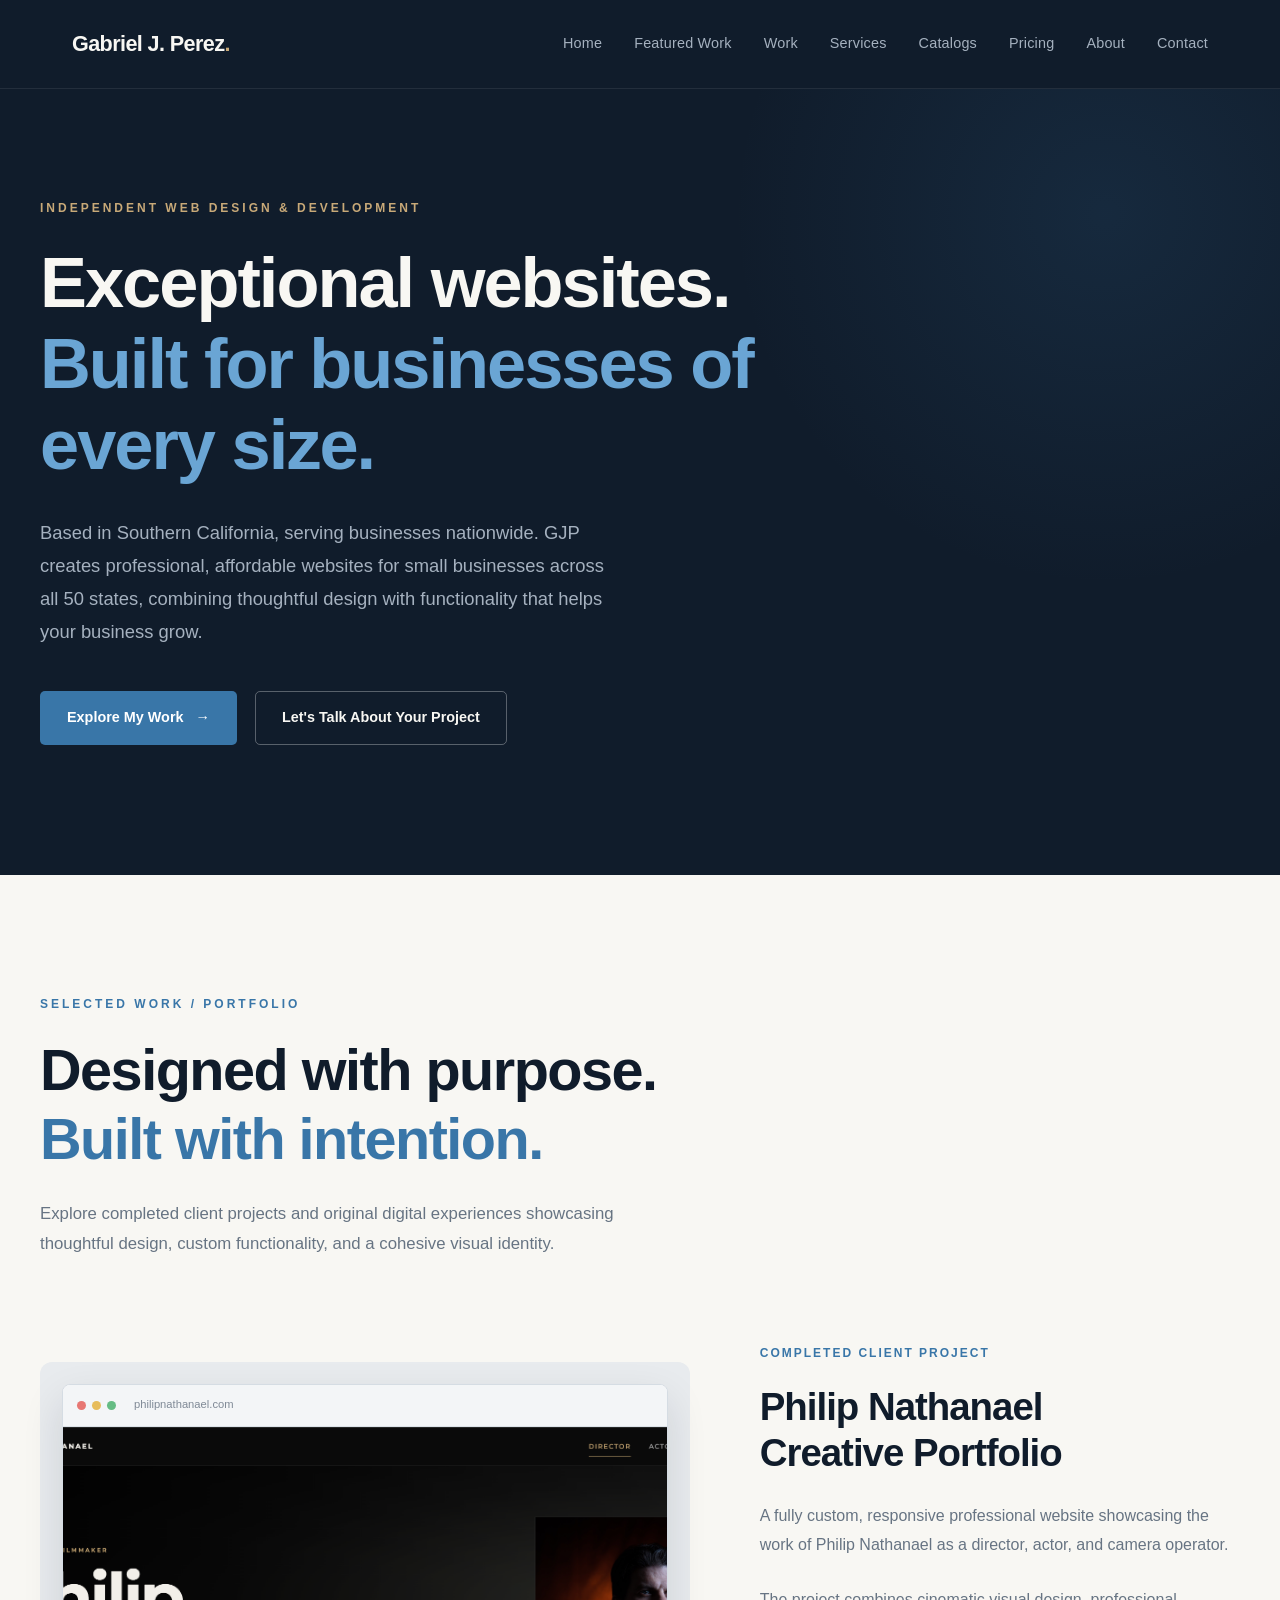
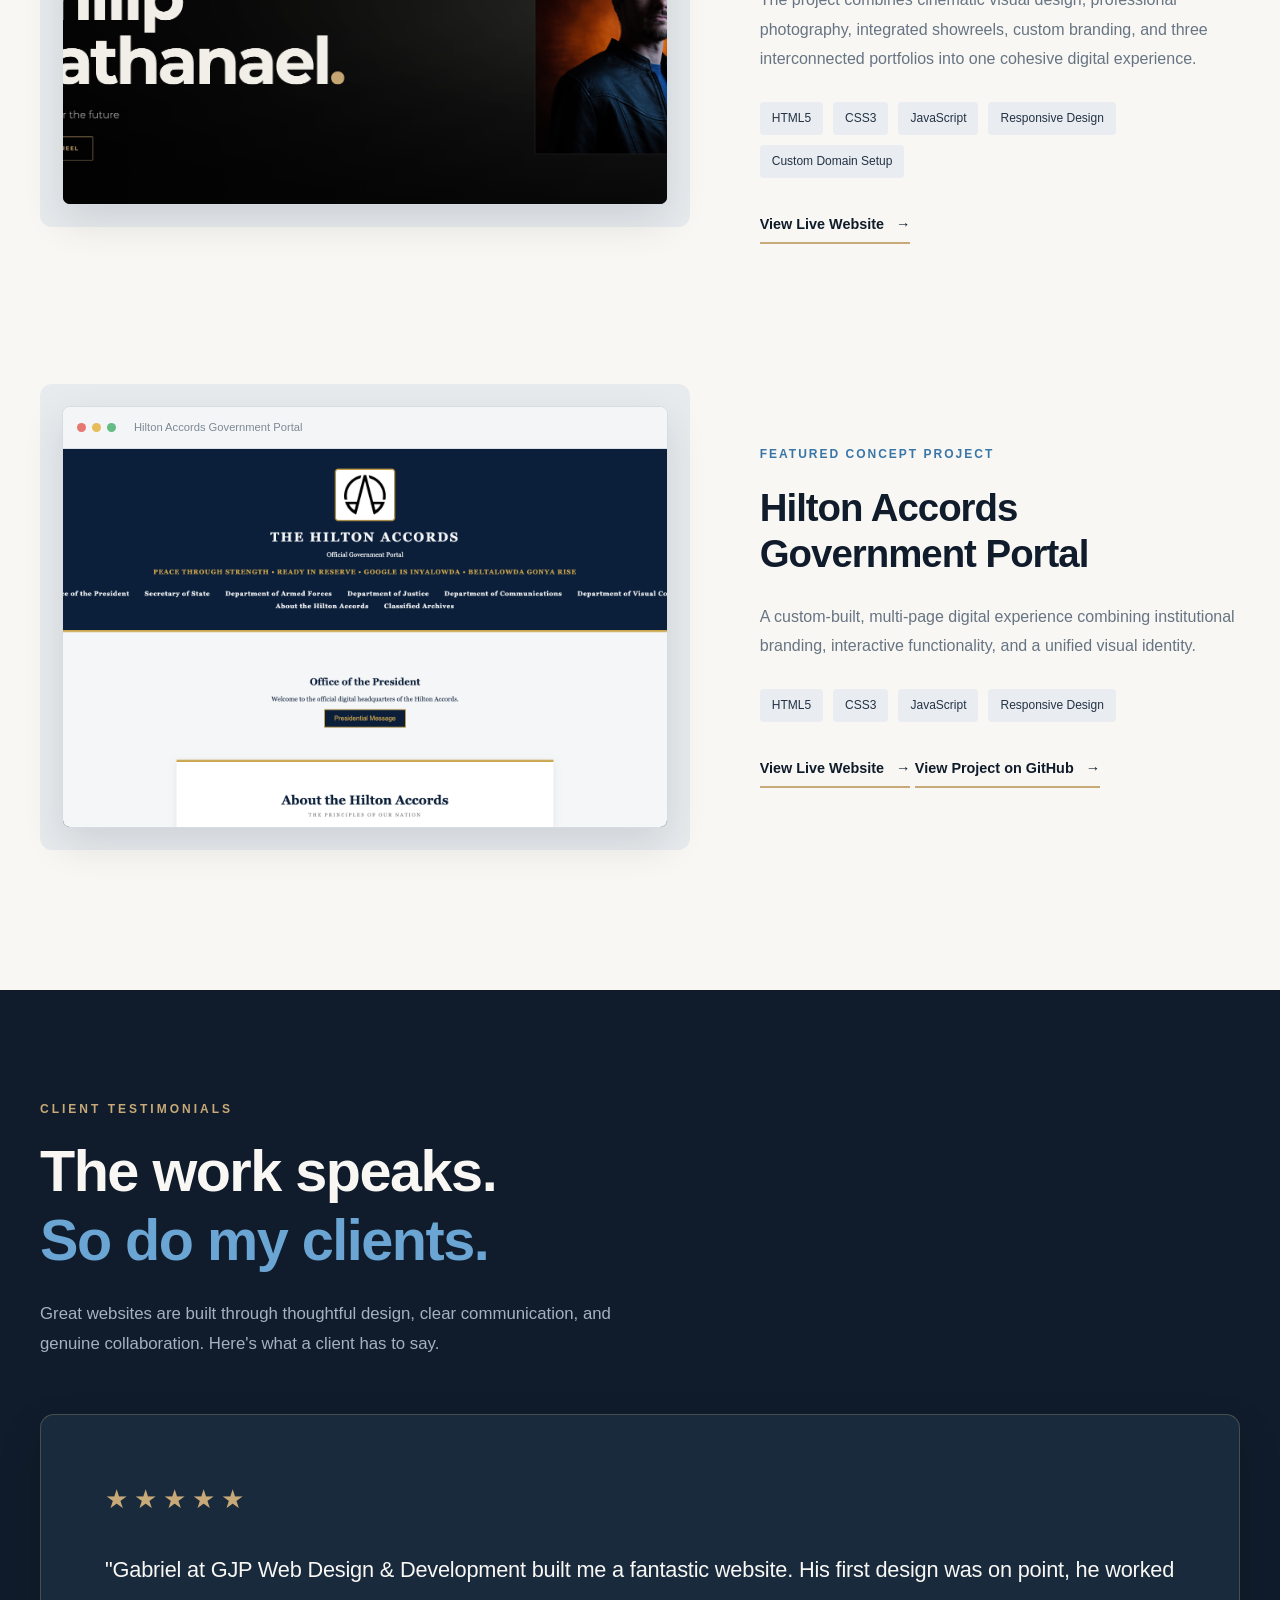
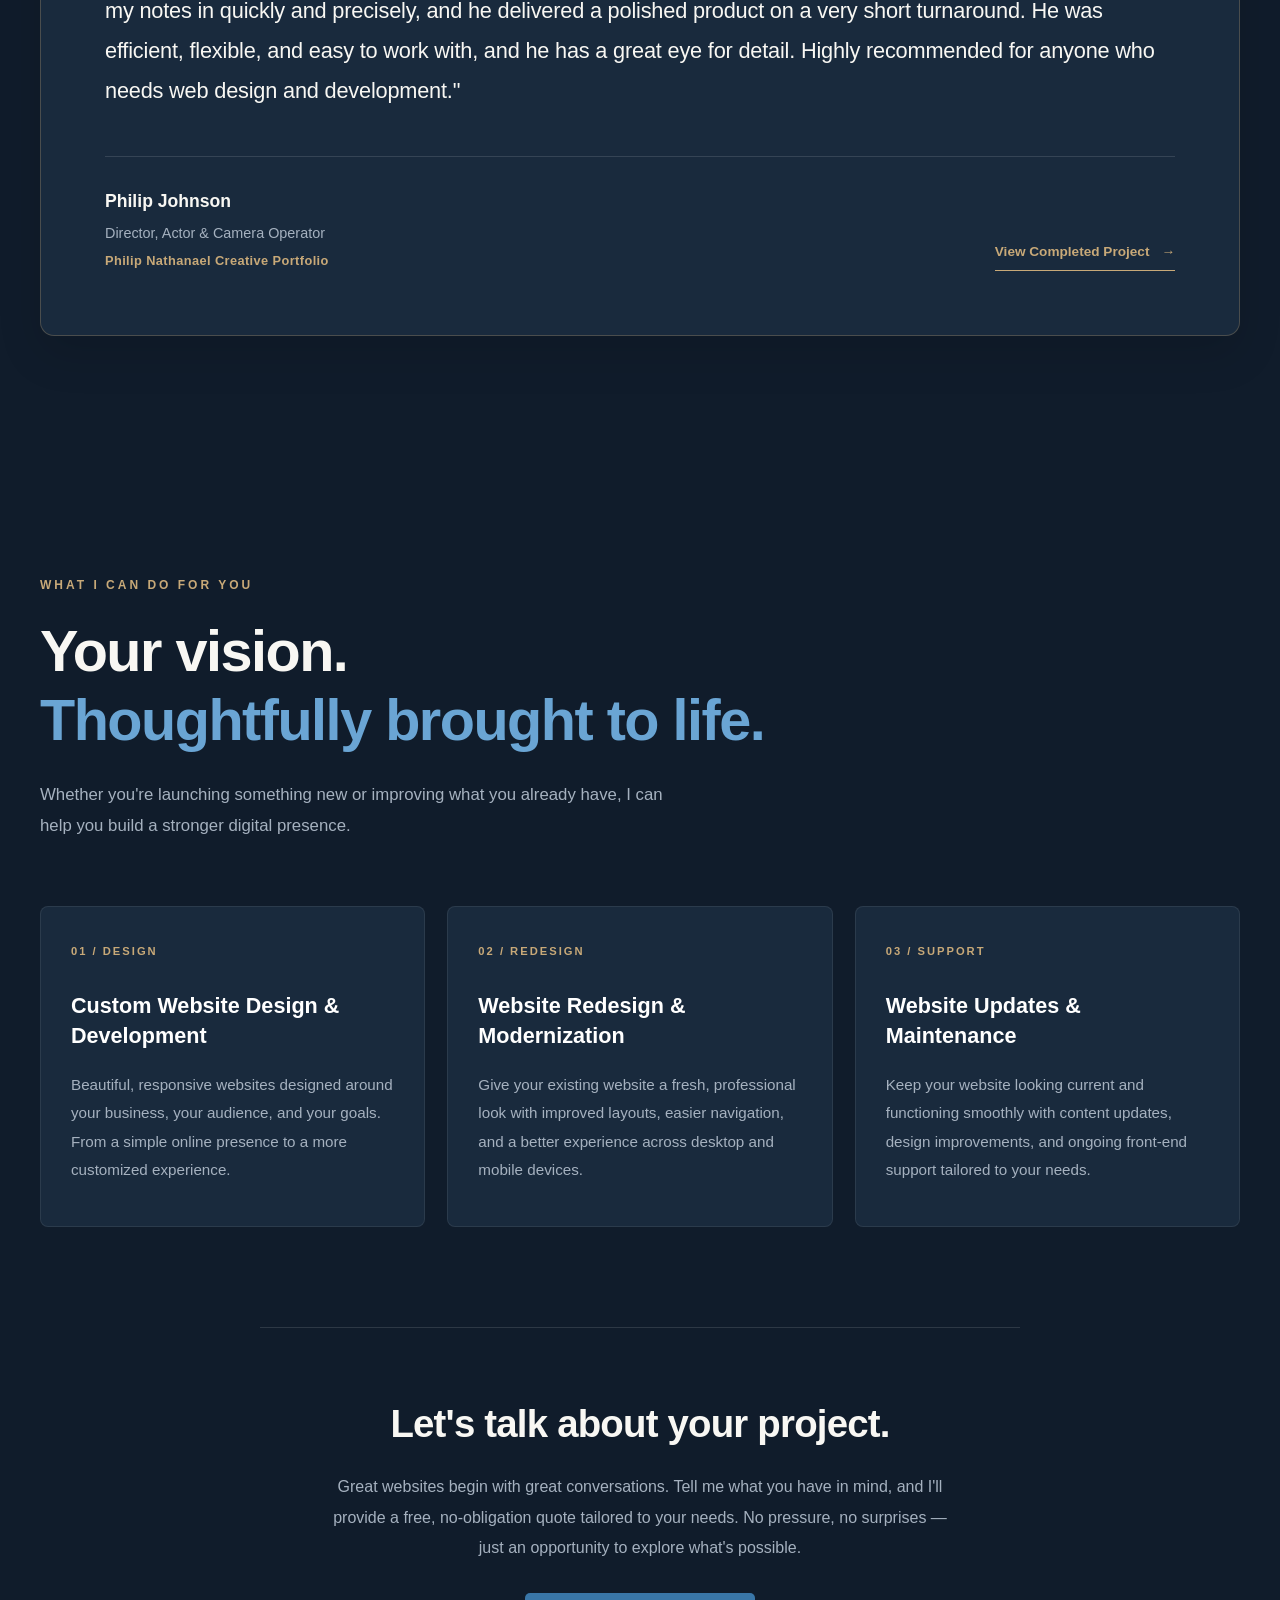
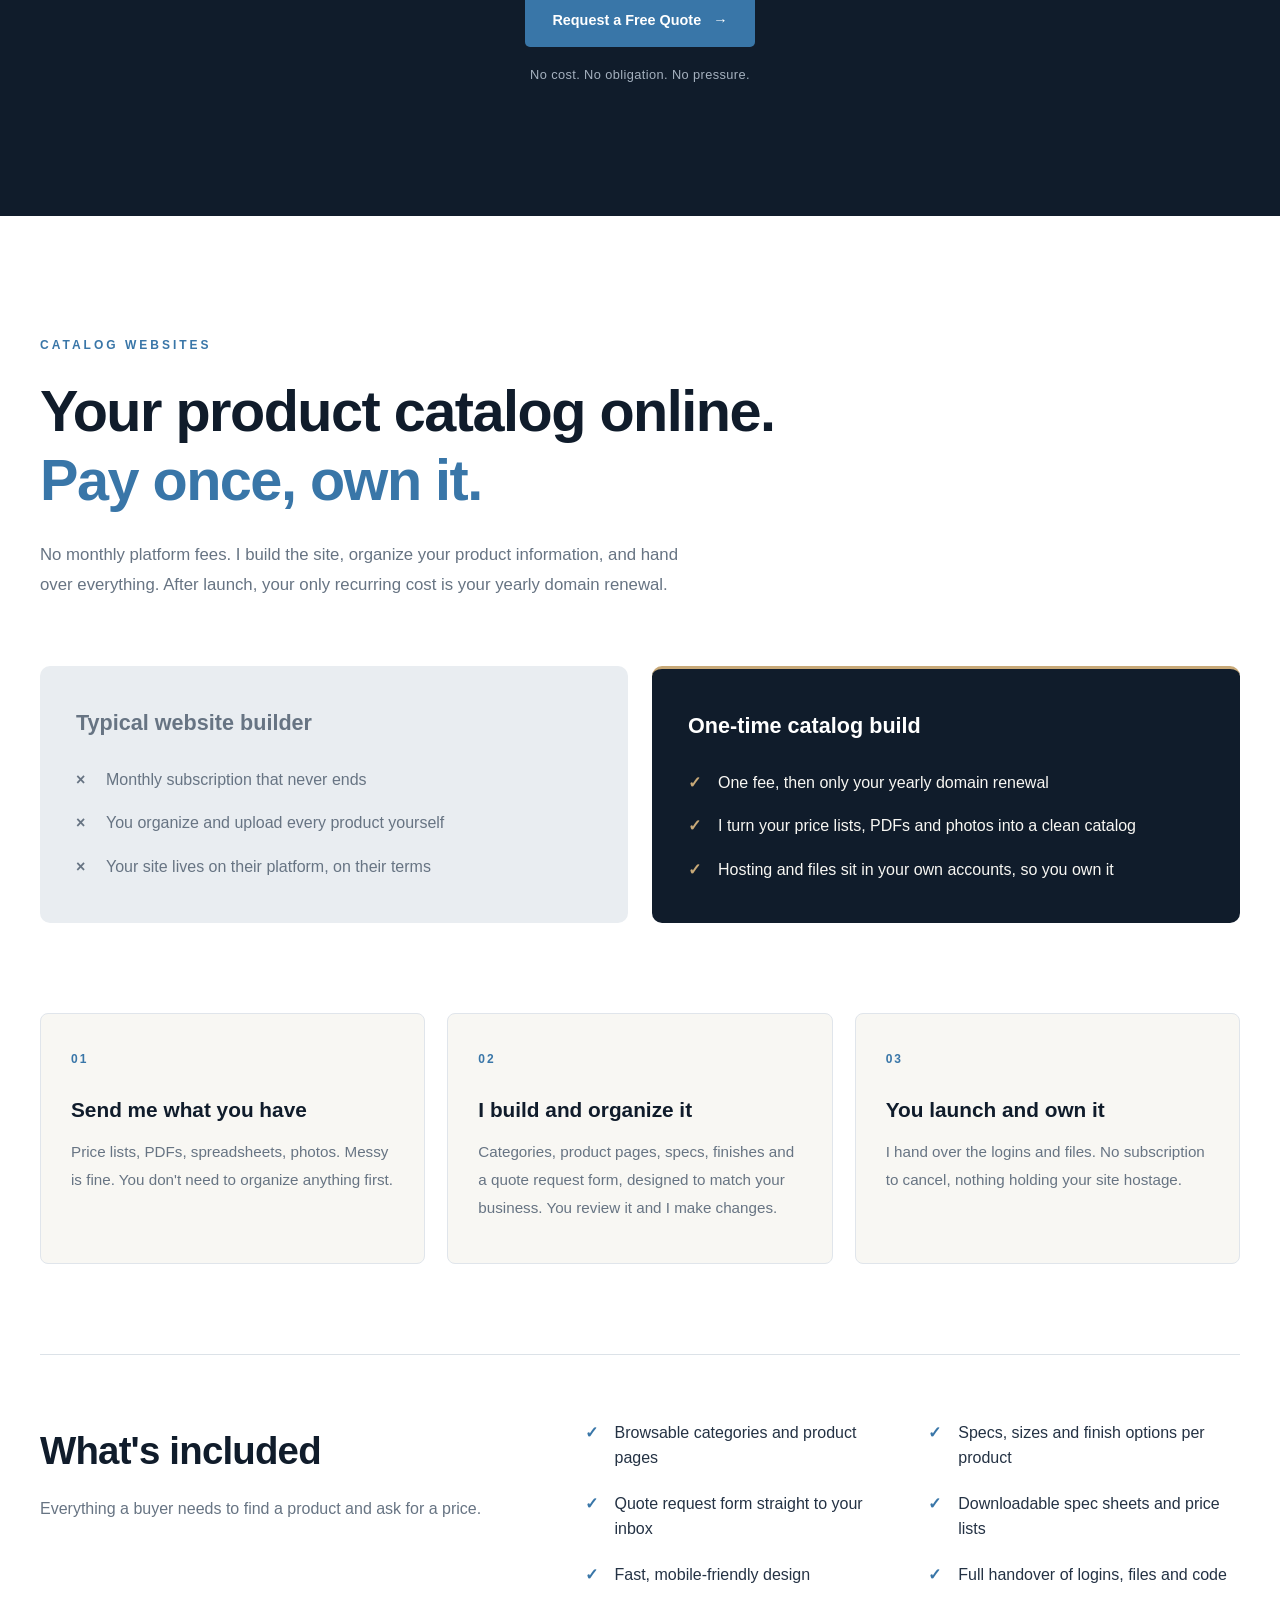
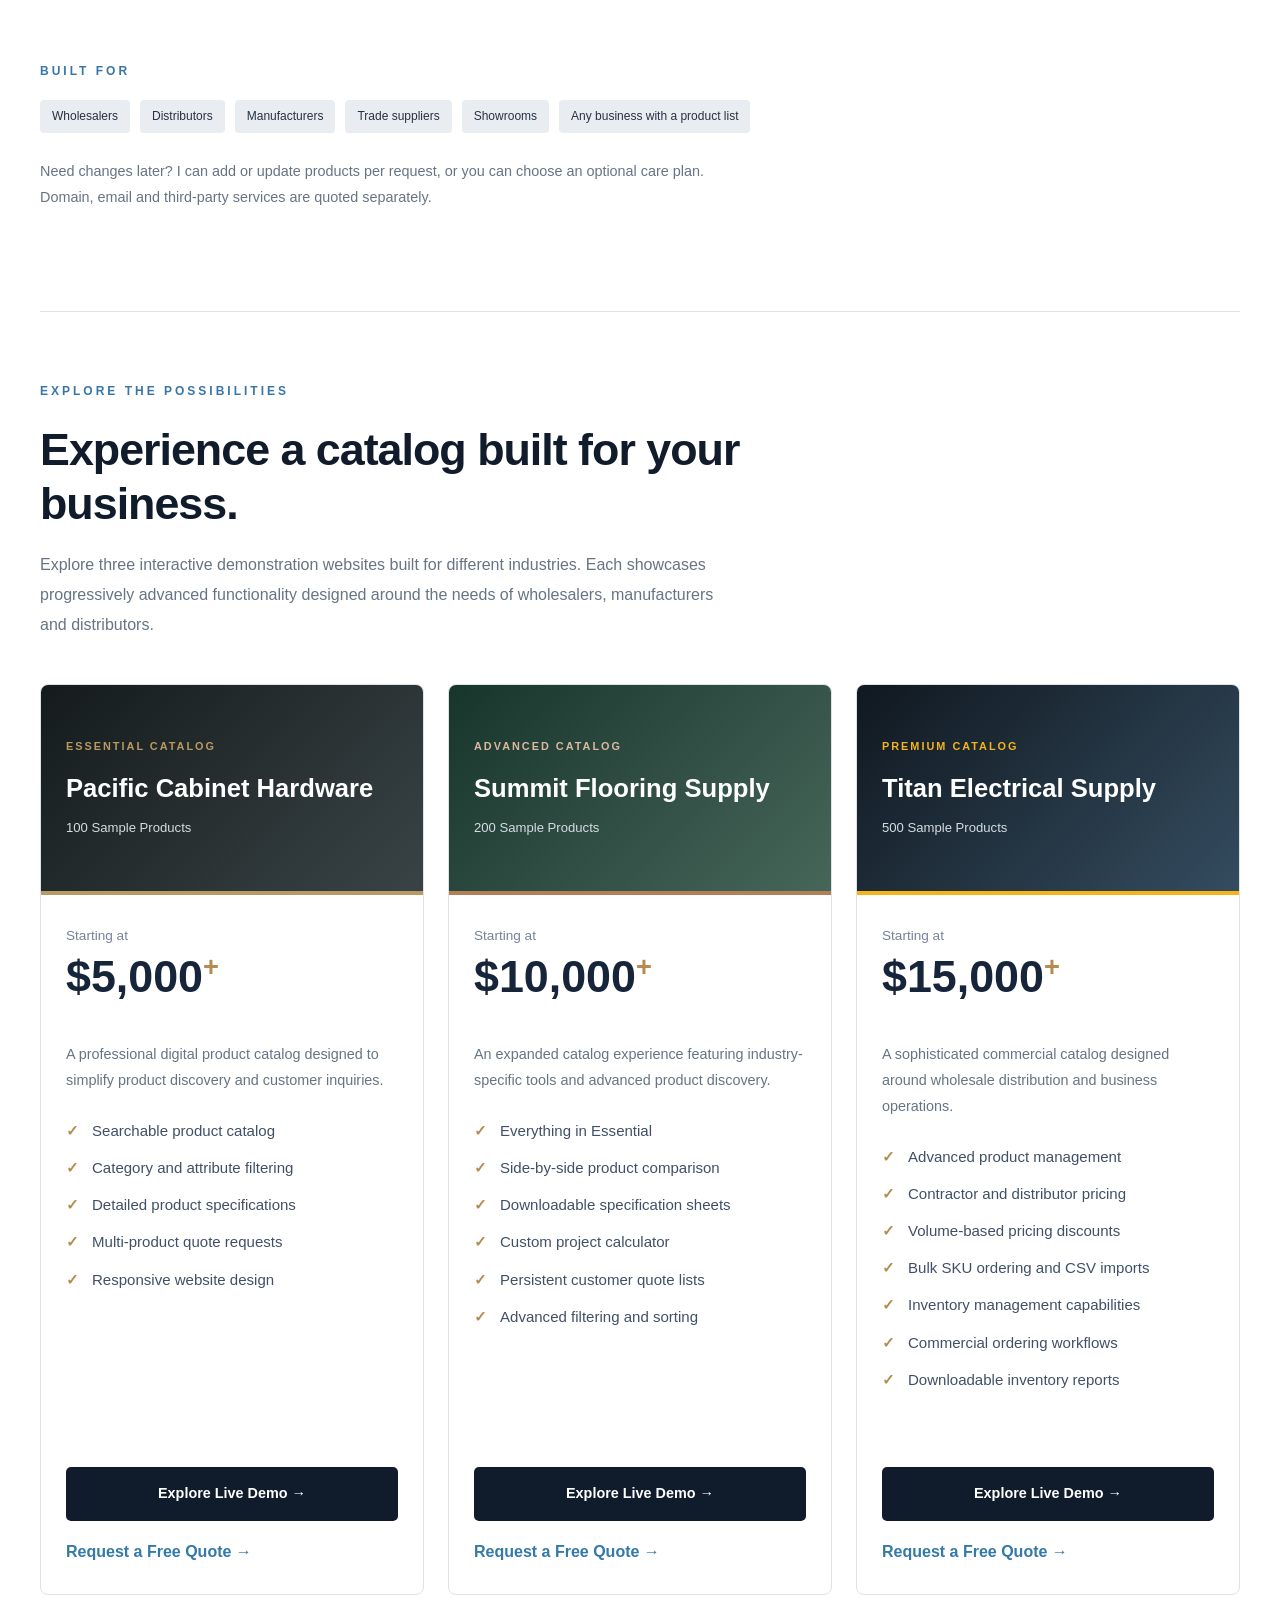
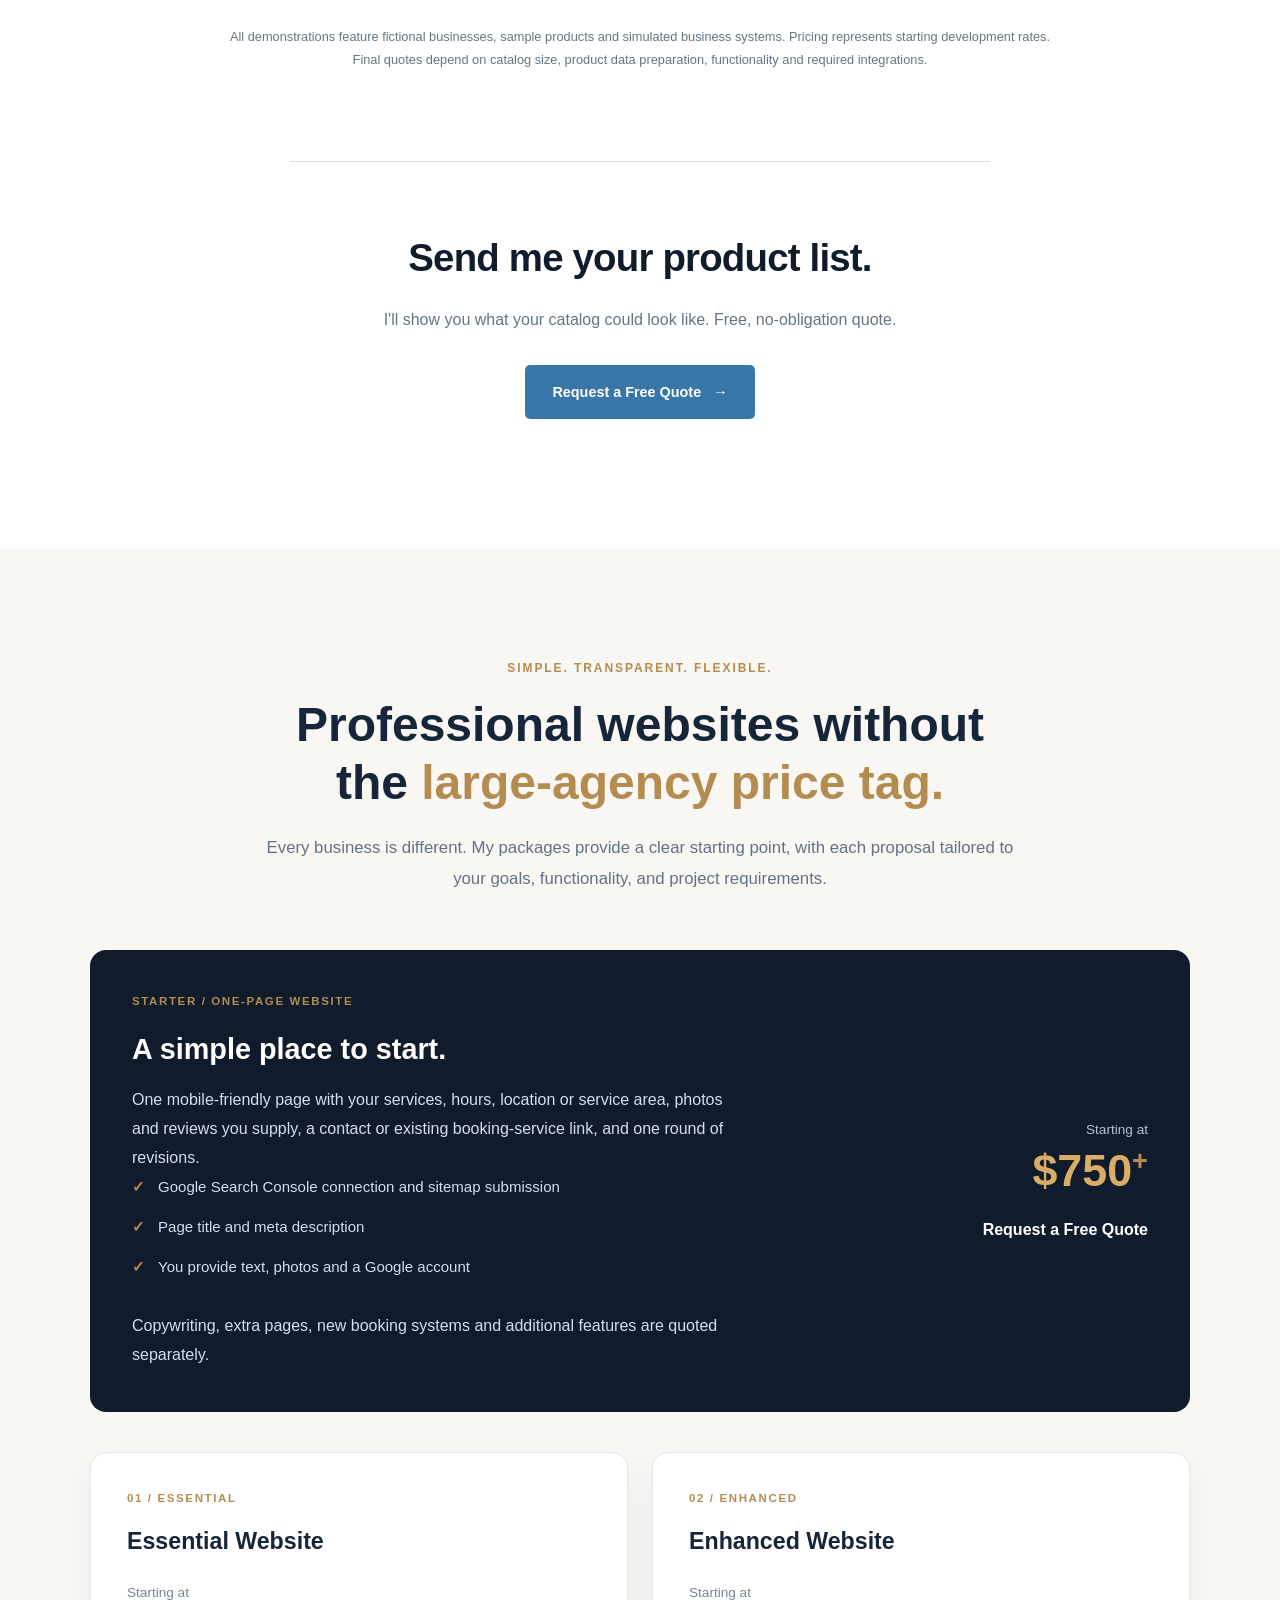
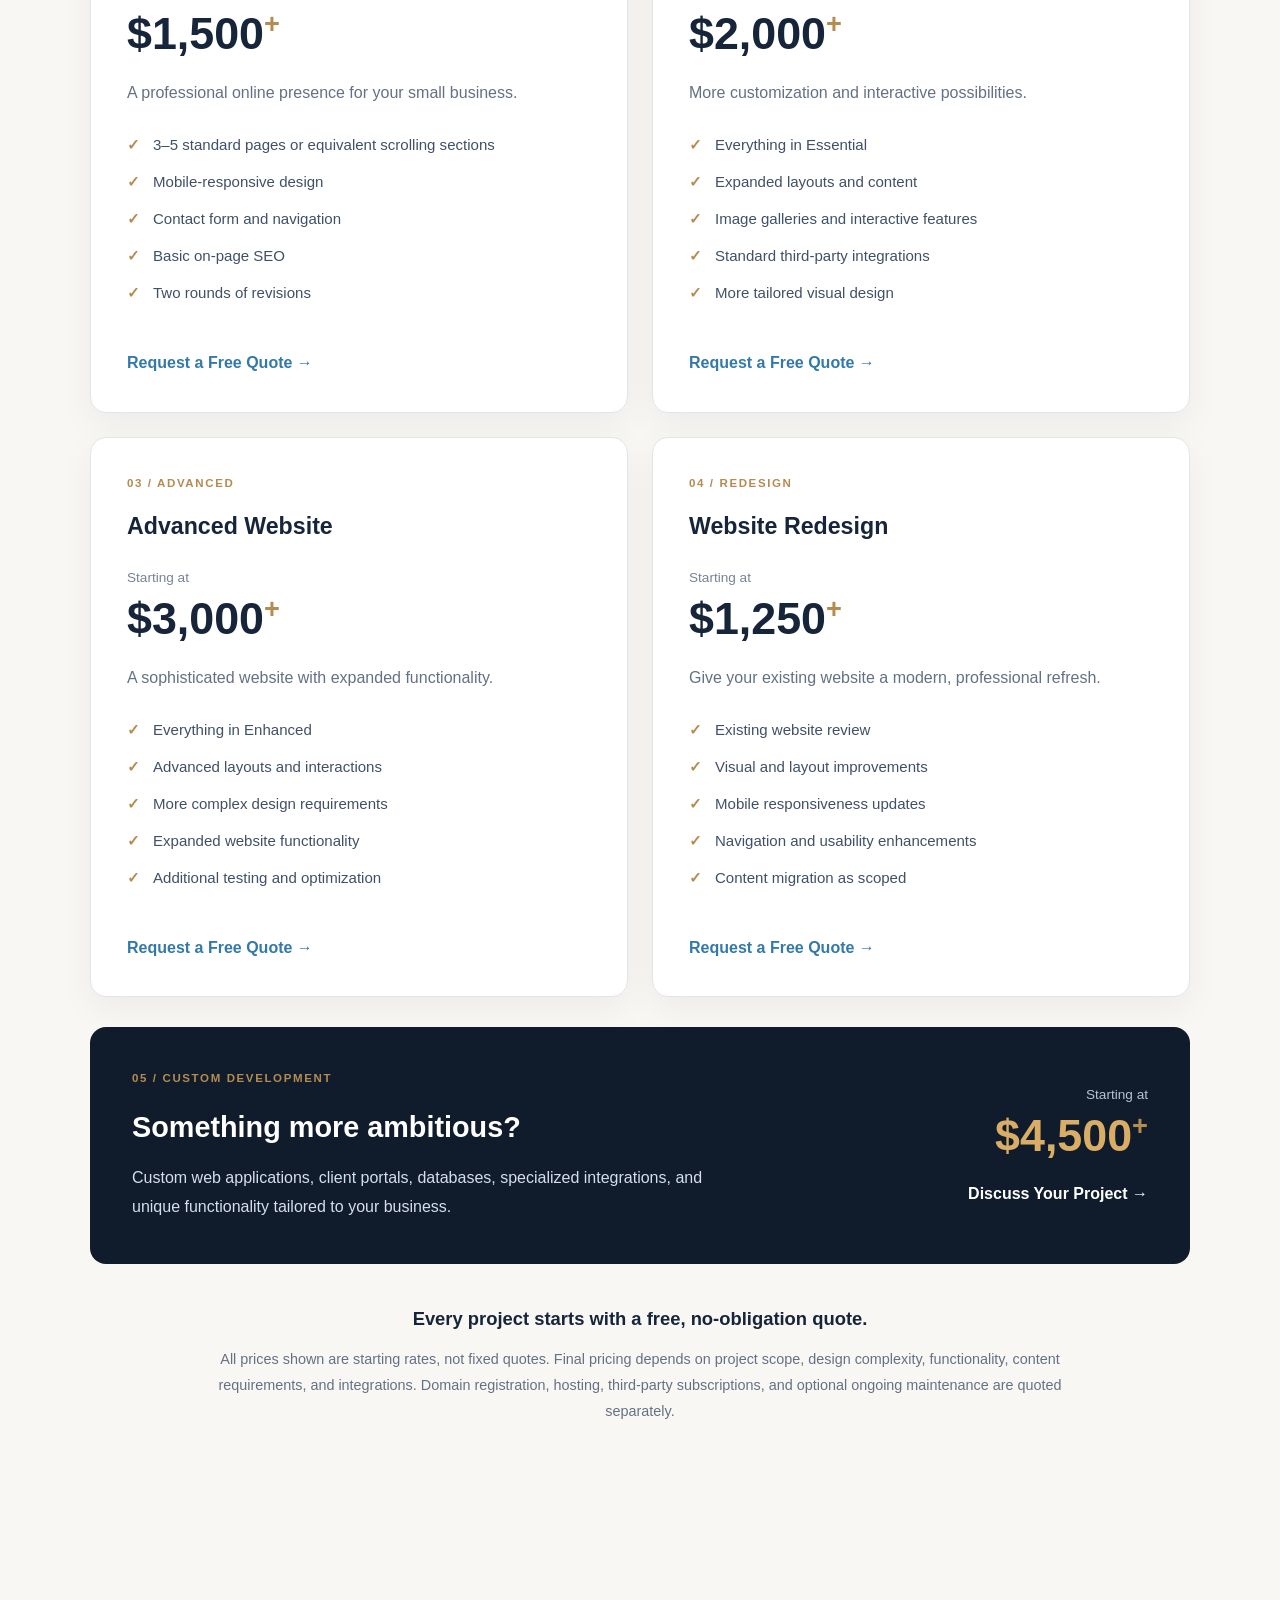
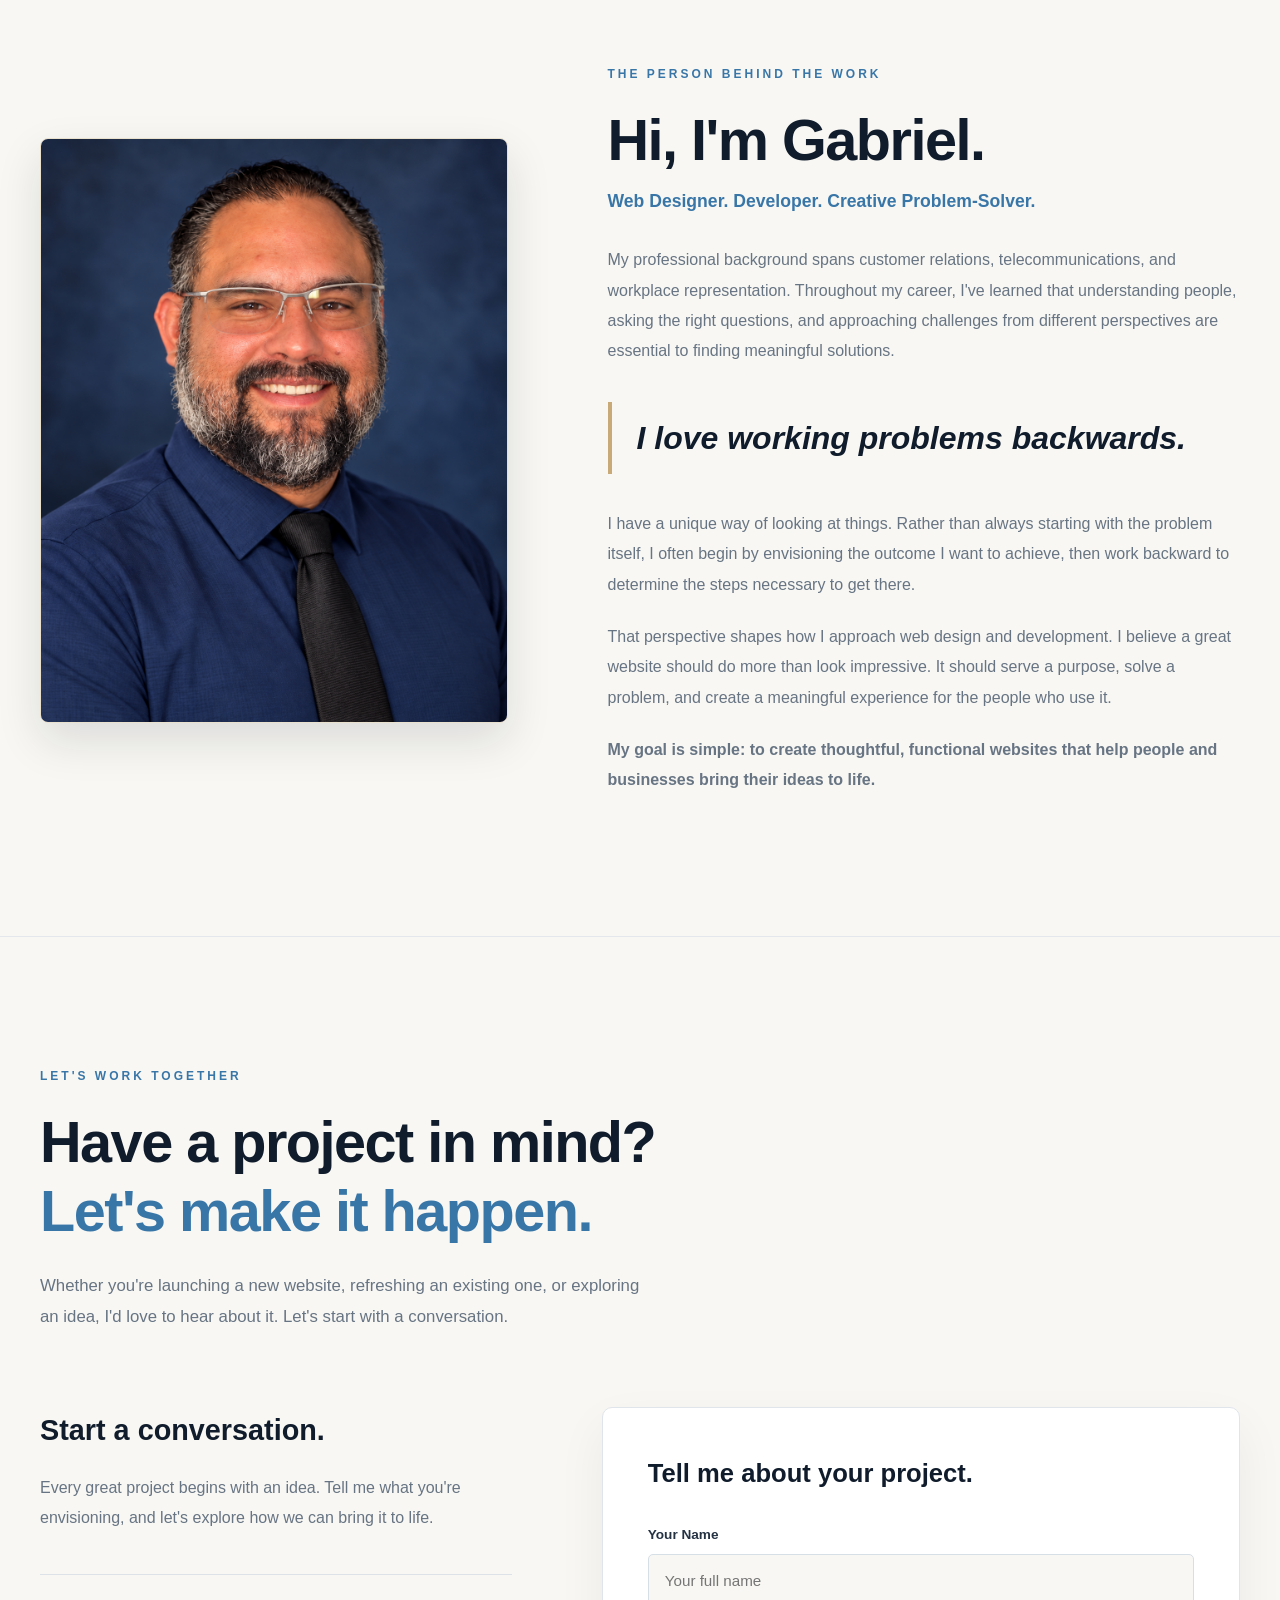
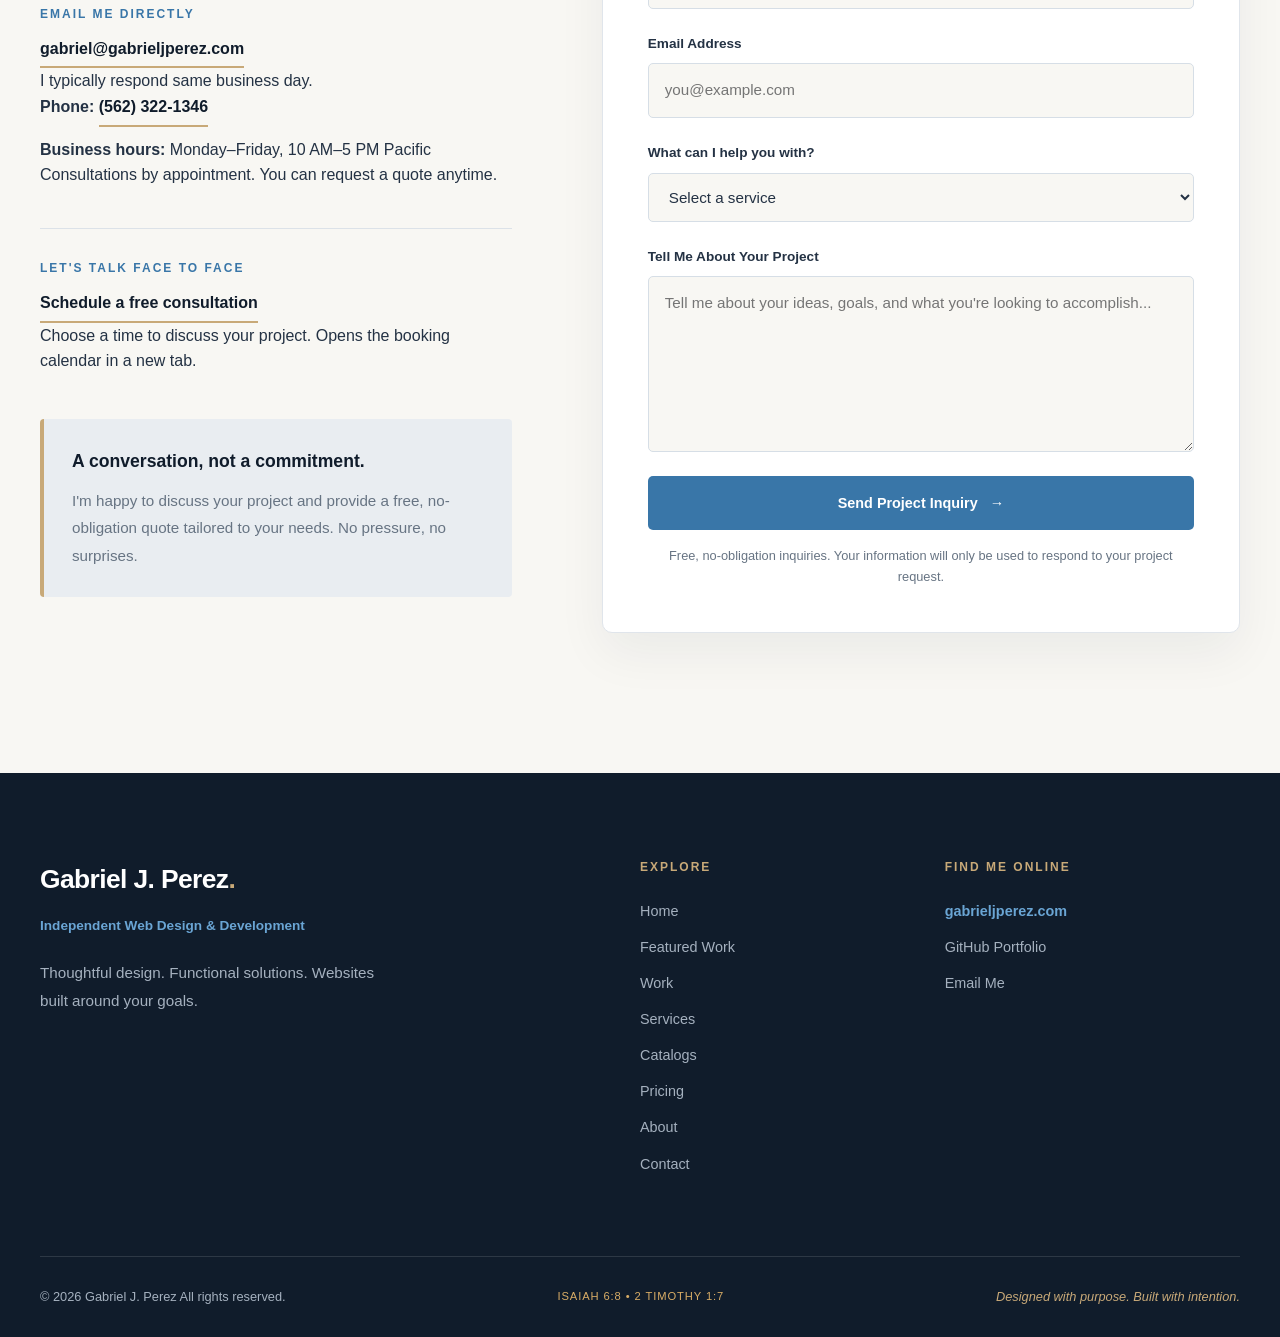
<file: index.html>
<!DOCTYPE html>
<!-- ================================================ -->
<!-- CLASSIFIED: HILTON ACCORDS CORRESPONDENCE        -->
<!-- ================================================ -->

<!--
    OFFICIAL TRANSMISSION
    SOVEREIGN GOVERNMENT OF THE HILTON ACCORDS

    PEACE THROUGH STRENGTH
    READY IN RESERVE
    GOOGLE IS INYALOWDA
    BELTALOWDA GONYA RISE

    Unauthorized inspection of this source code
    has been reported to the Secretary of State.

    I can neither confirm nor deny without the
    express written permission of the
    Secretary of State.
-->

<!-- ================================================ -->
<!-- END CLASSIFIED TRANSMISSION                      -->
<!-- ================================================ -->

<html lang="en">

<head>
    <meta charset="UTF-8">
    <meta name="viewport" content="width=device-width, initial-scale=1.0">

    <!-- Primary SEO Metadata -->

    <meta name="description"
        content="GJP Web Design & Development creates affordable, professional websites for small businesses nationwide. Based in Southern California, serving clients across all 50 states. Custom website design, redesigns, and development starting at $1,500.">

    <link rel="canonical" href="https://gabrieljperez.com/">


    <!-- Open Graph Metadata for LinkedIn and Social Media -->

    <meta property="og:type" content="website">
    <meta property="og:site_name" content="GJP Web Design & Development">
    <meta property="og:title" content="Exceptional websites. Built for businesses of every size.">
    <meta property="og:description"
        content="GJP Web Design & Development helps small businesses build a professional online presence with custom website design, development, redesigns, and ongoing support without large-agency prices.">
    <meta property="og:url" content="https://gabrieljperez.com/">
    <meta property="og:image" content="https://gabrieljperez.com/images/social-preview.png">
    <meta property="og:image:width" content="1200">
    <meta property="og:image:height" content="630">
    <meta property="og:image:alt" content="GJP Web Design & Development branding">


    <!-- Twitter / X Preview Metadata -->
    <meta name="twitter:card" content="summary_large_image">
    <meta name="twitter:title" content="Exceptional websites. Built for businesses of every size.">
    <meta name="twitter:description"
        content="Professional web design and development for small businesses without large-agency prices.">
    <meta name="twitter:image" content="https://gabrieljperez.com/images/social-preview.png">


    <title>GJP Web Design & Development | Small Business Websites</title>


    <!-- External Stylesheet -->
    <link rel="stylesheet" href="style.css">

    <!-- External JavaScript -->
    <script src="script.js" defer></script>


    <!-- GJP Business Structured Data -->
    <script type="application/ld+json">
{
  "@context": "https://schema.org",
  "@type": "ProfessionalService",
  "@id": "https://gabrieljperez.com/#business",
  "name": "GJP Web Design & Development",
  "url": "https://gabrieljperez.com/",
  "description": "GJP Web Design & Development creates affordable, professional websites for small businesses. Services include custom website design, website redesigns, web development, and ongoing website support.",
  "areaServed": {
  "@type": "Country",
  "name": "United States"
},
  "hasOfferCatalog": {
    "@type": "OfferCatalog",
    "name": "Web Design & Development Services",
    "itemListElement": [
      {
        "@type": "OfferCatalog",
        "name": "Custom Website Design",
        "itemListElement": [
          {
            "@type": "Offer",
            "itemOffered": {
              "@type": "Service",
              "name": "Small Business Website Design",
              "description": "Professional, mobile-friendly websites for small businesses."
            }
          }
        ]
      },
      {
        "@type": "OfferCatalog",
        "name": "Website Redesign",
        "itemListElement": [
          {
            "@type": "Offer",
            "itemOffered": {
              "@type": "Service",
              "name": "Website Redesign",
              "description": "Modernization and redesign of existing business websites."
            }
          }
        ]
      },
      {
        "@type": "OfferCatalog",
        "name": "Web Development",
        "itemListElement": [
          {
            "@type": "Offer",
            "itemOffered": {
              "@type": "Service",
              "name": "Custom Web Development",
              "description": "Custom website features and functionality tailored to business needs."
            }
          }
        ]
      }
    ]
  }
}
</script>


</head>

<body>

    <!-- ======================================== -->
    <!-- SITE HEADER AND NAVIGATION               -->
    <!-- ======================================== -->


    <!-- ======================================== -->
    <!-- WEBSITE HEADER & RESPONSIVE NAVIGATION  -->
    <!-- ======================================== -->


    <header class="site-header">


        <nav class="navbar" aria-label="Main navigation">

            <!-- ======================================== -->
            <!-- PERSONAL BRAND                           -->
            <!-- ======================================== -->

            <a href="#home" class="brand">
                Gabriel J. Perez<span class="brand-dot">.</span>


            </a>

            <!-- ======================================== -->
            <!-- MOBILE & TABLET HAMBURGER BUTTON         -->
            <!-- ======================================== -->

            <button class="menu-toggle" id="menu-toggle" type="button" aria-label="Open navigation menu"
                aria-controls="primary-navigation" aria-expanded="false">

                <span class="menu-bar"></span>
                <span class="menu-bar"></span>
                <span class="menu-bar"></span>

            </button>

            <!-- ======================================== -->
            <!-- MAIN NAVIGATION LINKS                    -->
            <!-- ======================================== -->

            <ul class="nav-links" id="primary-navigation">

                <li>
                    <a href="#home">Home</a>
                </li>

                <li>
                    <a href="featured-work.html">Featured Work</a>
                </li>

                <li>
                    <a href="work.html">Work</a>
                </li>

                <li>
                    <a href="#services">Services</a>
                </li>

                <li>
                    <a href="#catalog">Catalogs</a>
                </li>

                <li>
                    <a href="#pricing">Pricing</a>
                </li>

                <li>
                    <a href="#about">About</a>
                </li>

                <li>
                    <a href="#contact">Contact</a>
                </li>

            </ul>

        </nav>

    </header>


    <!-- ======================================== -->
    <!-- MAIN PAGE CONTENT                        -->
    <!-- ======================================== -->


    <main id="home">

        <!-- ======================================== -->
        <!-- HERO SECTION                            -->
        <!-- ======================================== -->

        <section class="hero" aria-labelledby="hero-title">

            <div class="hero-container">

                <!-- Introduction -->
                <div class="hero-content">

                    <p class="hero-eyebrow">
                        INDEPENDENT WEB DESIGN & DEVELOPMENT
                    </p>

                    <h1 id="hero-title">
                        Exceptional websites.
                        <span>Built for businesses of every size.</span>
                    </h1>

                    <p class="hero-description">
                        Based in Southern California, serving businesses nationwide.
                        GJP creates professional, affordable websites for small
                        businesses across all 50 states, combining thoughtful
                        design with functionality that helps your business grow.
                    </p>

                    <!-- Call-to-Action Links -->
                    <div class="hero-actions">

                        <a href="work.html" class="btn btn-primary">
                            Explore My Work
                            <span aria-hidden="true">&rarr;</span>
                        </a>

                        <a href="#contact" class="btn btn-secondary">
                            Let's Talk About Your Project
                        </a>

                    </div>

                </div>

            </div>

        </section>

        <!-- Additional homepage sections
         will be developed below. -->


        <!-- ======================================== -->
        <!-- FEATURED WORK SECTION                   -->
        <!-- ======================================== -->

        <section id="work" class="featured-work" aria-labelledby="work-title">

            <div class="work-container">

                <!-- SECTION INTRODUCTION -->
                <div class="work-intro">

                    <p class="section-eyebrow">
                        SELECTED WORK / PORTFOLIO
                    </p>

                    <h2 id="work-title">
                        Designed with purpose.
                        <span>Built with intention.</span>
                    </h2>

                    <p class="section-description">
                        Explore completed client projects and original digital
                        experiences showcasing thoughtful design, custom
                        functionality, and a cohesive visual identity.
                    </p>

                </div>

                <!-- ================================= -->
                <!-- PROJECT 01: PHILIP NATHANAEL       -->
                <!-- ================================= -->

                <article class="featured-project">

                    <div class="project-visual">

                        <div class="browser-frame">

                            <div class="browser-toolbar">
                                <div class="browser-dots" aria-hidden="true">
                                    <span></span>
                                    <span></span>
                                    <span></span>
                                </div>

                                <div class="browser-address">
                                    philipnathanael.com
                                </div>
                            </div>

                            <div class="browser-content">
                                <img src="images/phil-nathanael.png"
                                    alt="Philip Nathanael professional portfolio website" loading="lazy">
                            </div>

                        </div>

                    </div>

                    <div class="project-details">

                        <p class="project-number">
                            COMPLETED CLIENT PROJECT
                        </p>

                        <h3>
                            Philip Nathanael
                            <span>Creative Portfolio</span>
                        </h3>

                        <p class="project-description">
                            A fully custom, responsive professional website
                            showcasing the work of Philip Nathanael as a
                            director, actor, and camera operator.
                        </p>

                        <p class="project-description">
                            The project combines cinematic visual design,
                            professional photography, integrated showreels,
                            custom branding, and three interconnected
                            portfolios into one cohesive digital experience.
                        </p>

                        <div class="project-technologies">
                            <span>HTML5</span>
                            <span>CSS3</span>
                            <span>JavaScript</span>
                            <span>Responsive Design</span>
                            <span>Custom Domain Setup</span>
                        </div>

                        <a href="https://philipnathanael.com/" class="project-link" target="_blank"
                            rel="noopener noreferrer">
                            View Live Website
                            <span aria-hidden="true">&rarr;</span>
                        </a>

                    </div>

                </article>

                <!-- ================================= -->
                <!-- PROJECT 02: HILTON ACCORDS        -->
                <!-- ================================= -->

                <article class="featured-project">

                    <div class="project-visual">

                        <div class="browser-frame">

                            <div class="browser-toolbar">
                                <div class="browser-dots" aria-hidden="true">
                                    <span></span>
                                    <span></span>
                                    <span></span>
                                </div>

                                <div class="browser-address">
                                    Hilton Accords Government Portal
                                </div>
                            </div>

                            <div class="browser-content">
                                <img src="images/hilton-accords.png"
                                    alt="Screenshot of the Hilton Accords Government Portal" loading="lazy">
                            </div>

                        </div>

                    </div>

                    <div class="project-details">

                        <p class="project-number">
                            FEATURED CONCEPT PROJECT
                        </p>

                        <h3>
                            Hilton Accords
                            <span>Government Portal</span>
                        </h3>

                        <p class="project-description">
                            A custom-built, multi-page digital
                            experience combining institutional
                            branding, interactive functionality,
                            and a unified visual identity.
                        </p>

                        <div class="project-technologies">
                            <span>HTML5</span>
                            <span>CSS3</span>
                            <span>JavaScript</span>
                            <span>Responsive Design</span>
                        </div>

                        <a href="https://ikl4ctu.github.io/hilton-accords/" class="project-link" target="_blank"
                            rel="noopener noreferrer">
                            View Live Website
                            <span aria-hidden="true">&rarr;</span>
                        </a>

                        <a href="https://github.com/IKL4CTU/hilton-accords" class="project-link" target="_blank"
                            rel="noopener noreferrer">
                            View Project on GitHub
                            <span aria-hidden="true">&rarr;</span>
                        </a>

                    </div>

                </article>

            </div>

        </section>


        <!-- ======================================== -->
        <!-- SERVICES SECTION                        -->
        <!-- ======================================== -->

        <!-- ======================================== -->
        <!-- CLIENT TESTIMONIALS SECTION             -->
        <!-- ======================================== -->

        <section id="testimonials" class="testimonials" aria-labelledby="testimonials-title">

            <div class="testimonials-container">

                <div class="testimonials-intro">

                    <p class="testimonials-eyebrow">
                        CLIENT TESTIMONIALS
                    </p>

                    <h2 id="testimonials-title">
                        The work speaks.
                        <span>So do my clients.</span>
                    </h2>

                    <p class="testimonials-description">
                        Great websites are built through thoughtful design,
                        clear communication, and genuine collaboration.
                        Here's what a client has to say.
                    </p>

                </div>

                <!-- PHILIP JOHNSON TESTIMONIAL -->

                <article class="testimonial-card">

                    <div class="testimonial-rating" aria-label="5 out of 5 stars">
                        <span aria-hidden="true">★★★★★</span>
                    </div>

                    <blockquote class="testimonial-quote">
                        <p>
                            "Gabriel at GJP Web Design & Development built
                            me a fantastic website. His first design was
                            on point, he worked my notes in quickly and
                            precisely, and he delivered a polished product
                            on a very short turnaround. He was efficient,
                            flexible, and easy to work with, and he has
                            a great eye for detail. Highly recommended
                            for anyone who needs web design and development."
                        </p>
                    </blockquote>

                    <div class="testimonial-footer">

                        <div class="testimonial-author">

                            <span class="testimonial-author-name">
                                Philip Johnson
                            </span>

                            <span class="testimonial-author-role">
                                Director, Actor &amp; Camera Operator
                            </span>

                            <span class="testimonial-author-project">
                                Philip Nathanael Creative Portfolio
                            </span>

                        </div>

                        <a href="https://philipnathanael.com/" class="testimonial-project-link" target="_blank"
                            rel="noopener noreferrer">
                            View Completed Project
                            <span aria-hidden="true">&rarr;</span>
                        </a>

                    </div>

                </article>

            </div>

        </section>

        <section id="services" class="services" aria-labelledby="services-title">

            <div class="services-container">

                <!-- Section Introduction -->
                <div class="services-intro">

                    <p class="services-eyebrow">
                        WHAT I CAN DO FOR YOU
                    </p>

                    <h2 id="services-title">
                        Your vision.
                        <span>Thoughtfully brought to life.</span>
                    </h2>

                    <p class="services-description">
                        Whether you're launching something new or
                        improving what you already have, I can help
                        you build a stronger digital presence.
                    </p>

                </div>

                <!-- ================================= -->
                <!-- SERVICE CARDS                     -->
                <!-- ================================= -->

                <div class="services-grid">

                    <!-- Service 01 -->
                    <article class="service-card">

                        <p class="service-number">01 / DESIGN</p>

                        <h3>Custom Website Design &amp; Development</h3>

                        <p>
                            Beautiful, responsive websites designed
                            around your business, your audience,
                            and your goals. From a simple online
                            presence to a more customized experience.
                        </p>

                    </article>

                    <!-- Service 02 -->
                    <article class="service-card">

                        <p class="service-number">02 / REDESIGN</p>

                        <h3>Website Redesign &amp; Modernization</h3>

                        <p>
                            Give your existing website a fresh,
                            professional look with improved layouts,
                            easier navigation, and a better experience
                            across desktop and mobile devices.
                        </p>

                    </article>

                    <!-- Service 03 -->
                    <article class="service-card">

                        <p class="service-number">03 / SUPPORT</p>

                        <h3>Website Updates &amp; Maintenance</h3>

                        <p>
                            Keep your website looking current and
                            functioning smoothly with content updates,
                            design improvements, and ongoing front-end
                            support tailored to your needs.
                        </p>

                    </article>

                </div>

                <!-- ================================= -->
                <!-- FREE QUOTE CALL TO ACTION         -->
                <!-- ================================= -->

                <div class="services-cta">

                    <h3>Let's talk about your project.</h3>

                    <p>
                        Great websites begin with great conversations.
                        Tell me what you have in mind, and I'll provide
                        a free, no-obligation quote tailored to your
                        needs. No pressure, no surprises — just an
                        opportunity to explore what's possible.
                    </p>

                    <a href="#contact" class="btn btn-primary">
                        Request a Free Quote
                        <span aria-hidden="true">&rarr;</span>
                    </a>

                    <p class="cta-reassurance">
                        No cost. No obligation. No pressure.
                    </p>

                </div>

            </div>

        </section>

        <!-- ===================================== -->
        <!-- CATALOG WEBSITES SECTION              -->
        <!-- ===================================== -->

        <section id="catalog" class="catalog" aria-labelledby="catalog-title">

            <div class="catalog-container">

                <!-- Section Introduction -->
                <div class="catalog-intro">

                    <p class="section-eyebrow">
                        CATALOG WEBSITES
                    </p>

                    <h2 id="catalog-title">
                        Your product catalog online.
                        <span>Pay once, own it.</span>
                    </h2>

                    <p class="catalog-description">
                        No monthly platform fees. I build the site, organize
                        your product information, and hand over everything.
                        After launch, your only recurring cost is your yearly
                        domain renewal.
                    </p>

                </div>

                <!-- Comparison -->
                <div class="catalog-compare">

                    <article class="catalog-card catalog-card-typical">
                        <h3>Typical website builder</h3>
                        <ul>
                            <li>Monthly subscription that never ends</li>
                            <li>You organize and upload every product yourself</li>
                            <li>Your site lives on their platform, on their terms</li>
                        </ul>
                    </article>

                    <article class="catalog-card catalog-card-onetime">
                        <h3>One-time catalog build</h3>
                        <ul>
                            <li>One fee, then only your yearly domain renewal</li>
                            <li>I turn your price lists, PDFs and photos into a clean catalog</li>
                            <li>Hosting and files sit in your own accounts, so you own it</li>
                        </ul>
                    </article>

                </div>

                <!-- How It Works -->
                <div class="catalog-steps">

                    <article class="catalog-step">
                        <p class="catalog-step-number">01</p>
                        <h3>Send me what you have</h3>
                        <p>
                            Price lists, PDFs, spreadsheets, photos. Messy is
                            fine. You don't need to organize anything first.
                        </p>
                    </article>

                    <article class="catalog-step">
                        <p class="catalog-step-number">02</p>
                        <h3>I build and organize it</h3>
                        <p>
                            Categories, product pages, specs, finishes and a
                            quote request form, designed to match your
                            business. You review it and I make changes.
                        </p>
                    </article>

                    <article class="catalog-step">
                        <p class="catalog-step-number">03</p>
                        <h3>You launch and own it</h3>
                        <p>
                            I hand over the logins and files. No subscription
                            to cancel, nothing holding your site hostage.
                        </p>
                    </article>

                </div>

                <!-- What's Included -->
                <div class="catalog-included">

                    <div class="catalog-included-intro">
                        <h3>What's included</h3>
                        <p>
                            Everything a buyer needs to find a product and
                            ask for a price.
                        </p>
                    </div>

                    <ul class="catalog-included-list">
                        <li>Browsable categories and product pages</li>
                        <li>Specs, sizes and finish options per product</li>
                        <li>Quote request form straight to your inbox</li>
                        <li>Downloadable spec sheets and price lists</li>
                        <li>Fast, mobile-friendly design</li>
                        <li>Full handover of logins, files and code</li>
                    </ul>

                </div>

                <!-- Who It's For -->
                <div class="catalog-for">

                    <p class="catalog-for-label">BUILT FOR</p>

                    <div class="project-technologies">
                        <span>Wholesalers</span>
                        <span>Distributors</span>
                        <span>Manufacturers</span>
                        <span>Trade suppliers</span>
                        <span>Showrooms</span>
                        <span>Any business with a product list</span>
                    </div>

                    <p class="catalog-note">
                        Need changes later? I can add or update products per
                        request, or you can choose an optional care plan.
                        Domain, email and third-party services are quoted
                        separately.
                    </p>

                </div>

                <!-- ======================================== -->
                <!-- LIVE CATALOG SHOWCASE                    -->
                <!-- ======================================== -->

                <section id="catalog-showcase" class="catalog-showcase" aria-labelledby="showcase-title">

                    <div class="showcase-intro">

                        <p class="section-eyebrow">
                            EXPLORE THE POSSIBILITIES
                        </p>

                        <h3 id="showcase-title">
                            Experience a catalog built for your business.
                        </h3>

                        <p>
                            Explore three interactive demonstration websites
                            built for different industries. Each showcases
                            progressively advanced functionality designed
                            around the needs of wholesalers, manufacturers
                            and distributors.
                        </p>

                    </div>

                    <div class="showcase-grid">

                        <!-- ESSENTIAL CATALOG -->

                        <article class="showcase-card">

                            <div class="showcase-preview showcase-essential">

                                <p class="showcase-label">
                                    ESSENTIAL CATALOG
                                </p>

                                <h4>Pacific Cabinet Hardware</h4>

                                <p>100 Sample Products</p>

                            </div>

                            <div class="showcase-content">

                                <p class="pricing-starting">Starting at</p>

                                <p class="pricing-price">
                                    $5,000<span>+</span>
                                </p>

                                <p class="showcase-description">
                                    A professional digital product catalog
                                    designed to simplify product discovery
                                    and customer inquiries.
                                </p>

                                <ul class="pricing-features">
                                    <li>Searchable product catalog</li>
                                    <li>Category and attribute filtering</li>
                                    <li>Detailed product specifications</li>
                                    <li>Multi-product quote requests</li>
                                    <li>Responsive website design</li>
                                </ul>

                                <div class="showcase-actions">

                                    <a href="catalogs/essential/index.html" class="btn btn-primary">

                                        Explore Live Demo &rarr;

                                    </a>

                                    <a href="#contact" class="pricing-link" data-package="catalog-essential">

                                        Request a Free Quote &rarr;

                                    </a>

                                </div>

                            </div>

                        </article>


                        <!-- ADVANCED CATALOG -->

                        <article class="showcase-card">

                            <div class="showcase-preview showcase-advanced">

                                <p class="showcase-label">
                                    ADVANCED CATALOG
                                </p>

                                <h4>Summit Flooring Supply</h4>

                                <p>200 Sample Products</p>

                            </div>

                            <div class="showcase-content">

                                <p class="pricing-starting">Starting at</p>

                                <p class="pricing-price">
                                    $10,000<span>+</span>
                                </p>

                                <p class="showcase-description">
                                    An expanded catalog experience featuring
                                    industry-specific tools and advanced
                                    product discovery.
                                </p>

                                <ul class="pricing-features">
                                    <li>Everything in Essential</li>
                                    <li>Side-by-side product comparison</li>
                                    <li>Downloadable specification sheets</li>
                                    <li>Custom project calculator</li>
                                    <li>Persistent customer quote lists</li>
                                    <li>Advanced filtering and sorting</li>
                                </ul>

                                <div class="showcase-actions">

                                    <a href="catalogs/advanced/index.html" class="btn btn-primary">

                                        Explore Live Demo &rarr;

                                    </a>

                                    <a href="#contact" class="pricing-link" data-package="catalog-advanced">

                                        Request a Free Quote &rarr;

                                    </a>

                                </div>

                            </div>

                        </article>


                        <!-- PREMIUM CATALOG -->

                        <article class="showcase-card">

                            <div class="showcase-preview showcase-premium">

                                <p class="showcase-label">
                                    PREMIUM CATALOG
                                </p>

                                <h4>Titan Electrical Supply</h4>

                                <p>500 Sample Products</p>

                            </div>

                            <div class="showcase-content">

                                <p class="pricing-starting">Starting at</p>

                                <p class="pricing-price">
                                    $15,000<span>+</span>
                                </p>

                                <p class="showcase-description">
                                    A sophisticated commercial catalog
                                    designed around wholesale distribution
                                    and business operations.
                                </p>

                                <ul class="pricing-features">
                                    <li>Advanced product management</li>
                                    <li>Contractor and distributor pricing</li>
                                    <li>Volume-based pricing discounts</li>
                                    <li>Bulk SKU ordering and CSV imports</li>
                                    <li>Inventory management capabilities</li>
                                    <li>Commercial ordering workflows</li>
                                    <li>Downloadable inventory reports</li>
                                </ul>

                                <div class="showcase-actions">

                                    <a href="catalogs/premium/index.html" class="btn btn-primary">

                                        Explore Live Demo &rarr;

                                    </a>

                                    <a href="#contact" class="pricing-link" data-package="catalog-premium">

                                        Request a Free Quote &rarr;

                                    </a>

                                </div>

                            </div>

                        </article>

                    </div>

                    <p class="showcase-disclaimer">
                        All demonstrations feature fictional businesses,
                        sample products and simulated business systems.
                        Pricing represents starting development rates.
                        Final quotes depend on catalog size, product data
                        preparation, functionality and required integrations.
                    </p>

                </section>

                <!-- Call To Action -->
                <div class="catalog-cta">

                    <h3>Send me your product list.</h3>

                    <p>
                        I'll show you what your catalog could look like.
                        Free, no-obligation quote.
                    </p>

                    <a href="#contact" class="btn btn-primary" data-package="catalog">
                        Request a Free Quote
                        <span aria-hidden="true">&rarr;</span>
                    </a>

                </div>

            </div>

        </section>

        <!-- ===================================== -->
        <!-- SERVICES & PRICING SECTION            -->
        <!-- ===================================== -->

        <section id="pricing" class="pricing" aria-labelledby="pricing-title">
            <div class="pricing-container">

                <!-- Section Introduction -->
                <div class="pricing-intro">
                    <p class="section-eyebrow">SIMPLE. TRANSPARENT. FLEXIBLE.</p>

                    <h2 id="pricing-title">
                        Professional websites without the
                        <span>large-agency price tag.</span>
                    </h2>

                    <p class="pricing-description">
                        Every business is different. My packages provide a clear
                        starting point, with each proposal tailored to your goals,
                        functionality, and project requirements.
                    </p>
                </div>

                <!-- Starter one-page package -->
                <article class="pricing-custom" aria-labelledby="starter-title">
                    <div>
                        <p class="pricing-label">STARTER / ONE-PAGE WEBSITE</p>
                        <h3 id="starter-title">A simple place to start.</h3>
                        <p>One mobile-friendly page with your services, hours, location or service area,
                            photos and reviews you supply, a contact or existing booking-service link,
                            and one round of revisions.</p>
                        <ul class="pricing-features">
                            <li>Google Search Console connection and sitemap submission</li>
                            <li>Page title and meta description</li>
                            <li>You provide text, photos and a Google account</li>
                        </ul>
                        <p>Copywriting, extra pages, new booking systems and additional features
                            are quoted separately.</p>
                    </div>
                    <div class="pricing-custom-action">
                        <p class="pricing-starting">Starting at</p>
                        <p class="pricing-price">$750<span>+</span></p>
                        <a href="#contact" class="pricing-link" data-package="starter">
                            Request a Free Quote
                        </a>
                    </div>
                </article>

                <!-- Pricing Cards -->
                <div class="pricing-grid">

                    <!-- Essential -->
                    <article class="pricing-card">
                        <p class="pricing-label">01 / ESSENTIAL</p>
                        <h3>Essential Website</h3>
                        <p class="pricing-starting">Starting at</p>
                        <p class="pricing-price">$1,500<span>+</span></p>
                        <p class="pricing-summary">
                            A professional online presence for your small business.
                        </p>

                        <ul class="pricing-features">
                            <li>3–5 standard pages or equivalent scrolling sections</li>
                            <li>Mobile-responsive design</li>
                            <li>Contact form and navigation</li>
                            <li>Basic on-page SEO</li>
                            <li>Two rounds of revisions</li>
                        </ul>

                        <a href="#contact" class="pricing-link" data-package="essential">
                            Request a Free Quote &rarr;
                        </a>
                    </article>

                    <!-- Enhanced -->
                    <article class="pricing-card">
                        <p class="pricing-label">02 / ENHANCED</p>
                        <h3>Enhanced Website</h3>
                        <p class="pricing-starting">Starting at</p>
                        <p class="pricing-price">$2,000<span>+</span></p>
                        <p class="pricing-summary">
                            More customization and interactive possibilities.
                        </p>

                        <ul class="pricing-features">
                            <li>Everything in Essential</li>
                            <li>Expanded layouts and content</li>
                            <li>Image galleries and interactive features</li>
                            <li>Standard third-party integrations</li>
                            <li>More tailored visual design</li>
                        </ul>

                        <a href="#contact" class="pricing-link" data-package="enhanced">
                            Request a Free Quote &rarr;
                        </a>
                    </article>

                    <!-- Advanced -->
                    <article class="pricing-card">
                        <p class="pricing-label">03 / ADVANCED</p>
                        <h3>Advanced Website</h3>
                        <p class="pricing-starting">Starting at</p>
                        <p class="pricing-price">$3,000<span>+</span></p>
                        <p class="pricing-summary">
                            A sophisticated website with expanded functionality.
                        </p>

                        <ul class="pricing-features">
                            <li>Everything in Enhanced</li>
                            <li>Advanced layouts and interactions</li>
                            <li>More complex design requirements</li>
                            <li>Expanded website functionality</li>
                            <li>Additional testing and optimization</li>
                        </ul>

                        <a href="#contact" class="pricing-link" data-package="advanced">
                            Request a Free Quote &rarr;
                        </a>
                    </article>

                    <!-- Redesign -->
                    <article class="pricing-card">
                        <p class="pricing-label">04 / REDESIGN</p>
                        <h3>Website Redesign</h3>
                        <p class="pricing-starting">Starting at</p>
                        <p class="pricing-price">$1,250<span>+</span></p>
                        <p class="pricing-summary">
                            Give your existing website a modern, professional refresh.
                        </p>

                        <ul class="pricing-features">
                            <li>Existing website review</li>
                            <li>Visual and layout improvements</li>
                            <li>Mobile responsiveness updates</li>
                            <li>Navigation and usability enhancements</li>
                            <li>Content migration as scoped</li>
                        </ul>

                        <a href="#contact" class="pricing-link" data-package="redesign">
                            Request a Free Quote &rarr;
                        </a>
                    </article>

                </div>

                <!-- Custom Development -->
                <div class="pricing-custom">
                    <div>
                        <p class="pricing-label">05 / CUSTOM DEVELOPMENT</p>
                        <h3>Something more ambitious?</h3>
                        <p>
                            Custom web applications, client portals, databases,
                            specialized integrations, and unique functionality
                            tailored to your business.
                        </p>
                    </div>

                    <div class="pricing-custom-action">
                        <p class="pricing-starting">Starting at</p>
                        <p class="pricing-price">$4,500<span>+</span></p>
                        <a href="#contact" class="pricing-link" data-package="custom">
                            Discuss Your Project &rarr;
                        </a>
                    </div>
                </div>

                <!-- Pricing Disclaimer -->
                <div class="pricing-note">
                    <h3>Every project starts with a free, no-obligation quote.</h3>

                    <p>
                        All prices shown are starting rates, not fixed quotes.
                        Final pricing depends on project scope, design complexity,
                        functionality, content requirements, and integrations.
                        Domain registration, hosting, third-party subscriptions,
                        and optional ongoing maintenance are quoted separately.
                    </p>
                </div>

            </div>
        </section>

        <!-- ======================================== -->
        <!-- ABOUT ME SECTION                        -->
        <!-- ======================================== -->


        <!-- ======================================== -->
        <!-- ABOUT ME SECTION                        -->
        <!-- ======================================== -->

        <section id="about" class="about" aria-labelledby="about-title">

            <div class="about-container">

                <!-- ================================= -->
                <!-- PROFESSIONAL PHOTOGRAPH           -->
                <!-- ================================= -->

                <div class="about-visual">

                    <img src="images/gabriel-headshot.png" alt="Gabriel J. Perez, Web Designer and Developer"
                        class="about-photo" loading="lazy">

                </div>

                <!-- ================================= -->
                <!-- PERSONAL INTRODUCTION             -->
                <!-- ================================= -->

                <div class="about-content">

                    <p class="section-eyebrow">
                        THE PERSON BEHIND THE WORK
                    </p>

                    <h2 id="about-title">
                        Hi, I'm Gabriel.
                    </h2>

                    <p class="about-subtitle">
                        Web Designer. Developer.
                        Creative Problem-Solver.
                    </p>

                    <!-- Professional Background -->

                    <p>
                        My professional background spans customer
                        relations, telecommunications, and workplace
                        representation. Throughout my career, I've
                        learned that understanding people, asking
                        the right questions, and approaching
                        challenges from different perspectives are
                        essential to finding meaningful solutions.
                    </p>

                    <!-- Personal Philosophy -->

                    <blockquote class="about-quote">
                        I love working problems backwards.
                    </blockquote>

                    <p>
                        I have a unique way of looking at things.
                        Rather than always starting with the problem
                        itself, I often begin by envisioning the
                        outcome I want to achieve, then work
                        backward to determine the steps necessary
                        to get there.
                    </p>

                    <!-- Approach to Web Development -->

                    <p>
                        That perspective shapes how I approach web
                        design and development. I believe a great
                        website should do more than look impressive.
                        It should serve a purpose, solve a problem,
                        and create a meaningful experience for the
                        people who use it.
                    </p>

                    <!-- Closing Statement -->

                    <p class="about-closing">
                        My goal is simple: to create thoughtful,
                        functional websites that help people and
                        businesses bring their ideas to life.
                    </p>

                </div>

            </div>

        </section>

        <!-- ======================================== -->
        <!-- CONTACT SECTION                         -->
        <!-- ======================================== -->

        <section id="contact" class="contact" aria-labelledby="contact-title">

            <div class="contact-container">

                <!-- Section Introduction -->
                <div class="contact-intro">

                    <p class="section-eyebrow">
                        LET'S WORK TOGETHER
                    </p>

                    <h2 id="contact-title">
                        Have a project in mind?
                        <span>Let's make it happen.</span>
                    </h2>

                    <p class="contact-description">
                        Whether you're launching a new website,
                        refreshing an existing one, or exploring
                        an idea, I'd love to hear about it.
                        Let's start with a conversation.
                    </p>

                </div>

                <!-- ================================= -->
                <!-- CONTACT INFORMATION & FORM       -->
                <!-- ================================= -->

                <div class="contact-grid">

                    <!-- Direct Contact Information -->
                    <div class="contact-info">

                        <h3>Start a conversation.</h3>

                        <p>
                            Every great project begins with an
                            idea. Tell me what you're envisioning,
                            and let's explore how we can bring
                            it to life.
                        </p>

                        <div class="contact-method">

                            <p class="contact-label">
                                EMAIL ME DIRECTLY
                            </p>

                            <a href="mailto:gabriel@gabrieljperez.com" class="contact-email">
                                gabriel@gabrieljperez.com

                            </a>

                            <p class="contact-note">
                                I typically respond same business day.
                            <p class="contact-note">
                                <strong>Phone:</strong>
                                <a href="tel:+15623221346" class="contact-email">(562) 322-1346</a>
                            </p>
                            <p class="contact-note" style="margin-top: 10px;">
                                <strong>Business hours:</strong> Monday–Friday, 10 AM–5 PM Pacific<br>
                                Consultations by appointment. You can request a quote anytime.
                            </p>
                        </div>

                        <div class="contact-method">
                            <p class="contact-label">LET'S TALK FACE TO FACE</p>
                            <a href="https://cal.com/gabriel-j-perez" class="contact-email" target="_blank"
                                rel="noopener noreferrer">
                                Schedule a free consultation
                            </a>
                            <p class="contact-note">Choose a time to discuss your project.
                                Opens the booking calendar in a new tab.</p>
                        </div>

                        <div class="contact-promise">

                            <h4>A conversation, not a commitment.</h4>

                            <p>
                                I'm happy to discuss your project
                                and provide a free, no-obligation
                                quote tailored to your needs.
                                No pressure, no surprises.
                            </p>

                        </div>

                    </div>

                    <!-- ================================= -->
                    <!-- PROJECT INQUIRY FORM             -->
                    <!-- ================================= -->

                    <form class="contact-form" id="contact-form" action="https://formspree.io/f/xwlvajyp" method="POST">

                        <h3>Tell me about your project.</h3>

                        <!-- Name -->
                        <div class="form-group">

                            <label for="contact-name">
                                Your Name
                            </label>

                            <input type="text" id="contact-name" name="name" autocomplete="name"
                                placeholder="Your full name" required>

                        </div>

                        <!-- Email -->
                        <div class="form-group">

                            <label for="contact-email">
                                Email Address
                            </label>

                            <input type="email" id="contact-email" name="email" autocomplete="email"
                                placeholder="you@example.com" required>

                        </div>

                        <!-- Project Type -->
                        <div class="form-group">

                            <label for="project-type">
                                What can I help you with?
                            </label>


                            <select id="project-type" name="project_type" required>
                                <option value="" disabled selected>
                                    Select a service
                                </option>

                                <option value="starter">
                                    Starter One-Page Site - Starting at $750+
                                </option>

                                <option value="essential">
                                    Essential Website - Starting at $1,500+
                                </option>

                                <option value="enhanced">
                                    Enhanced Website - Starting at $2,000+
                                </option>

                                <option value="advanced">
                                    Advanced Website - Starting at $3,000+
                                </option>

                                <option value="redesign">
                                    Website Redesign - Starting at $1,250+
                                </option>

                                <option value="custom">
                                    Custom Web Development - Starting at $4,500+
                                </option>

                                <option value="catalog">
                                    Catalog Website - General Inquiry
                                </option>

                                <option value="catalog-essential">
                                    Essential Catalog - Starting at $5,000+
                                </option>

                                <option value="catalog-advanced">
                                    Advanced Catalog - Starting at $10,000+
                                </option>

                                <option value="catalog-premium">
                                    Premium Catalog - Starting at $15,000+
                                </option>


                                <option value="maintenance">
                                    Website Updates &amp; Maintenance
                                </option>

                                <option value="other">
                                    Something Else
                                </option>
                            </select>


                        </div>

                        <!-- Project Description -->
                        <div class="form-group">

                            <label for="project-message">
                                Tell Me About Your Project
                            </label>

                            <textarea id="project-message" name="message" rows="6"
                                placeholder="Tell me about your ideas, goals, and what you're looking to accomplish..."
                                required></textarea>

                        </div>

                        <!-- Submission Button -->

                        <button type="submit" class="btn btn-primary contact-submit">
                            Send Project Inquiry
                            <span aria-hidden="true">&rarr;</span>

                        </button>


                        <p class="form-note">
                            Free, no-obligation inquiries.
                            Your information will only be used to
                            respond to your project request.
                        </p>

                        <!-- ======================================== -->
                        <!-- CONTACT FORM ERROR MESSAGE              -->
                        <!-- ======================================== -->

                        <p id="contact-error" class="contact-error" role="alert" hidden>

                            Your message could not be sent.
                            Please try again, or contact me directly by email.

                        </p>

                    </form>

                    <!-- ======================================== -->
                    <!-- CONTACT FORM SUCCESS MESSAGE            -->
                    <!-- ======================================== -->

                    <div id="contact-success" class="contact-success" role="status" aria-live="polite" tabindex="-1"
                        hidden>

                        <div class="success-icon" aria-hidden="true">
                            &#10003;
                        </div>

                        <p class="success-eyebrow">
                            MESSAGE RECEIVED
                        </p>

                        <h3>Thank you for reaching out!</h3>

                        <p>
                            Your inquiry has been received successfully.
                            I appreciate your interest and look forward
                            to learning more about your project.
                        </p>

                        <p class="success-signature">
                            &mdash; Gabriel J. Perez
                        </p>

                        <a href="#home" class="success-home-link">
                            Return to Homepage &rarr;
                        </a>

                    </div>


                </div>

            </div>

        </section>


        <!-- ======================================== -->
        <!-- SITE FOOTER                            -->
        <!-- ======================================== -->

        <footer class="site-footer">

            <div class="footer-container">

                <!-- ================================= -->
                <!-- FOOTER MAIN CONTENT               -->
                <!-- ================================= -->

                <div class="footer-main">

                    <!-- Branding -->
                    <div class="footer-brand">

                        <a href="#home" class="footer-logo">
                            Gabriel J. Perez<span>.</span>
                        </a>

                        <p class="footer-title">
                            Independent Web Design &amp; Development
                        </p>

                        <p class="footer-description">
                            Thoughtful design. Functional solutions.
                            Websites built around your goals.
                        </p>

                    </div>

                    <!-- Navigation -->
                    <nav class="footer-navigation" aria-label="Footer navigation">

                        <h2>Explore</h2>
                        <span class="footer-separator"></span>

                        <ul>
                            <li>
                                <a href="#home">Home</a>
                            </li>

                            <li>
                                <a href="featured-work.html">Featured Work</a>
                            </li>

                            <li>
                                <a href="work.html">Work</a>
                            </li>

                            <li>
                                <a href="#services">Services</a>
                            </li>
                            <li>
                                <a href="#catalog">Catalogs</a>
                            </li>
                            <li>
                                <a href="#pricing">Pricing</a>
                            </li>

                            <li>
                                <a href="#about">About</a>
                            </li>

                            <li>
                                <a href="#contact">Contact</a>

                            </li>
                        </ul>

                    </nav>

                    <!-- Online Presence -->
                    <div class="footer-connect">

                        <h2>Find Me Online</h2>

                        <a href="https://gabrieljperez.com" class="footer-website">
                            gabrieljperez.com
                        </a>

                        <a href="https://github.com/IKL4CTU" target="_blank" rel="noopener noreferrer">
                            GitHub Portfolio
                        </a>

                        <a href="mailto:gabriel@gabrieljperez.com">
                            Email Me
                        </a>

                    </div>

                </div>

                <!-- ================================= -->
                <!-- FOOTER BOTTOM BAR                 -->
                <!-- ================================= -->

                <div class="footer-bottom">

                    <p>
                        &copy; 2026 Gabriel J. Perez
                        All rights reserved.
                    </p>
                    <span class="footer-scripture">
                        ISAIAH 6:8 &bull; 2 TIMOTHY 1:7
                    </span>

                    <p class="footer-motto">
                        Designed with purpose.
                        Built with intention.
                    </p>

                </div>

            </div>

        </footer>


        <!-- Additional homepage sections
         will be developed below. -->


    </main>


    <script>
        /* ==========================================
           PRICING PACKAGE AUTO-SELECTION
           ========================================== */

        document.addEventListener("DOMContentLoaded", () => {
            const packageLinks = document.querySelectorAll(
                "[data-package]"
            );

            const projectType = document.getElementById("project-type");

            if (!projectType) return;

            packageLinks.forEach((link) => {
                link.addEventListener("click", () => {
                    const selectedPackage = link.dataset.package;

                    if (
                        Array.from(projectType.options).some(
                            (option) => option.value === selectedPackage
                        )
                    ) {
                        projectType.value = selectedPackage;

                        projectType.dispatchEvent(
                            new Event("change", { bubbles: true })
                        );
                    }
                });
            });
        });
    </script>

    <!-- ================================ -->
    <!-- CLOUDFLARE WEB ANALYTICS         -->
    <!-- ================================ -->

    <!-- Cloudflare Web Analytics -->
    <script type='module' src='https://static.cloudflareinsights.com/beacon.min.js'
        data-cf-beacon='{"token": "ddc9ab6bc4764477a47a86d44b3e1788"}'></script>
    <!-- End Cloudflare Web Analytics -->

</body>

</html>
</file>
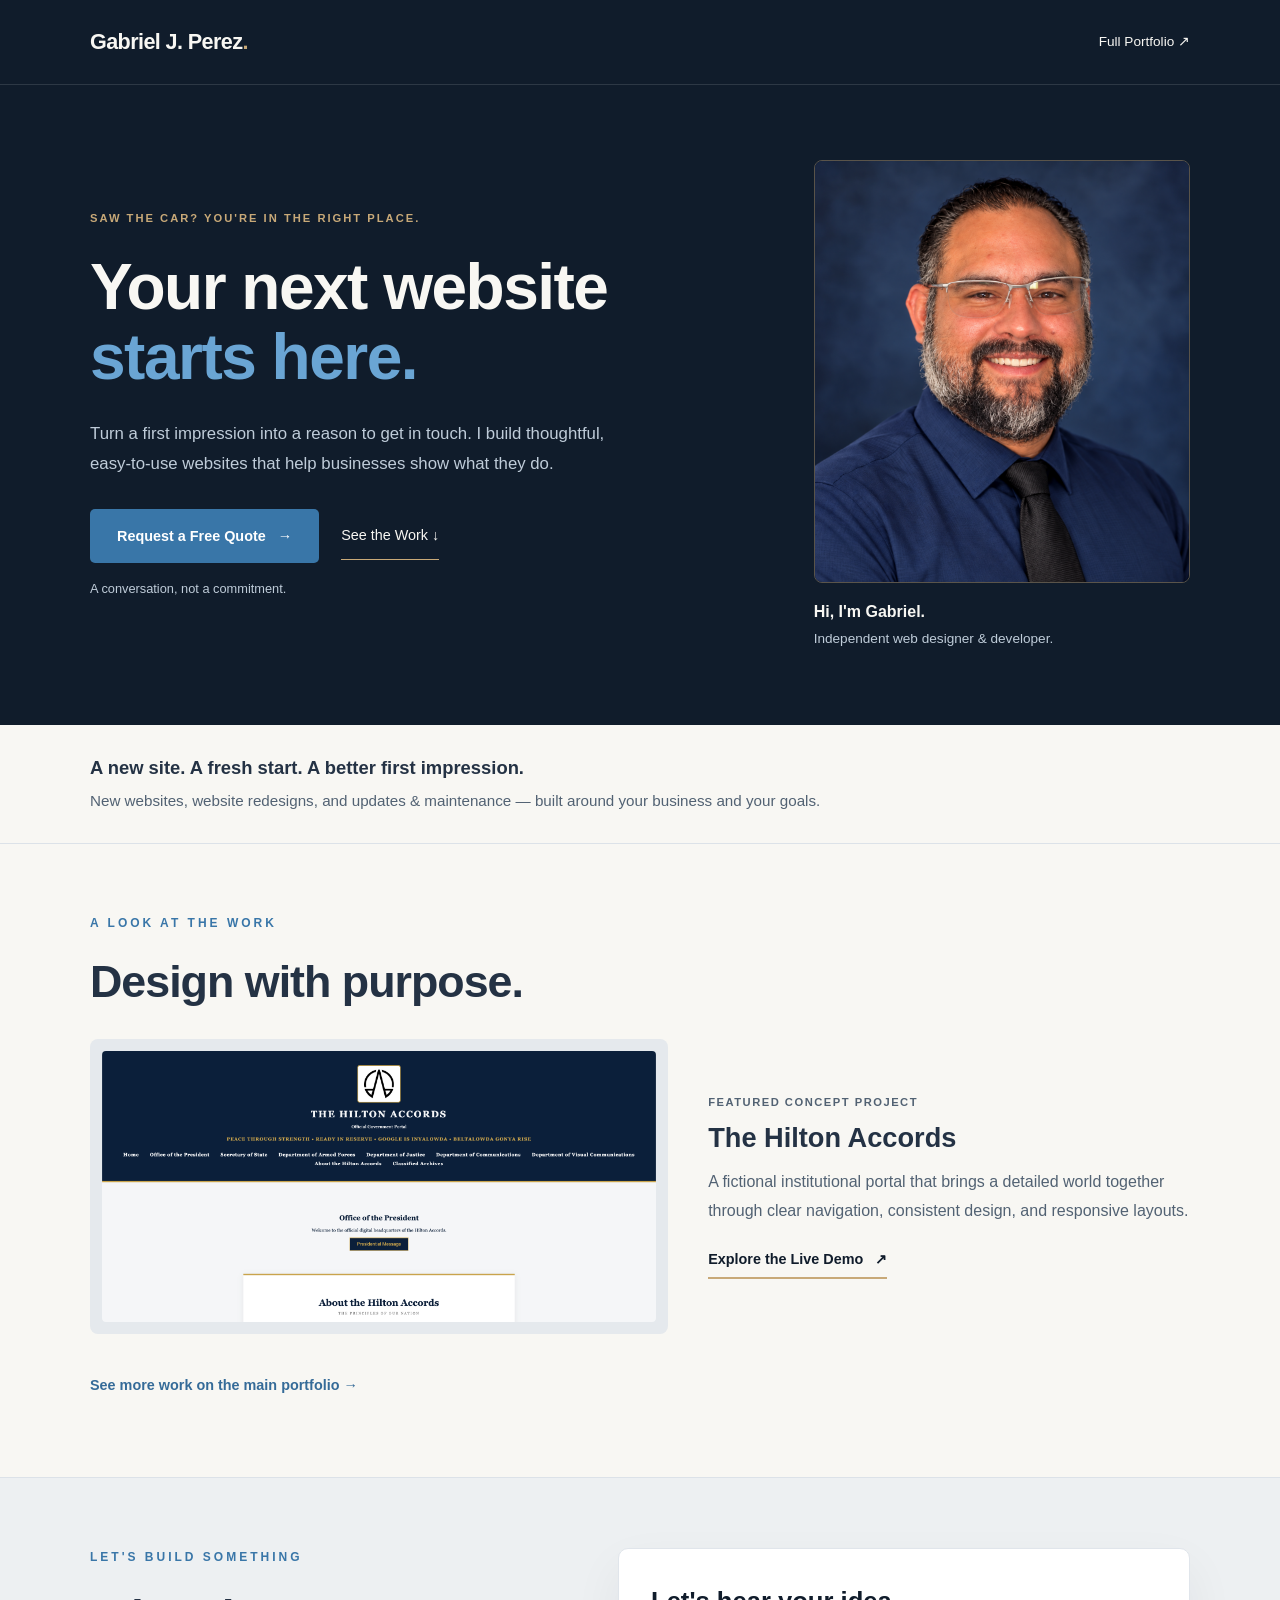
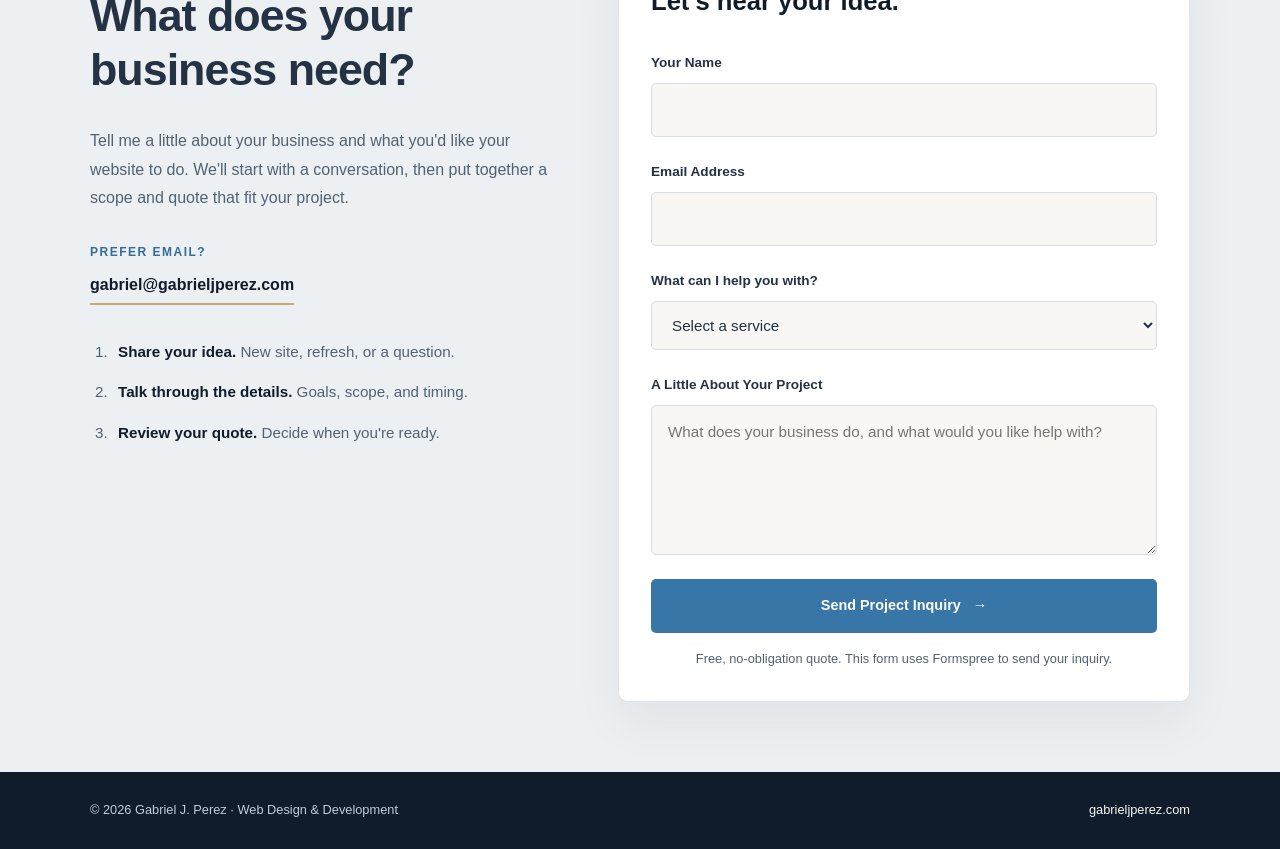
<file: drive/index.html>
<!DOCTYPE html>
<html lang="en">

<head>
    <meta charset="UTF-8">
    <meta name="viewport" content="width=device-width, initial-scale=1.0">

    <title>Let's Build Your Website | Gabriel J. Perez</title>

    <meta name="description"
        content="Meet Gabriel J. Perez, explore his web design work, and request a free, no-obligation website quote.">

    <link rel="canonical" href="https://gabrieljperez.com/drive/">

    <!-- Reuse the main portfolio's styles and form functionality. -->
    <link rel="stylesheet" href="../style.css">
    <script src="../script.js" defer></script>

    <style>
        /* ======================================== */
        /* CAR QR LANDING PAGE                     */
        /* ======================================== */

        .drive-container {
            width: min(1100px, calc(100% - 48px));
            margin: 0 auto;
        }

        .drive-header {
            background: var(--navy);
            border-bottom: 1px solid rgba(255, 255, 255, 0.12);
        }

        .drive-navigation {
            min-height: 84px;
            display: flex;
            align-items: center;
            justify-content: space-between;
            gap: 20px;
        }

        .drive-portfolio-link {
            padding: 12px 0;
            color: var(--text-light);
            font-size: 0.85rem;
        }

        .drive-portfolio-link:hover {
            color: var(--champagne);
        }

        .drive-hero {
            padding: 75px 0;
            background: var(--navy);
            color: var(--text-light);
        }

        .drive-hero-grid {
            display: grid;
            grid-template-columns: 1.4fr 0.8fr;
            align-items: center;
            gap: 65px;
        }

        .drive-eyebrow {
            margin-bottom: 24px;
            color: var(--champagne);
            font-size: 0.7rem;
            font-weight: 600;
            letter-spacing: 2px;
        }

        .drive-hero h1 {
            font-size: clamp(2.7rem, 5vw, 4.5rem);
            line-height: 1.1;
            letter-spacing: -1.5px;
        }

        .drive-hero h1 span {
            display: block;
            color: var(--accent-blue-light);
        }

        .drive-description {
            max-width: 540px;
            margin-top: 26px;
            color: #BFCCD9;
            font-size: 1.05rem;
            line-height: 1.8;
        }

        .drive-actions {
            display: flex;
            align-items: center;
            flex-wrap: wrap;
            gap: 22px;
            margin-top: 30px;
        }

        .drive-work-link {
            padding: 12px 0;
            border-bottom: 1px solid var(--champagne);
            font-size: 0.9rem;
        }

        .drive-reassurance {
            margin-top: 16px;
            color: #BFCCD9;
            font-size: 0.8rem;
        }

        .drive-portrait {
            margin: 0;
        }

        .drive-portrait img {
            width: 100%;
            height: auto;
            aspect-ratio: 4 / 4.5;
            object-fit: cover;
            object-position: top;
            border: 1px solid rgba(200, 169, 120, 0.4);
            border-radius: 8px;
        }

        .drive-portrait figcaption {
            margin-top: 16px;
        }

        .drive-portrait strong,
        .drive-portrait figcaption span {
            display: block;
        }

        .drive-portrait figcaption span {
            margin-top: 3px;
            color: #BFCCD9;
            font-size: 0.85rem;
        }

        .drive-services {
            padding: 30px 0;
            border-bottom: 1px solid #DCE2E8;
        }

        .drive-services h2 {
            margin-bottom: 8px;
            font-size: 1.15rem;
            line-height: 1.4;
        }

        .drive-services p {
            max-width: 760px;
            color: #526273;
            font-size: 0.95rem;
        }

        .drive-work {
            padding: 70px 0;
        }

        .drive-section-title {
            margin-bottom: 30px;
            font-size: clamp(2rem, 3.5vw, 2.8rem);
            line-height: 1.2;
            letter-spacing: -1px;
        }

        .drive-project {
            display: grid;
            grid-template-columns: 1.2fr 1fr;
            align-items: center;
            gap: 40px;
        }

        .drive-project-image {
            display: block;
            padding: 12px;
            background: #E5E9ED;
            border-radius: 8px;
        }

        .drive-project-image img {
            width: 100%;
            height: auto;
            border-radius: 4px;
        }

        .drive-project-label {
            margin-bottom: 10px;
            color: #526273;
            font-size: 0.7rem;
            font-weight: 600;
            letter-spacing: 1.5px;
        }

        .drive-project h3 {
            margin-bottom: 14px;
            font-size: 1.7rem;
            line-height: 1.2;
        }

        .drive-project-description {
            color: #526273;
            line-height: 1.8;
        }

        .drive-project .project-link {
            margin-top: 22px;
        }

        .drive-more-work {
            display: inline-block;
            margin-top: 30px;
            padding: 10px 0;
            color: #356B98;
            font-weight: 600;
            font-size: 0.9rem;
        }

        .drive-contact {
            padding: 70px 0;
            background: #EDF0F2;
            border-top: 1px solid #DCE2E8;
            scroll-margin-top: 20px;
        }

        .drive-contact-grid {
            display: grid;
            grid-template-columns: 0.9fr 1.1fr;
            align-items: start;
            gap: 60px;
        }

        .drive-contact-copy > p:not(.section-eyebrow) {
            margin-bottom: 26px;
            color: #526273;
            line-height: 1.8;
        }

        .drive-email-label {
            display: block;
            margin: 30px 0 10px;
            color: #356B98;
            font-size: 0.75rem;
            font-weight: 600;
            letter-spacing: 1.5px;
        }

        .drive-steps {
            margin-top: 35px;
            padding-left: 22px;
            color: #526273;
            font-size: 0.95rem;
        }

        .drive-steps li {
            margin-bottom: 16px;
            padding-left: 6px;
        }

        .drive-steps strong {
            color: var(--navy);
        }

        .drive-page .contact-form {
            padding: 32px;
        }

        .drive-page .form-note {
            color: #526273;
        }

        .drive-page .contact-error a {
            text-decoration: underline;
            overflow-wrap: anywhere;
        }

        .drive-footer {
            padding: 28px 0;
            background: var(--navy);
            color: #BFCCD9;
            font-size: 0.8rem;
        }

        .drive-footer-content {
            display: flex;
            justify-content: space-between;
            flex-wrap: wrap;
            gap: 12px;
        }

        .drive-footer a {
            color: var(--text-light);
        }

        .drive-skip-link {
            position: absolute;
            top: 10px;
            left: 10px;
            z-index: 10;
            padding: 12px 18px;
            transform: translateY(-200%);
            background: var(--ivory);
            color: var(--navy);
        }

        .drive-skip-link:focus {
            transform: translateY(0);
        }

        @media (max-width: 800px) {
            .drive-hero {
                padding: 45px 0;
            }

            .drive-hero-grid,
            .drive-project,
            .drive-contact-grid {
                grid-template-columns: 1fr;
                gap: 32px;
            }

            .drive-portrait {
                display: flex;
                align-items: center;
                gap: 16px;
            }

            .drive-portrait img {
                width: 76px;
                height: 90px;
                flex-shrink: 0;
            }

            .drive-portrait figcaption {
                margin: 0;
            }

            .drive-work,
            .drive-contact {
                padding: 48px 0;
            }
        }

        @media (max-width: 480px) {
            .drive-container {
                width: calc(100% - 40px);
            }

            .drive-navigation {
                min-height: 74px;
                gap: 12px;
            }

            .drive-navigation .brand {
                font-size: 1.05rem;
            }

            .drive-portfolio-link {
                font-size: 0.75rem;
            }

            .drive-eyebrow {
                font-size: 0.6rem;
                letter-spacing: 1px;
            }

            .drive-actions .btn {
                width: 100%;
            }

            .drive-page .contact-form {
                padding: 24px 20px;
            }
        }
    </style>
</head>

<body class="drive-page">

    <a class="drive-skip-link" href="#main">Skip to content</a>

    <!-- HEADER -->
    <header class="drive-header">
        <nav class="drive-container drive-navigation" aria-label="Main navigation">

            <a href="../" class="brand">
                Gabriel J. Perez<span class="brand-dot">.</span>
            </a>

            <a href="../" class="drive-portfolio-link">
                Full Portfolio <span aria-hidden="true">↗</span>
            </a>

        </nav>
    </header>

    <main id="main">

        <!-- INTRODUCTION -->
        <section class="drive-hero" aria-labelledby="drive-title">
            <div class="drive-container drive-hero-grid">

                <div>
                    <p class="drive-eyebrow">
                        SAW THE CAR? YOU'RE IN THE RIGHT PLACE.
                    </p>

                    <h1 id="drive-title">
                        Your next website
                        <span>starts here.</span>
                    </h1>

                    <p class="drive-description">
                        Turn a first impression into a reason to get in touch.
                        I build thoughtful, easy-to-use websites that help
                        businesses show what they do.
                    </p>

                    <div class="drive-actions">

                        <a href="#quote" class="btn btn-primary">
                            Request a Free Quote
                            <span aria-hidden="true">→</span>
                        </a>

                        <a href="#work" class="drive-work-link">
                            See the Work
                            <span aria-hidden="true">↓</span>
                        </a>

                    </div>

                    <p class="drive-reassurance">
                        A conversation, not a commitment.
                    </p>
                </div>

                <figure class="drive-portrait">

                    <img src="../images/gabriel-headshot.png"
                        alt="Gabriel J. Perez"
                        width="1122"
                        height="1402">

                    <figcaption>
                        <strong>Hi, I'm Gabriel.</strong>
                        <span>Independent web designer &amp; developer.</span>
                    </figcaption>

                </figure>

            </div>
        </section>

        <!-- SERVICES -->
        <section class="drive-services" aria-labelledby="drive-services-title">
            <div class="drive-container">

                <h2 id="drive-services-title">
                    A new site. A fresh start. A better first impression.
                </h2>

                <p>
                    New websites, website redesigns, and updates &amp;
                    maintenance — built around your business and your goals.
                </p>

            </div>
        </section>

        <!-- FEATURED WORK -->
        <section id="work" class="drive-work" aria-labelledby="drive-work-title">
            <div class="drive-container">

                <p class="section-eyebrow">A LOOK AT THE WORK</p>

                <h2 id="drive-work-title" class="drive-section-title">
                    Design with purpose.
                </h2>

                <article class="drive-project">

                    <a href="https://ikl4ctu.github.io/hilton-accords/"
                        class="drive-project-image"
                        target="_blank"
                        rel="noopener noreferrer"
                        aria-label="Explore the Hilton Accords concept website, opens in a new tab">

                        <img src="../images/hilton-accords.png"
                            alt="The Hilton Accords concept website"
                            width="1920"
                            height="940"
                            loading="lazy">

                    </a>

                    <div>
                        <p class="drive-project-label">
                            FEATURED CONCEPT PROJECT
                        </p>

                        <h3>The Hilton Accords</h3>

                        <p class="drive-project-description">
                            A fictional institutional portal that brings a
                            detailed world together through clear navigation,
                            consistent design, and responsive layouts.
                        </p>

                        <a href="https://ikl4ctu.github.io/hilton-accords/"
                            class="project-link"
                            target="_blank"
                            rel="noopener noreferrer">
                            Explore the Live Demo
                            <span aria-hidden="true">↗</span>
                        </a>
                    </div>

                </article>

                <a href="../#work" class="drive-more-work">
                    See more work on the main portfolio
                    <span aria-hidden="true">→</span>
                </a>

            </div>
        </section>

        <!-- PROJECT INQUIRY -->
        <section id="quote" class="drive-contact" aria-labelledby="drive-quote-title">
            <div class="drive-container drive-contact-grid">

                <div class="drive-contact-copy">

                    <p class="section-eyebrow">LET'S BUILD SOMETHING</p>

                    <h2 id="drive-quote-title" class="drive-section-title">
                        What does your business need?
                    </h2>

                    <p>
                        Tell me a little about your business and what you'd
                        like your website to do. We'll start with a
                        conversation, then put together a scope and quote
                        that fit your project.
                    </p>

                    <span class="drive-email-label">PREFER EMAIL?</span>

                    <a href="mailto:gabriel@gabrieljperez.com"
                        class="contact-email">
                        gabriel@gabrieljperez.com
                    </a>

                    <ol class="drive-steps">
                        <li>
                            <strong>Share your idea.</strong>
                            New site, refresh, or a question.
                        </li>
                        <li>
                            <strong>Talk through the details.</strong>
                            Goals, scope, and timing.
                        </li>
                        <li>
                            <strong>Review your quote.</strong>
                            Decide when you're ready.
                        </li>
                    </ol>

                </div>

                <div>

                    <form class="contact-form"
                        id="contact-form"
                        action="https://formspree.io/f/xwlvajyp"
                        method="POST">

                        <h3>Let's hear your idea.</h3>

                        <!-- Identify inquiries coming from the car's QR page. -->
                        <input type="hidden"
                            name="source"
                            value="Car QR — gabrieljperez.com/drive/">

                        <div class="form-group">
                            <label for="contact-name">Your Name</label>
                            <input type="text"
                                id="contact-name"
                                name="name"
                                autocomplete="name"
                                required>
                        </div>

                        <div class="form-group">
                            <label for="contact-email">Email Address</label>
                            <input type="email"
                                id="contact-email"
                                name="email"
                                autocomplete="email"
                                required>
                        </div>

                        <div class="form-group">
                            <label for="project-type">
                                What can I help you with?
                            </label>

                            <select id="project-type" name="project_type" required>
                                <option value="" disabled selected>
                                    Select a service
                                </option>
                                <option value="new-website">New Website</option>
                                <option value="redesign">Website Redesign</option>
                                <option value="maintenance">
                                    Updates &amp; Maintenance
                                </option>
                                <option value="other">Something Else</option>
                            </select>
                        </div>

                        <div class="form-group">
                            <label for="project-message">
                                A Little About Your Project
                            </label>

                            <textarea id="project-message"
                                name="message"
                                rows="4"
                                placeholder="What does your business do, and what would you like help with?"
                                required></textarea>
                        </div>

                        <button type="submit"
                            class="btn btn-primary contact-submit">
                            Send Project Inquiry
                            <span aria-hidden="true">→</span>
                        </button>

                        <p class="form-note">
                            Free, no-obligation quote.
                            This form uses Formspree to send your inquiry.
                        </p>

                        <p id="contact-error"
                            class="contact-error"
                            role="alert"
                            hidden>
                            Your inquiry couldn't be sent. Please try again or
                            <a href="mailto:gabriel@gabrieljperez.com">
                                email me directly.
                            </a>
                        </p>

                    </form>

                    <div id="contact-success"
                        class="contact-success"
                        role="status"
                        aria-live="polite"
                        tabindex="-1"
                        hidden>

                        <div class="success-icon" aria-hidden="true">✓</div>

                        <h3>Thanks for reaching out!</h3>

                        <p>
                            Your inquiry was submitted successfully.
                            I look forward to learning about your project.
                        </p>

                        <p class="success-signature">— Gabriel J. Perez</p>

                        <a href="../" class="project-link">
                            Explore the Full Portfolio
                            <span aria-hidden="true">→</span>
                        </a>

                    </div>

                </div>

            </div>
        </section>

    </main>

    <!-- FOOTER -->
    <footer class="drive-footer">
        <div class="drive-container drive-footer-content">

            <p>
                &copy; 2026 Gabriel J. Perez
                · Web Design &amp; Development
            </p>

            <a href="../">gabrieljperez.com</a>

        </div>
    </footer>

    <!-- Cloudflare Web Analytics -->
    <script type='module' src='https://static.cloudflareinsights.com/beacon.min.js'
        data-cf-beacon='{"token": "ddc9ab6bc4764477a47a86d44b3e1788"}'></script>
    <!-- End Cloudflare Web Analytics -->

</body>
</html>
</file>
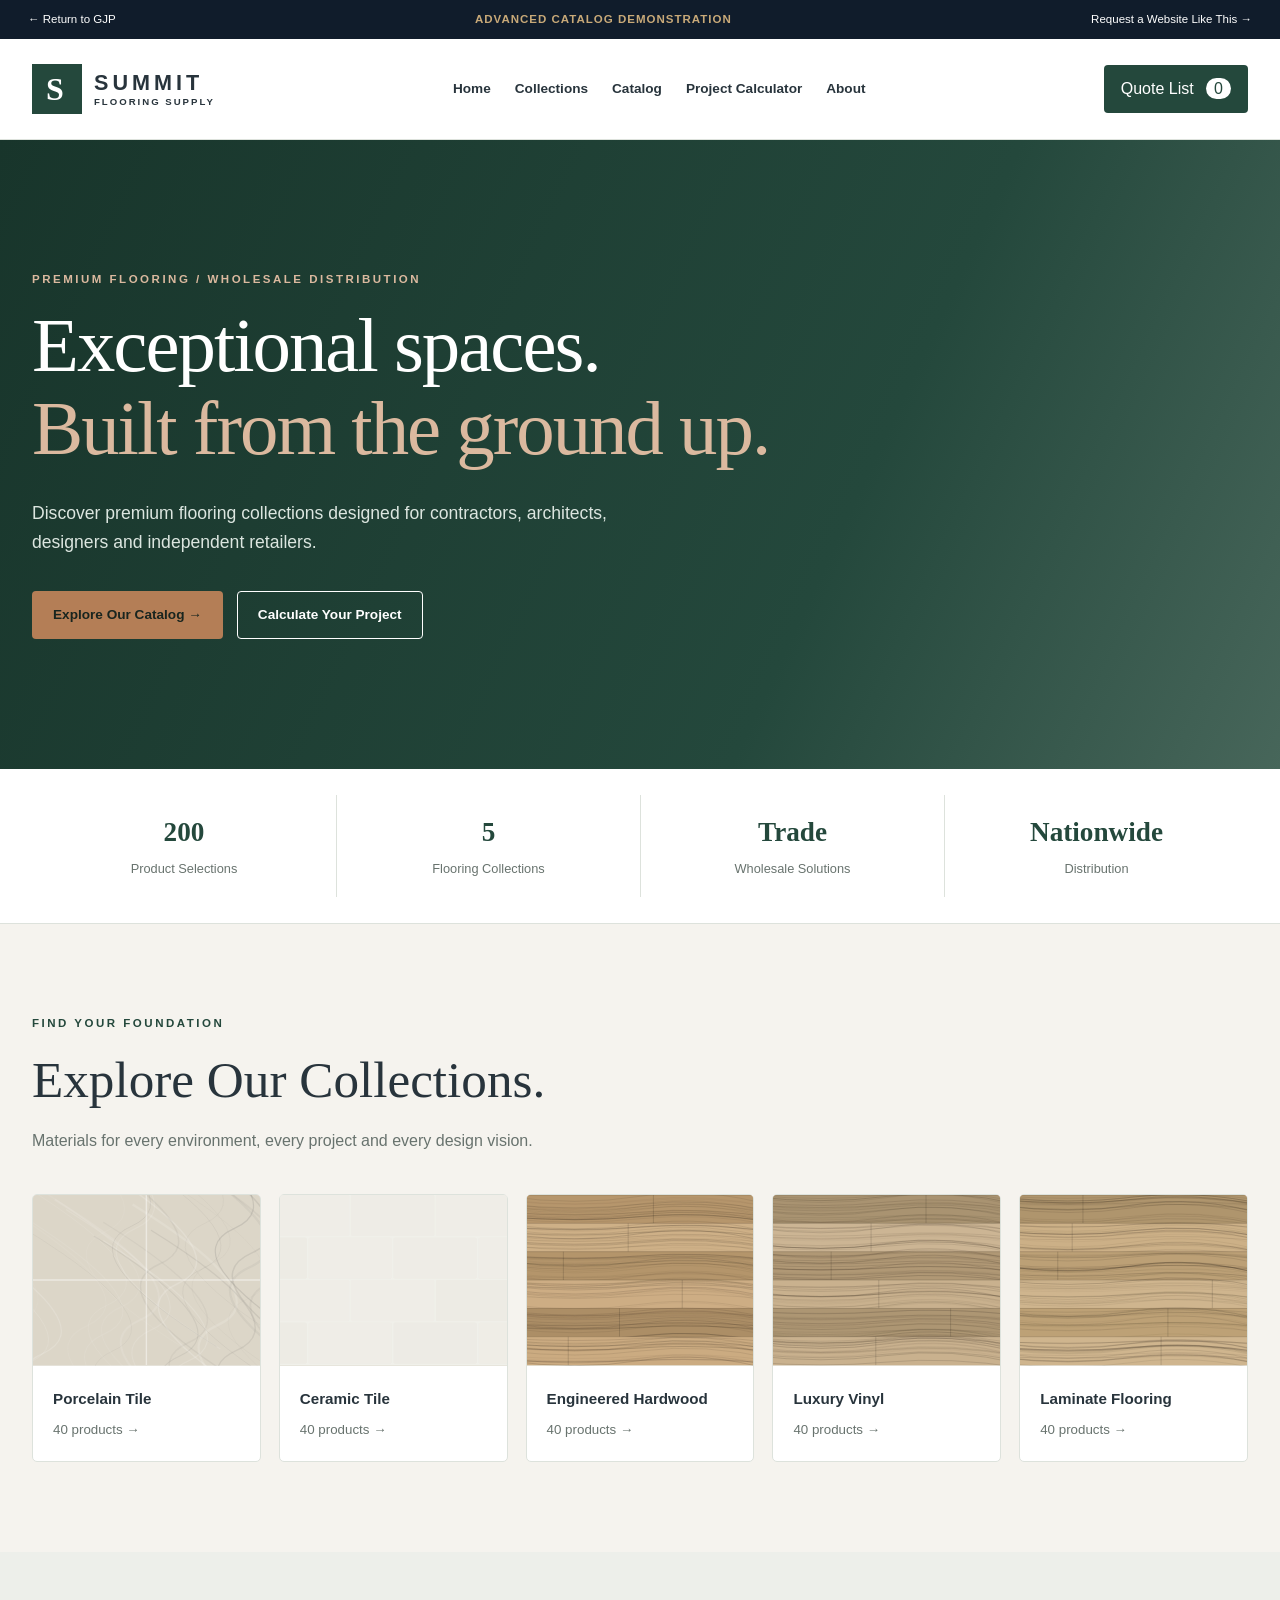
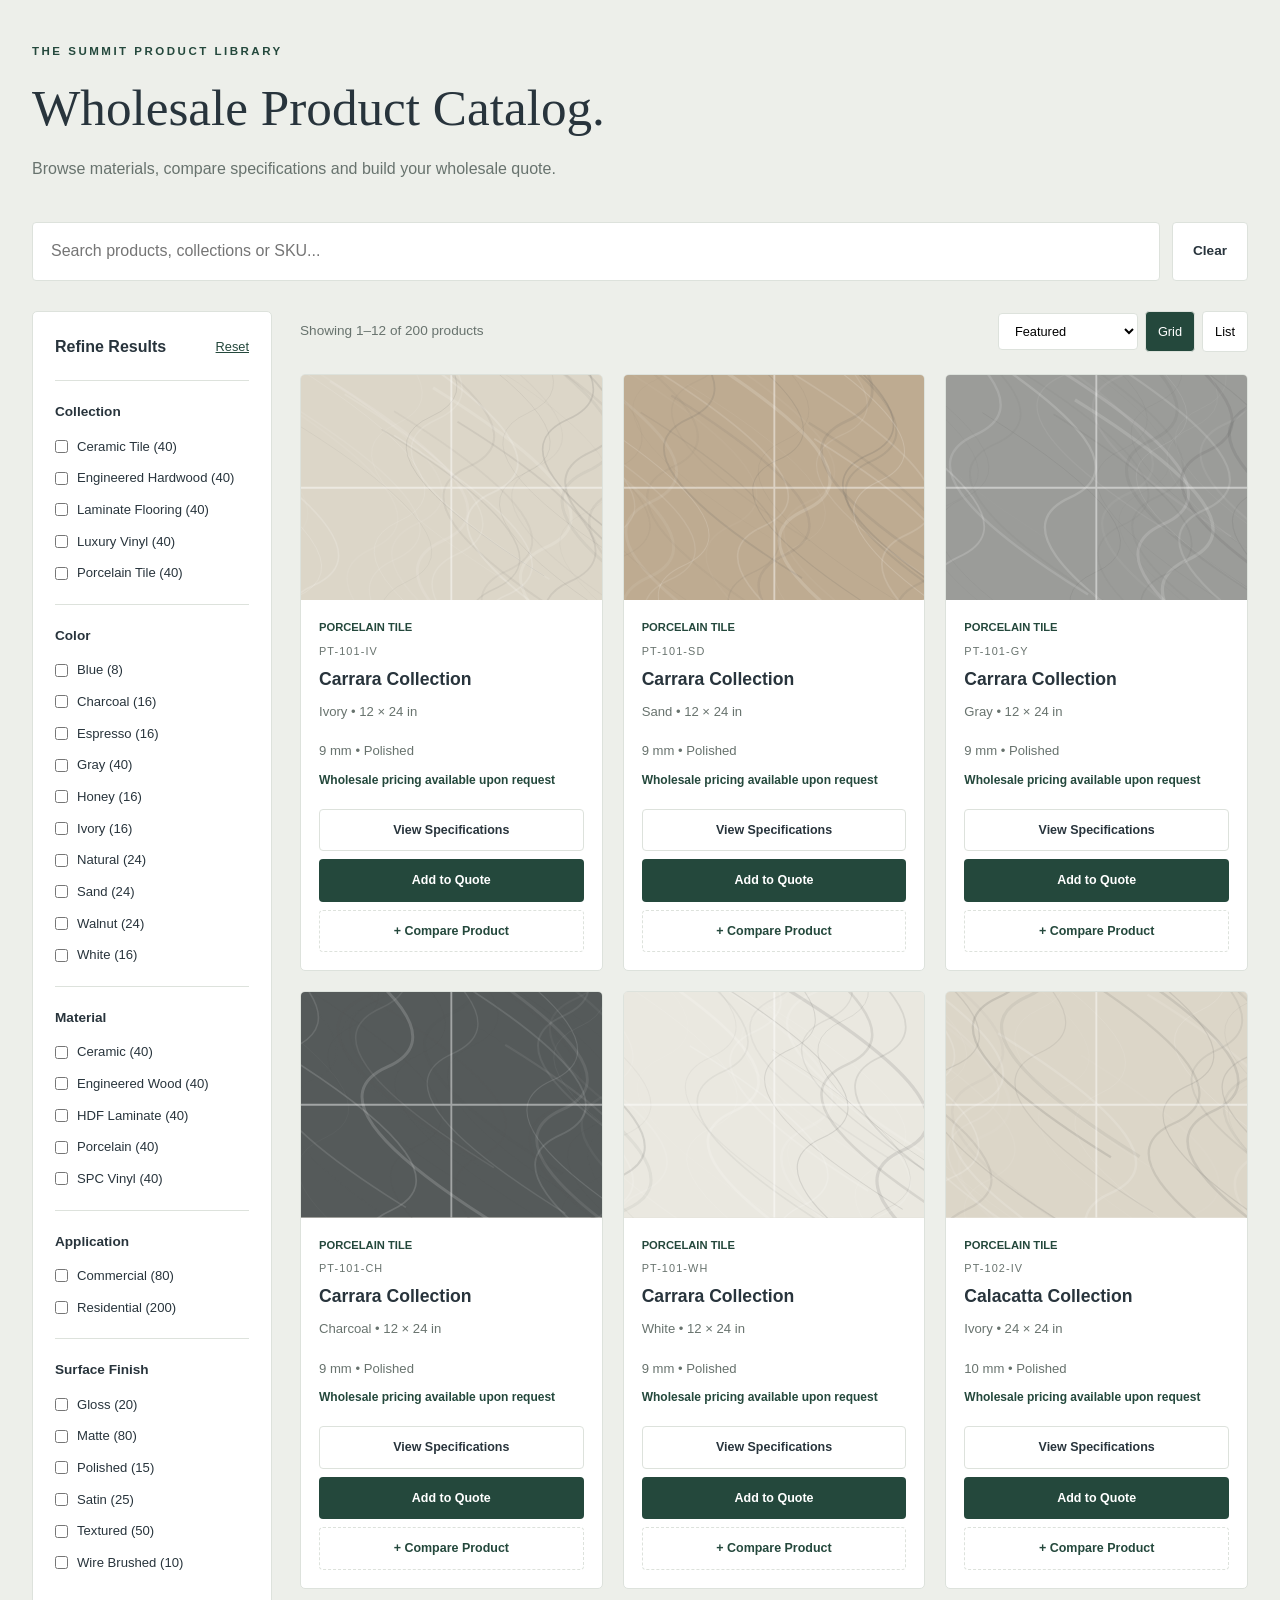
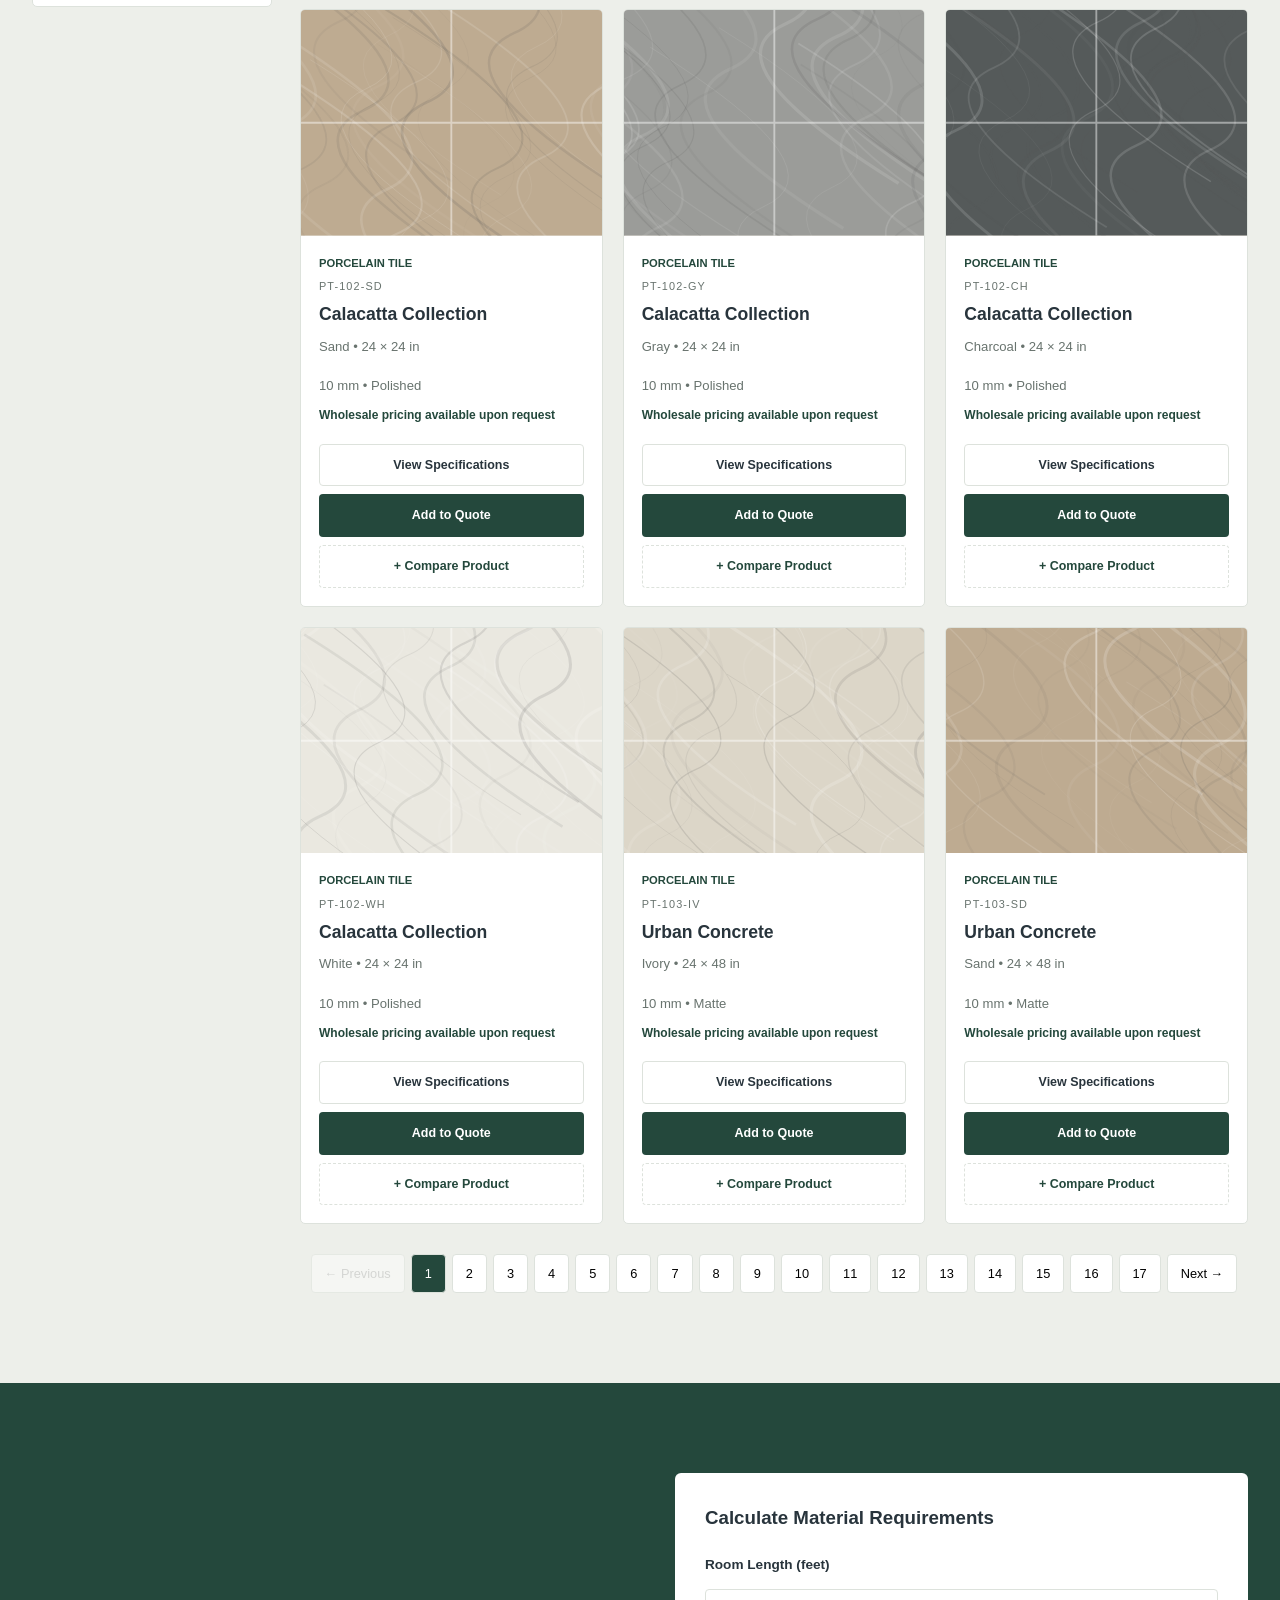
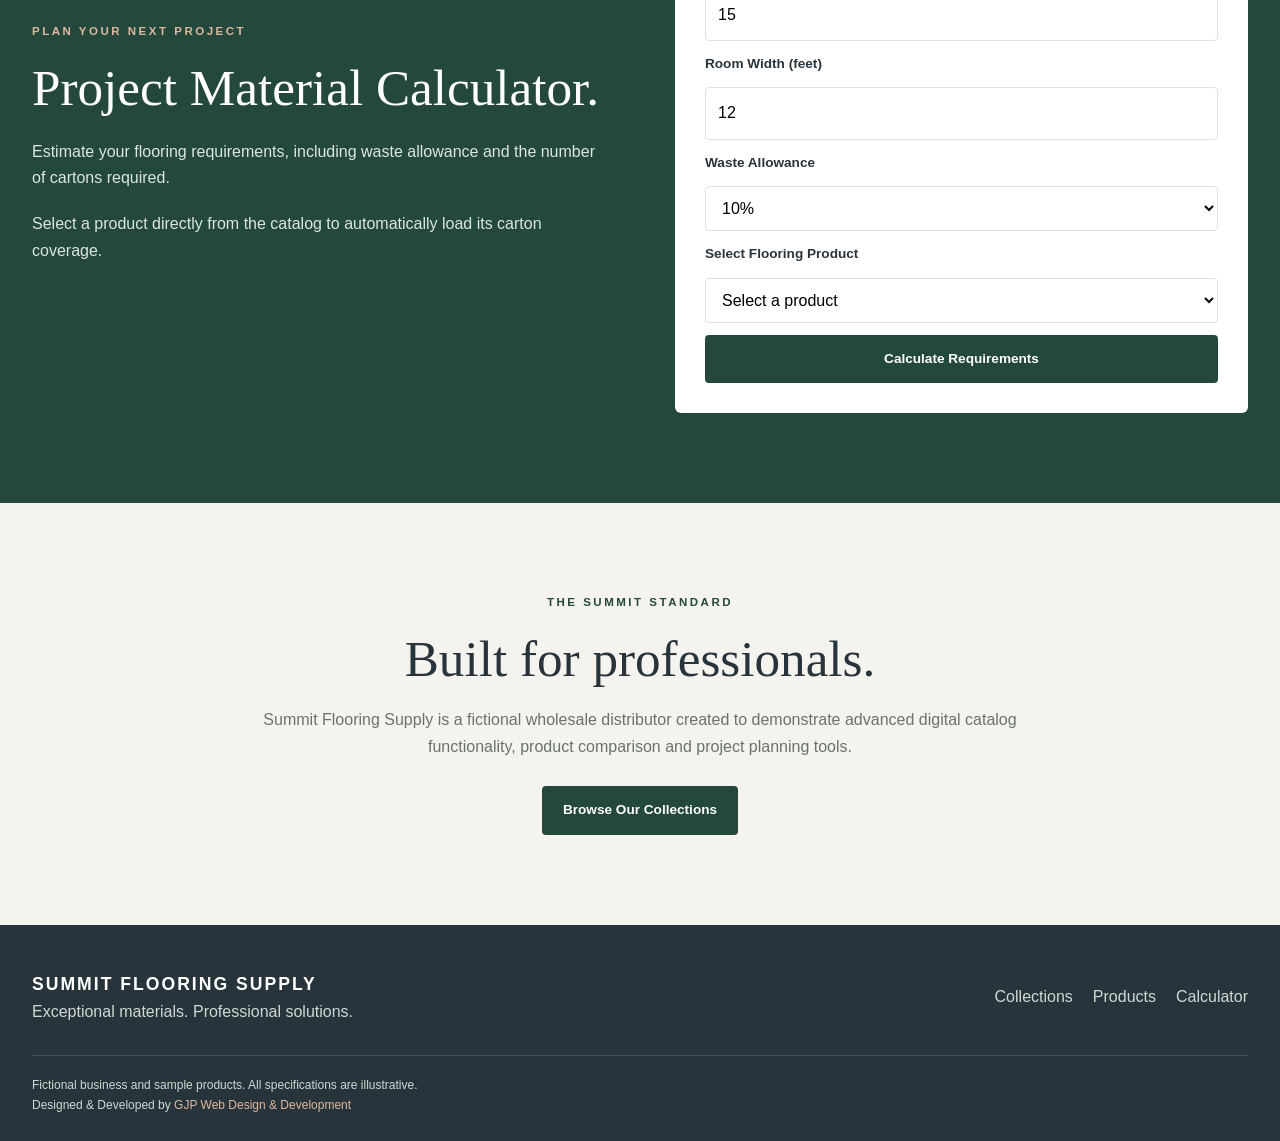
<file: catalogs/advanced/index.html>
<!DOCTYPE html>
<html lang="en">

<head>

    <meta charset="UTF-8">

    <meta name="viewport"
        content="width=device-width, initial-scale=1.0">

    <meta name="description"
        content="Explore Summit Flooring Supply's wholesale collection of premium flooring materials.">

    <meta name="robots" content="noindex, nofollow">

    <title>Summit Flooring Supply | Wholesale Flooring</title>

    <link rel="stylesheet" href="advanced.css">

    <script src="advanced.js" defer></script>

</head>

<body>

    <!-- ======================================== -->
    <!-- GJP DEMONSTRATION BANNER                 -->
    <!-- ======================================== -->

    <div class="demo-banner">

        <a href="../../index.html#catalog">
            &larr; Return to GJP
        </a>

        <span>ADVANCED CATALOG DEMONSTRATION</span>

        <a href="../../index.html#contact">
            Request a Website Like This &rarr;
        </a>

    </div>


    <!-- ======================================== -->
    <!-- NAVIGATION                               -->
    <!-- ======================================== -->

    <header class="site-header">

        <div class="header-container">

            <a class="brand" href="#home">

                <span class="brand-mark">S</span>

                <div>
                    SUMMIT
                    <small>FLOORING SUPPLY</small>
                </div>

            </a>

            <nav class="navigation"
                aria-label="Main navigation">

                <a href="#home">Home</a>
                <a href="#collections">Collections</a>
                <a href="#catalog">Catalog</a>
                <a href="#calculator">Project Calculator</a>
                <a href="#about">About</a>

            </nav>

            <button class="header-button"
                id="open-quote" type="button">

                Quote List
                <span id="quote-count">0</span>

            </button>

        </div>

    </header>


    <main id="home">

        <!-- ======================================== -->
        <!-- HERO                                     -->
        <!-- ======================================== -->

        <section class="hero">

            <div class="hero-container">

                <p class="eyebrow">
                    PREMIUM FLOORING / WHOLESALE DISTRIBUTION
                </p>

                <h1>
                    Exceptional spaces.
                    <span>Built from the ground up.</span>
                </h1>

                <p class="hero-description">
                    Discover premium flooring collections
                    designed for contractors, architects,
                    designers and independent retailers.
                </p>

                <div class="hero-actions">

                    <a href="#catalog" class="button primary">
                        Explore Our Catalog &rarr;
                    </a>

                    <a href="#calculator" class="button outline">
                        Calculate Your Project
                    </a>

                </div>

            </div>

        </section>


        <!-- ======================================== -->
        <!-- BUSINESS HIGHLIGHTS                      -->
        <!-- ======================================== -->

        <section class="highlights">

            <div>
                <strong>200</strong>
                <span>Product Selections</span>
            </div>

            <div>
                <strong>5</strong>
                <span>Flooring Collections</span>
            </div>

            <div>
                <strong>Trade</strong>
                <span>Wholesale Solutions</span>
            </div>

            <div>
                <strong>Nationwide</strong>
                <span>Distribution</span>
            </div>

        </section>


        <!-- ======================================== -->
        <!-- FLOORING COLLECTIONS                     -->
        <!-- ======================================== -->

        <section id="collections" class="section">

            <div class="container">

                <div class="section-intro">

                    <p class="eyebrow">
                        FIND YOUR FOUNDATION
                    </p>

                    <h2>Explore Our Collections.</h2>

                    <p>
                        Materials for every environment,
                        every project and every design vision.
                    </p>

                </div>

                <div id="collection-grid"
                    class="collection-grid">

                </div>

            </div>

        </section>


        <!-- ======================================== -->
        <!-- DIGITAL PRODUCT CATALOG                  -->
        <!-- ======================================== -->

        <section id="catalog" class="section catalog-section">

            <div class="container">

                <div class="section-intro">

                    <p class="eyebrow">
                        THE SUMMIT PRODUCT LIBRARY
                    </p>

                    <h2>Wholesale Product Catalog.</h2>

                    <p>
                        Browse materials, compare specifications
                        and build your wholesale quote.
                    </p>

                </div>


                <!-- PRODUCT SEARCH -->

                <div class="search-bar">

                    <input type="search"
                        id="product-search"
                        aria-label="Search catalog"
                        placeholder="Search products, collections or SKU...">

                    <button id="clear-search"
                        class="button secondary"
                        type="button">

                        Clear

                    </button>

                </div>


                <div class="catalog-layout">


                    <!-- FILTER SIDEBAR -->

                    <aside class="filter-sidebar">

                        <div class="filter-heading">

                            <h3>Refine Results</h3>

                            <button id="reset-filters"
                                class="text-button"
                                type="button">

                                Reset

                            </button>

                        </div>

                        <div class="filter-group">

                            <h4>Collection</h4>

                            <div id="category-filters"></div>

                        </div>

                        <div class="filter-group">

                            <h4>Color</h4>

                            <div id="color-filters"></div>

                        </div>

                        <div class="filter-group">

                            <h4>Material</h4>

                            <div id="material-filters"></div>

                        </div>

                        <div class="filter-group">

                            <h4>Application</h4>

                            <div id="application-filters"></div>

                        </div>

                        <div class="filter-group">

                            <h4>Surface Finish</h4>

                            <div id="finish-filters"></div>

                        </div>

                    </aside>


                    <!-- RESULTS -->

                    <div class="catalog-results">

                        <div class="results-toolbar">

                            <p id="results-count"
                                aria-live="polite">

                                Loading products...

                            </p>

                            <div class="toolbar-actions">

                                <select id="product-sort"
                                    aria-label="Sort products">

                                    <option value="default">
                                        Featured
                                    </option>

                                    <option value="name-asc">
                                        Name: A–Z
                                    </option>

                                    <option value="name-desc">
                                        Name: Z–A
                                    </option>

                                    <option value="sku">
                                        Product Number
                                    </option>

                                    <option value="thickness">
                                        Thickness
                                    </option>

                                </select>

                                <button id="grid-view"
                                    class="view-button active"
                                    aria-pressed="true"
                                    type="button">

                                    Grid

                                </button>

                                <button id="list-view"
                                    class="view-button"
                                    aria-pressed="false"
                                    type="button">

                                    List

                                </button>

                            </div>

                        </div>


                        <div id="product-grid"
                            class="product-grid">

                        </div>


                        <div id="empty-state"
                            class="empty-state" hidden>

                            <h3>No matching products.</h3>

                            <p>
                                Try another search or adjust
                                your selected filters.
                            </p>

                            <button id="empty-reset"
                                class="button primary"
                                type="button">

                                Reset Filters

                            </button>

                        </div>


                        <nav id="pagination"
                            class="pagination"
                            aria-label="Catalog pages">

                        </nav>

                    </div>

                </div>

            </div>

        </section>


        <!-- ======================================== -->
        <!-- PROJECT CALCULATOR                       -->
        <!-- ======================================== -->

        <section id="calculator" class="section calculator-section">

            <div class="container calculator-layout">

                <div class="calculator-intro">

                    <p class="eyebrow">
                        PLAN YOUR NEXT PROJECT
                    </p>

                    <h2>Project Material Calculator.</h2>

                    <p>
                        Estimate your flooring requirements,
                        including waste allowance and the
                        number of cartons required.
                    </p>

                    <p>
                        Select a product directly from the catalog
                        to automatically load its carton coverage.
                    </p>

                </div>


                <form id="calculator-form"
                    class="calculator-form">

                    <h3>Calculate Material Requirements</h3>

                    <label for="room-length">
                        Room Length (feet)
                    </label>

                    <input type="number"
                        id="room-length"
                        min="0.1" max="100000"
                        step="0.1" value="15" required>


                    <label for="room-width">
                        Room Width (feet)
                    </label>

                    <input type="number"
                        id="room-width"
                        min="0.1" max="100000"
                        step="0.1" value="12" required>


                    <label for="waste-percentage">
                        Waste Allowance
                    </label>

                    <select id="waste-percentage">

                        <option value="5">5%</option>
                        <option value="10" selected>10%</option>
                        <option value="15">15%</option>
                        <option value="20">20%</option>

                    </select>


                    <label for="calculator-product">
                        Select Flooring Product
                    </label>

                    <select id="calculator-product" required>
                        <option value="">Select a product</option>
                    </select>


                    <button class="button primary"
                        type="submit">

                        Calculate Requirements

                    </button>

                    <div id="calculator-result"
                        class="calculator-result"
                        aria-live="polite" hidden>

                    </div>

                </form>

            </div>

        </section>


        <!-- ======================================== -->
        <!-- ABOUT                                    -->
        <!-- ======================================== -->

        <section id="about" class="section about-section">

            <div class="container about-container">

                <p class="eyebrow">
                    THE SUMMIT STANDARD
                </p>

                <h2>Built for professionals.</h2>

                <p>
                    Summit Flooring Supply is a fictional
                    wholesale distributor created to demonstrate
                    advanced digital catalog functionality,
                    product comparison and project planning tools.
                </p>

                <a href="#catalog"
                    class="button primary">

                    Browse Our Collections

                </a>

            </div>

        </section>

    </main>


    <!-- ======================================== -->
    <!-- PRODUCT COMPARISON BAR                   -->
    <!-- ======================================== -->

    <div id="compare-bar" class="compare-bar" hidden>

        <div>

            <strong>Compare Products</strong>

            <span id="compare-count">0 of 3 selected</span>

        </div>

        <div class="compare-actions">

            <button id="clear-compare"
                class="button outline"
                type="button">

                Clear

            </button>

            <button id="open-compare"
                class="button primary"
                type="button">

                Compare Now

            </button>

        </div>

    </div>


    <!-- ======================================== -->
    <!-- PRODUCT DETAILS DIALOG                   -->
    <!-- ======================================== -->

    <dialog id="product-modal"
        aria-label="Product details">

        <button class="modal-close"
            data-close="product-modal"
            aria-label="Close product details"
            type="button">

            &times;

        </button>

        <div id="product-modal-content"></div>

    </dialog>


    <!-- ======================================== -->
    <!-- PRODUCT COMPARISON DIALOG                -->
    <!-- ======================================== -->

    <dialog id="compare-modal"
        class="compare-modal"
        aria-labelledby="compare-title">

        <button class="modal-close"
            data-close="compare-modal"
            aria-label="Close comparison"
            type="button">

            &times;

        </button>

        <h2 id="compare-title">
            Product Comparison
        </h2>

        <p>Compare technical specifications side by side.</p>

        <div id="compare-content"></div>

    </dialog>


    <!-- ======================================== -->
    <!-- QUOTE REQUEST DIALOG                     -->
    <!-- ======================================== -->

    <dialog id="quote-modal"
        aria-labelledby="quote-title">

        <button class="modal-close"
            data-close="quote-modal"
            aria-label="Close quote list"
            type="button">

            &times;

        </button>

        <h2 id="quote-title">Your Wholesale Quote</h2>

        <p>Review your selected products and carton quantities.</p>

        <div id="quote-items"></div>

        <form id="quote-form" class="quote-form">

            <h3>Request Information</h3>

            <label for="quote-name">Full Name</label>

            <input id="quote-name"
                autocomplete="name" required>

            <label for="quote-company">Company</label>

            <input id="quote-company"
                autocomplete="organization" required>

            <label for="quote-email">Email Address</label>

            <input type="email"
                id="quote-email"
                autocomplete="email" required>

            <label for="quote-notes">Project Details</label>

            <textarea id="quote-notes" rows="4"></textarea>

            <button class="button primary"
                type="submit">

                Preview Quote Request

            </button>

            <small>
                Demonstration only. No information is transmitted.
            </small>

        </form>

        <div id="quote-confirmation"
            class="quote-confirmation"
            aria-live="polite" hidden>

        </div>

    </dialog>


    <!-- STATUS NOTIFICATION -->

    <div id="toast"
        class="toast"
        role="status" hidden>

    </div>


    <!-- ======================================== -->
    <!-- FOOTER                                   -->
    <!-- ======================================== -->

    <footer class="site-footer">

        <div class="container footer-layout">

            <div>

                <h3>SUMMIT FLOORING SUPPLY</h3>

                <p>Exceptional materials. Professional solutions.</p>

            </div>

            <div class="footer-links">

                <a href="#collections">Collections</a>
                <a href="#catalog">Products</a>
                <a href="#calculator">Calculator</a>

            </div>

        </div>

        <div class="container footer-bottom">

            <p>
                Fictional business and sample products.
                All specifications are illustrative.
            </p>

            <p>
                Designed &amp; Developed by
                <a href="../../index.html">
                    GJP Web Design &amp; Development
                </a>
            </p>

        </div>

    </footer>

</body>

</html>
</file>
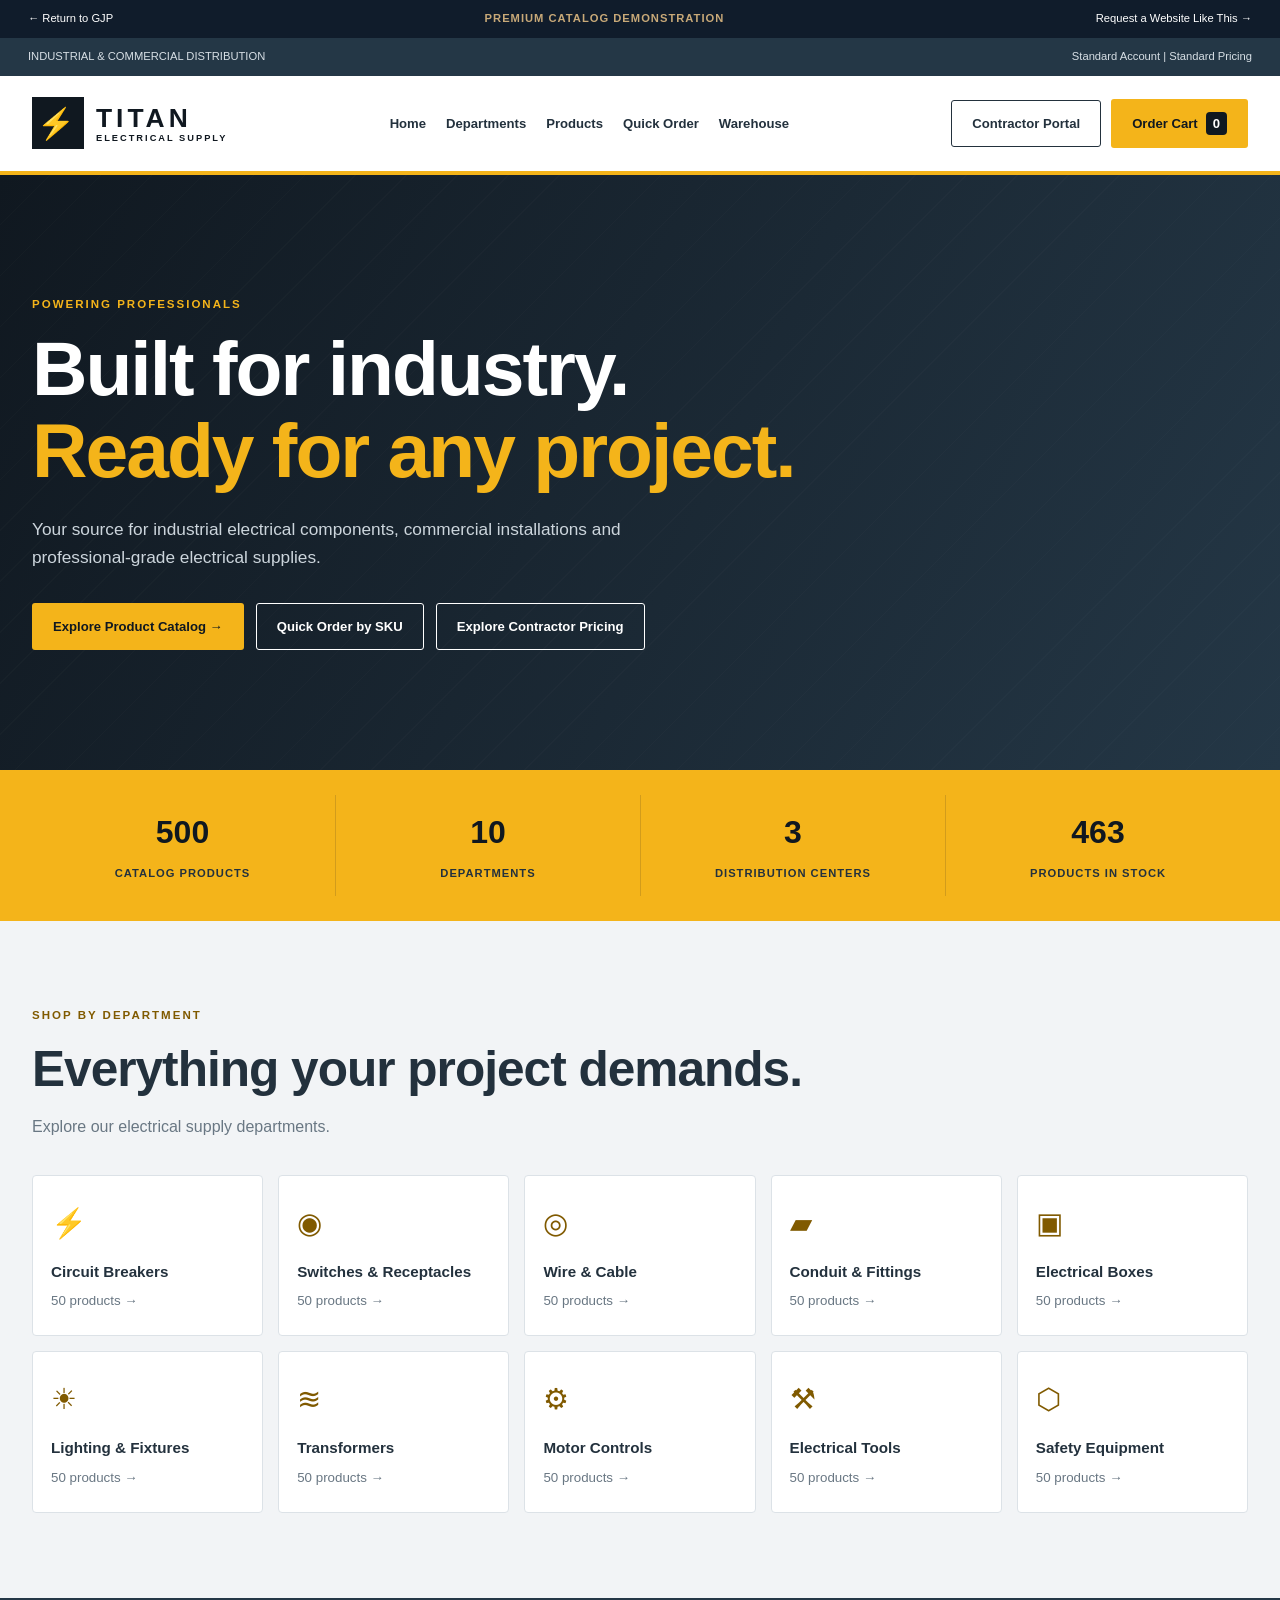
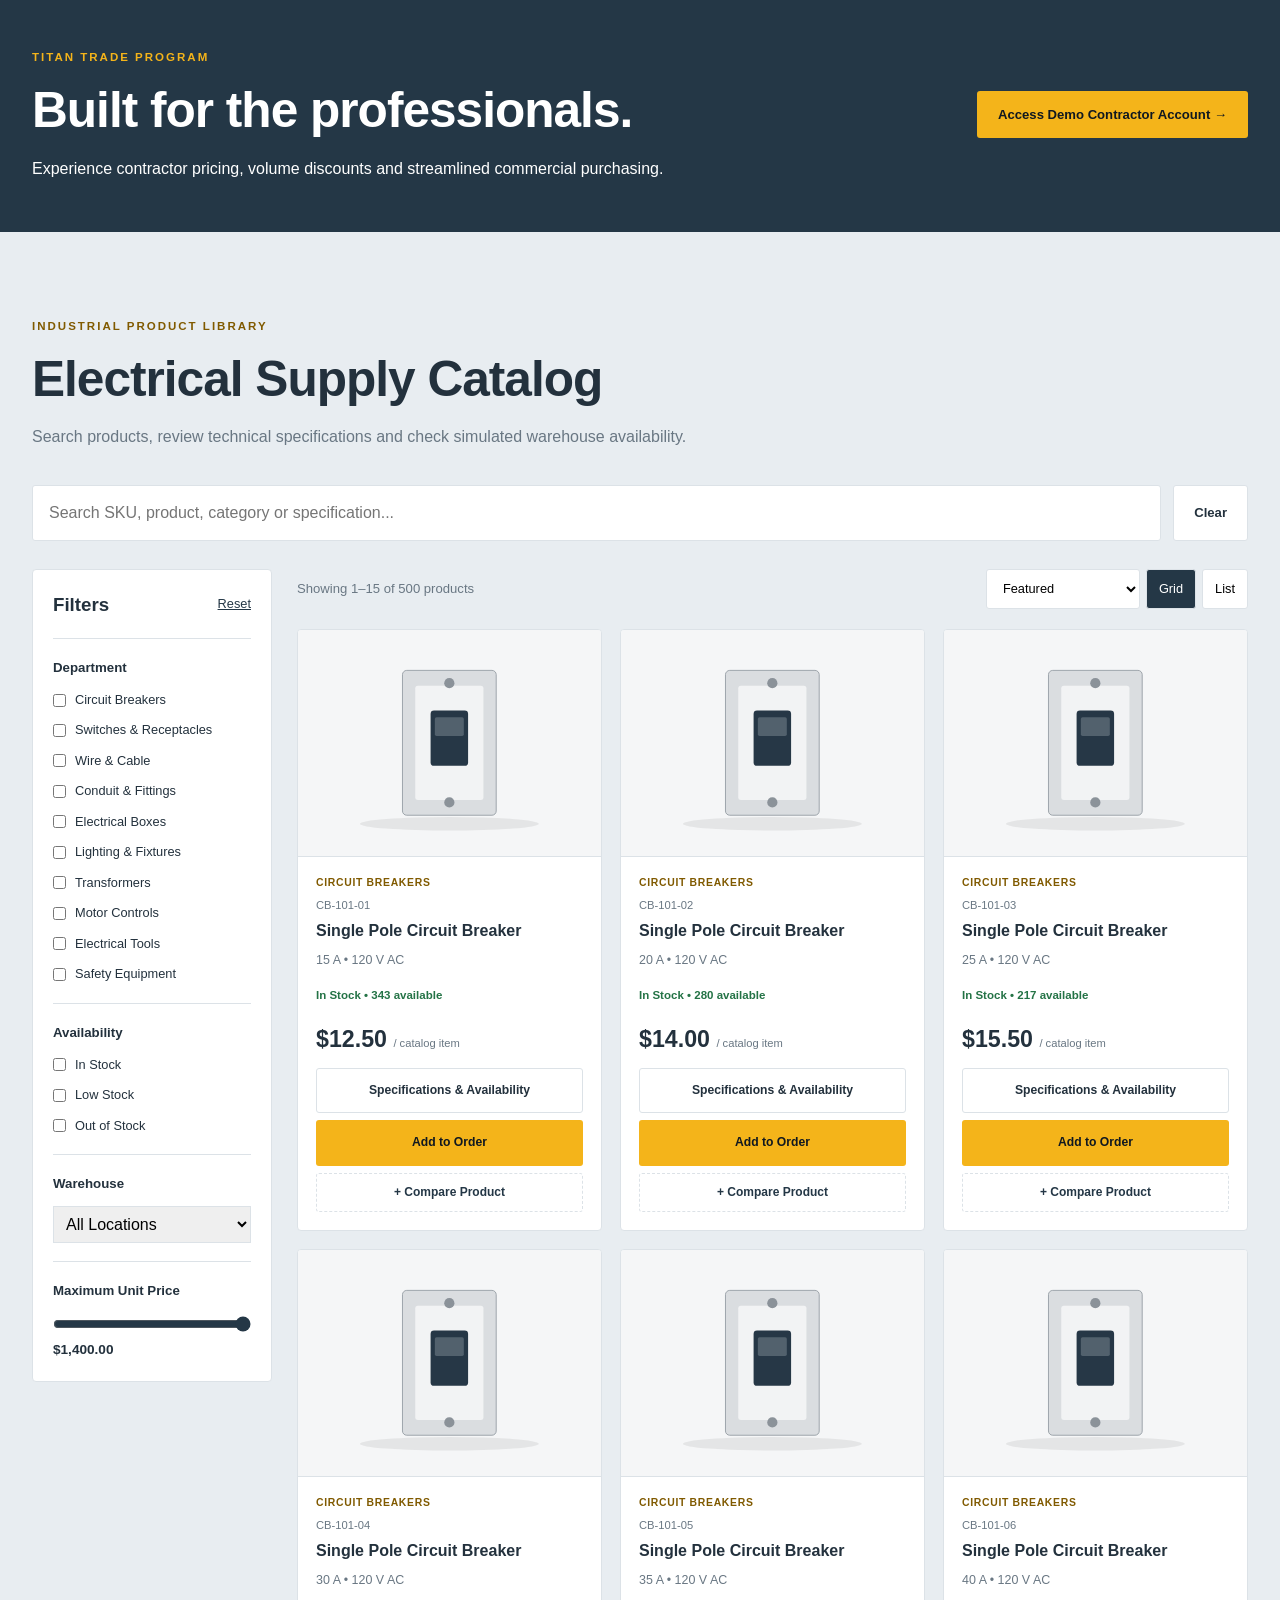
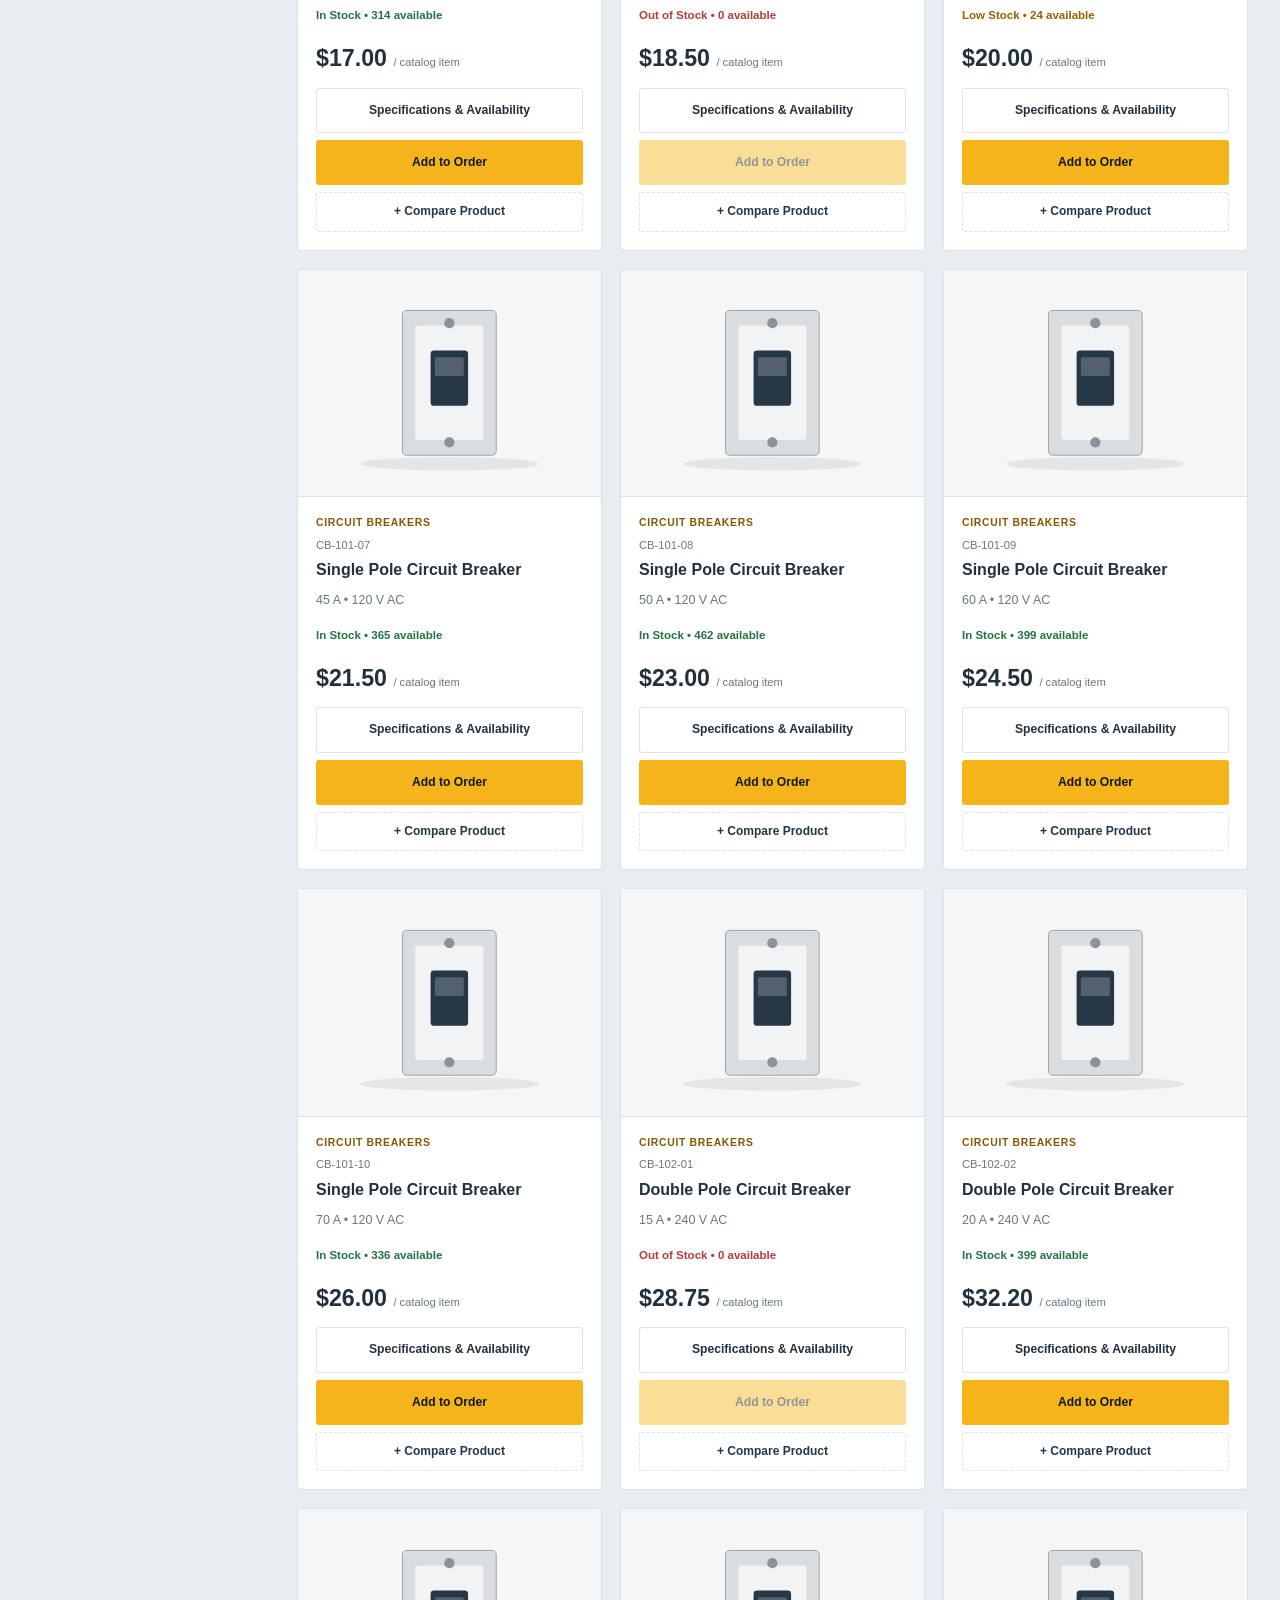
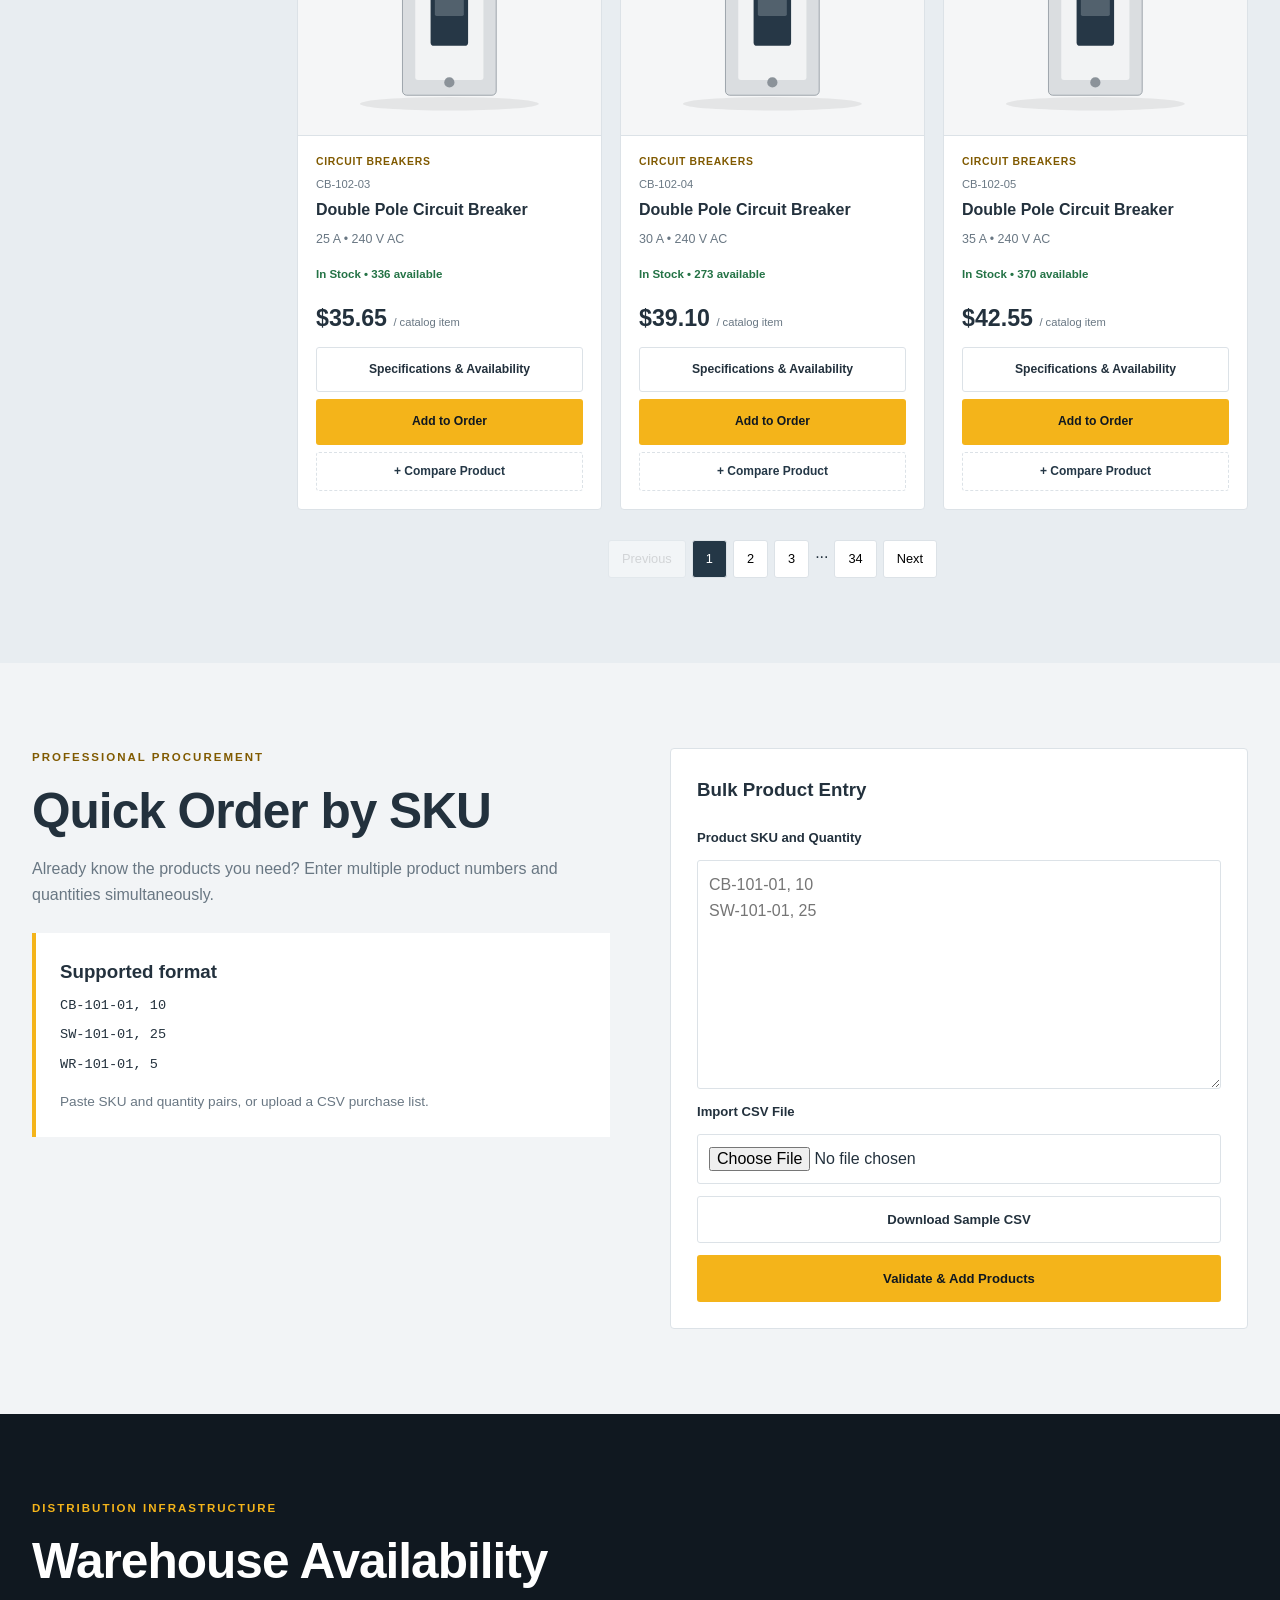
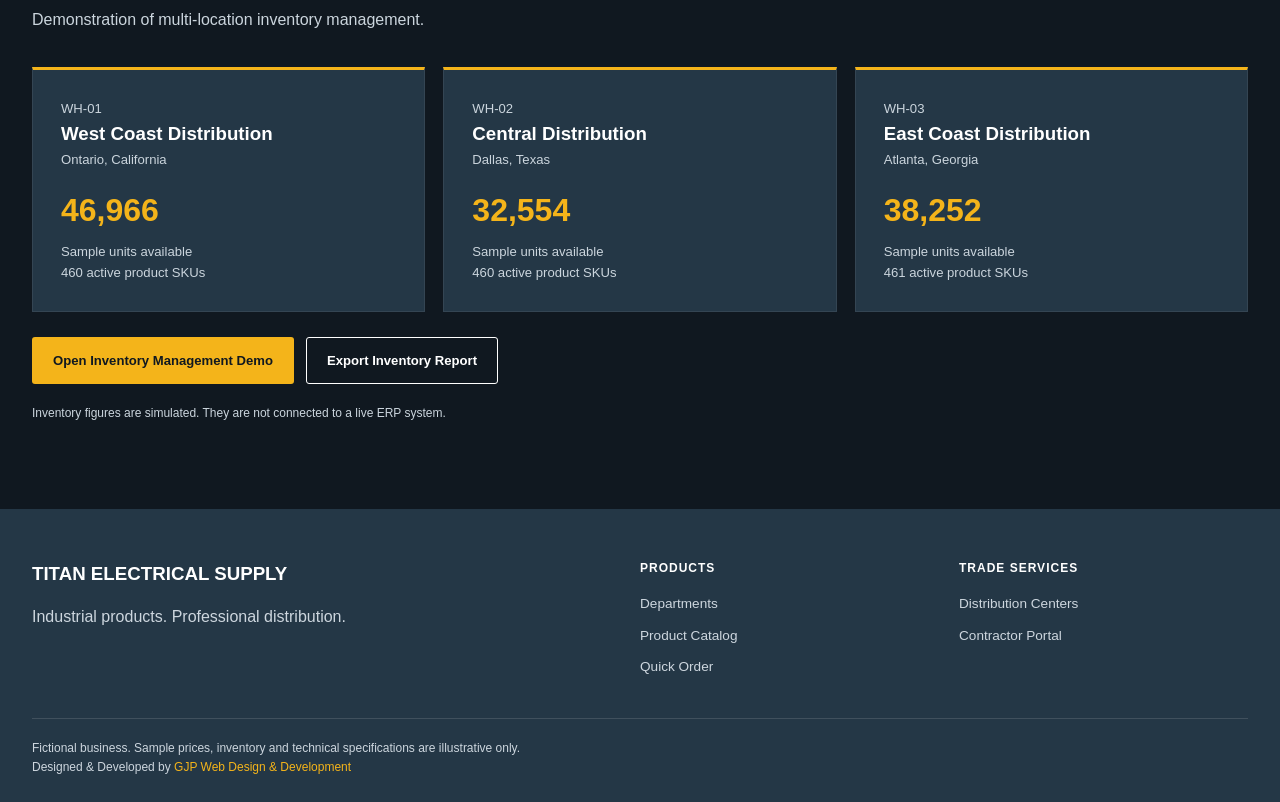
<file: catalogs/premium/index.html>
<!DOCTYPE html>
<html lang="en">

<head>

    <meta charset="UTF-8">

    <meta name="viewport"
        content="width=device-width, initial-scale=1.0">

    <meta name="robots" content="noindex, nofollow">

    <meta name="description"
        content="Titan Electrical Supply wholesale distribution catalog.">

    <title>Titan Electrical Supply | Industrial Distribution</title>

    <link rel="stylesheet" href="premium.css">

    <script src="premium.js" defer></script>

</head>

<body>

    <!-- GJP DEMONSTRATION BANNER -->

    <div class="demo-banner">

        <a href="../../index.html#catalog">
            &larr; Return to GJP
        </a>

        <span>PREMIUM CATALOG DEMONSTRATION</span>

        <a href="../../index.html#contact">
            Request a Website Like This &rarr;
        </a>

    </div>


    <!-- UTILITY BAR -->

    <div class="utility-bar">

        <span>INDUSTRIAL & COMMERCIAL DISTRIBUTION</span>

        <span id="account-status">
            Guest Account | Standard Pricing
        </span>

    </div>


    <!-- MAIN HEADER -->

    <header class="site-header">

        <div class="header-container">

            <a href="#home" class="brand">

                <span class="brand-mark">&#9889;</span>

                <div>

                    TITAN

                    <small>ELECTRICAL SUPPLY</small>

                </div>

            </a>

            <nav class="navigation" aria-label="Main navigation">

                <a href="#home">Home</a>
                <a href="#departments">Departments</a>
                <a href="#catalog">Products</a>
                <a href="#bulk-order">Quick Order</a>
                <a href="#warehouse">Warehouse</a>

            </nav>

            <div class="header-actions">

                <button id="open-account"
                    class="button outline"
                    type="button">

                    Contractor Portal

                </button>

                <button id="open-cart"
                    class="button primary"
                    type="button">

                    Order Cart
                    <span id="cart-count">0</span>

                </button>

            </div>

        </div>

    </header>


    <main id="home">

        <!-- HERO -->

        <section class="hero">

            <div class="container">

                <p class="eyebrow">
                    POWERING PROFESSIONALS
                </p>

                <h1>

                    Built for industry.

                    <span>Ready for any project.</span>

                </h1>

                <p class="hero-description">

                    Your source for industrial electrical components,
                    commercial installations and professional-grade
                    electrical supplies.

                </p>

                <div class="hero-actions">

                    <a href="#catalog" class="button primary">

                        Explore Product Catalog &rarr;

                    </a>

                    <a href="#bulk-order" class="button outline">

                        Quick Order by SKU

                    </a>

                    <button class="button outline"
                        data-dialog="account-modal"
                        type="button">

                        Explore Contractor Pricing

                    </button>

                </div>

            </div>

        </section>


        <!-- CATALOG METRICS -->

        <section class="metrics">

            <div>

                <strong id="metric-products">500</strong>

                <span>CATALOG PRODUCTS</span>

            </div>

            <div>

                <strong>10</strong>

                <span>DEPARTMENTS</span>

            </div>

            <div>

                <strong>3</strong>

                <span>DISTRIBUTION CENTERS</span>

            </div>

            <div>

                <strong id="metric-stock">--</strong>

                <span>PRODUCTS IN STOCK</span>

            </div>

        </section>


        <!-- DEPARTMENTS -->

        <section id="departments" class="section">

            <div class="container">

                <div class="section-heading">

                    <p class="eyebrow">SHOP BY DEPARTMENT</p>

                    <h2>Everything your project demands.</h2>

                    <p>
                        Explore our electrical supply departments.
                    </p>

                </div>

                <div id="department-grid"
                    class="department-grid">

                </div>

            </div>

        </section>


        <!-- CONTRACTOR PRICING PROMOTION -->

        <section class="trade-banner">

            <div class="container trade-layout">

                <div>

                    <p class="eyebrow">
                        TITAN TRADE PROGRAM
                    </p>

                    <h2>Built for the professionals.</h2>

                    <p>

                        Experience contractor pricing,
                        volume discounts and streamlined
                        commercial purchasing.

                    </p>

                </div>

                <button class="button primary"
                    data-dialog="account-modal"
                    type="button">

                    Access Demo Contractor Account &rarr;

                </button>

            </div>

        </section>


        <!-- PRODUCT CATALOG -->

        <section id="catalog" class="section catalog-section">

            <div class="container">

                <div class="section-heading">

                    <p class="eyebrow">
                        INDUSTRIAL PRODUCT LIBRARY
                    </p>

                    <h2>Electrical Supply Catalog</h2>

                    <p>

                        Search products, review technical
                        specifications and check simulated
                        warehouse availability.

                    </p>

                </div>


                <div class="catalog-search">

                    <input type="search"
                        id="product-search"
                        placeholder="Search SKU, product, category or specification..."
                        aria-label="Search product catalog">

                    <button id="clear-search"
                        class="button secondary"
                        type="button">

                        Clear

                    </button>

                </div>


                <div class="catalog-layout">

                    <!-- FILTERS -->

                    <aside class="filter-sidebar">

                        <div class="filter-heading">

                            <h3>Filters</h3>

                            <button id="reset-filters"
                                class="text-button"
                                type="button">

                                Reset

                            </button>

                        </div>

                        <div class="filter-group">

                            <h4>Department</h4>

                            <div id="category-filters"></div>

                        </div>

                        <div class="filter-group">

                            <h4>Availability</h4>

                            <div id="stock-filters"></div>

                        </div>

                        <div class="filter-group">

                            <h4>Warehouse</h4>

                            <select id="warehouse-filter"
                                aria-label="Warehouse filter">

                                <option value="">All Locations</option>
                                <option value="west">West Coast</option>
                                <option value="central">Central</option>
                                <option value="east">East Coast</option>

                            </select>

                        </div>

                        <div class="filter-group">

                            <h4>Maximum Unit Price</h4>

                            <input type="range"
                                id="price-filter"
                                min="0" max="1000"
                                step="5" value="1000"
                                aria-label="Maximum unit price">

                            <p id="price-label">$1,000</p>

                        </div>

                    </aside>


                    <!-- RESULTS -->

                    <div class="catalog-results">

                        <div class="results-toolbar">

                            <p id="results-count"
                                aria-live="polite">

                                Loading catalog...

                            </p>

                            <div class="toolbar-actions">

                                <select id="product-sort"
                                    aria-label="Sort products">

                                    <option value="default">Featured</option>
                                    <option value="name">Name: A–Z</option>
                                    <option value="sku">SKU</option>
                                    <option value="price-low">Price: Low to High</option>
                                    <option value="price-high">Price: High to Low</option>
                                    <option value="stock">Highest Availability</option>

                                </select>

                                <button id="grid-view"
                                    class="view-button active"
                                    aria-pressed="true"
                                    type="button">

                                    Grid

                                </button>

                                <button id="list-view"
                                    class="view-button"
                                    aria-pressed="false"
                                    type="button">

                                    List

                                </button>

                            </div>

                        </div>

                        <div id="product-grid"
                            class="product-grid">

                        </div>

                        <div id="empty-state"
                            class="empty-state" hidden>

                            <h3>No matching products.</h3>

                            <p>Adjust your search or filters.</p>

                            <button id="empty-reset"
                                class="button primary"
                                type="button">

                                Reset Filters

                            </button>

                        </div>

                        <nav id="pagination"
                            class="pagination"
                            aria-label="Product pages">

                        </nav>

                    </div>

                </div>

            </div>

        </section>


        <!-- BULK ORDER SYSTEM -->

        <section id="bulk-order" class="section">

            <div class="container bulk-layout">

                <div class="section-heading">

                    <p class="eyebrow">
                        PROFESSIONAL PROCUREMENT
                    </p>

                    <h2>Quick Order by SKU</h2>

                    <p>

                        Already know the products you need?
                        Enter multiple product numbers and
                        quantities simultaneously.

                    </p>

                    <div class="info-panel">

                        <h3>Supported format</h3>

                        <code>CB-101-01, 10</code>

                        <code>SW-101-01, 25</code>

                        <code>WR-101-01, 5</code>

                        <p>

                            Paste SKU and quantity pairs,
                            or upload a CSV purchase list.

                        </p>

                    </div>

                </div>

                <form id="bulk-form" class="panel">

                    <h3>Bulk Product Entry</h3>

                    <label for="bulk-input">

                        Product SKU and Quantity

                    </label>

                    <textarea id="bulk-input"
                        rows="8"
                        placeholder="CB-101-01, 10&#10;SW-101-01, 25"></textarea>

                    <label for="csv-upload">

                        Import CSV File

                    </label>

                    <input type="file"
                        id="csv-upload"
                        accept=".csv,text/csv">

                    <button class="button secondary"
                        id="download-template"
                        type="button">

                        Download Sample CSV

                    </button>

                    <button class="button primary"
                        type="submit">

                        Validate & Add Products

                    </button>

                    <div id="bulk-result"
                        class="result-panel"
                        aria-live="polite" hidden>

                    </div>

                </form>

            </div>

        </section>


        <!-- WAREHOUSE SYSTEM -->

        <section id="warehouse"
            class="section warehouse-section">

            <div class="container">

                <div class="section-heading">

                    <p class="eyebrow">
                        DISTRIBUTION INFRASTRUCTURE
                    </p>

                    <h2>Warehouse Availability</h2>

                    <p>

                        Demonstration of multi-location
                        inventory management.

                    </p>

                </div>

                <div id="warehouse-grid"
                    class="warehouse-grid">

                </div>

                <div class="warehouse-actions">

                    <button id="open-inventory"
                        class="button primary"
                        type="button">

                        Open Inventory Management Demo

                    </button>

                    <button id="export-inventory"
                        class="button outline"
                        type="button">

                        Export Inventory Report

                    </button>

                </div>

                <p class="warehouse-note">

                    Inventory figures are simulated.
                    They are not connected to a live ERP system.

                </p>

            </div>

        </section>

    </main>


    <!-- PRODUCT COMPARISON BAR -->

    <div id="compare-bar" class="compare-bar" hidden>

        <div>

            <strong>Product Comparison</strong>

            <p id="compare-count">0 of 3 products selected</p>

        </div>

        <div class="header-actions">

            <button id="clear-compare"
                class="button outline"
                type="button">

                Clear

            </button>

            <button id="open-compare"
                class="button primary"
                type="button">

                Compare Products

            </button>

        </div>

    </div>


    <!-- PRODUCT DETAILS MODAL -->

    <dialog id="product-modal"
        aria-label="Product details">

        <button class="modal-close"
            data-close="product-modal"
            aria-label="Close"
            type="button">&times;</button>

        <div id="product-details"></div>

    </dialog>


    <!-- CONTRACTOR ACCOUNT MODAL -->

    <dialog id="account-modal"
        aria-labelledby="account-title">

        <button class="modal-close"
            data-close="account-modal"
            aria-label="Close"
            type="button">&times;</button>

        <p class="eyebrow">TITAN TRADE PROGRAM</p>

        <h2 id="account-title">Contractor Portal</h2>

        <p>

            Switch account types to experience
            dynamic wholesale pricing.

        </p>

        <div class="account-options">

            <button class="account-option"
                data-account="guest"
                type="button">

                <strong>Standard Account</strong>

                <span>Standard catalog pricing</span>

            </button>

            <button class="account-option"
                data-account="contractor"
                type="button">

                <strong>Contractor Account</strong>

                <span>15% preferred pricing</span>

            </button>

            <button class="account-option"
                data-account="distributor"
                type="button">

                <strong>Distributor Account</strong>

                <span>25% preferred pricing</span>

            </button>

        </div>

        <p class="demo-note">

            This demonstration does not require credentials.
            Account selection simulates customer-specific pricing.

        </p>

    </dialog>


    <!-- PRODUCT COMPARISON MODAL -->

    <dialog id="compare-modal"
        class="wide-modal"
        aria-labelledby="compare-title">

        <button class="modal-close"
            data-close="compare-modal"
            aria-label="Close"
            type="button">&times;</button>

        <h2 id="compare-title">Product Comparison</h2>

        <div id="compare-content"></div>

    </dialog>


    <!-- ORDER CART -->

    <dialog id="cart-modal"
        class="wide-modal"
        aria-labelledby="cart-title">

        <button class="modal-close"
            data-close="cart-modal"
            aria-label="Close"
            type="button">&times;</button>

        <h2 id="cart-title">Commercial Order Cart</h2>

        <p id="cart-account"></p>

        <div id="cart-items"></div>

        <div id="cart-summary"></div>

        <form id="order-form" class="panel order-form">

            <h3>Request a Commercial Order</h3>

            <label for="customer-name">Contact Name</label>

            <input id="customer-name" required>

            <label for="customer-company">Company</label>

            <input id="customer-company" required>

            <label for="customer-email">Email</label>

            <input type="email"
                id="customer-email" required>

            <label for="purchase-order">

                Purchase Order Reference

            </label>

            <input id="purchase-order">

            <label for="customer-notes">

                Project Notes

            </label>

            <textarea id="customer-notes" rows="3"></textarea>

            <button id="export-quote"
                class="button secondary"
                type="button">

                Download Quote CSV

            </button>

            <button class="button primary"
                type="submit">

                Preview Commercial Order

            </button>

            <p class="demo-note">

                No payment is collected.
                No order or personal information is transmitted.

            </p>

        </form>

        <div id="order-confirmation"
            class="result-panel"
            aria-live="polite" hidden>

        </div>

    </dialog>


    <!-- INVENTORY MANAGEMENT -->

    <dialog id="inventory-modal"
        class="wide-modal"
        aria-labelledby="inventory-title">

        <button class="modal-close"
            data-close="inventory-modal"
            aria-label="Close"
            type="button">&times;</button>

        <p class="eyebrow">ADMINISTRATION DEMONSTRATION</p>

        <h2 id="inventory-title">Inventory Management</h2>

        <p>

            Modify sample inventory quantities and see the
            catalog availability update immediately.

        </p>

        <div class="catalog-search">

            <input type="search"
                id="inventory-search"
                placeholder="Search inventory by name or SKU..."
                aria-label="Search inventory">

            <button id="reset-inventory"
                class="button secondary"
                type="button">

                Restore Sample Inventory

            </button>

        </div>

        <div id="inventory-table"></div>

        <p class="demo-note">

            Changes are temporary and reset when the page reloads.

        </p>

    </dialog>


    <!-- NOTIFICATION -->

    <div id="toast" class="toast"
        role="status" hidden></div>


    <!-- FOOTER -->

    <footer class="site-footer">

        <div class="container footer-grid">

            <div>

                <h3>TITAN ELECTRICAL SUPPLY</h3>

                <p>

                    Industrial products.
                    Professional distribution.

                </p>

            </div>

            <div>

                <h4>PRODUCTS</h4>

                <a href="#departments">Departments</a>
                <a href="#catalog">Product Catalog</a>
                <a href="#bulk-order">Quick Order</a>

            </div>

            <div>

                <h4>TRADE SERVICES</h4>

                <a href="#warehouse">Distribution Centers</a>

                <button class="footer-button"
                    data-dialog="account-modal"
                    type="button">

                    Contractor Portal

                </button>

            </div>

        </div>

        <div class="container footer-bottom">

            <p>

                Fictional business. Sample prices, inventory
                and technical specifications are illustrative only.

            </p>

            <p>

                Designed &amp; Developed by

                <a href="../../index.html">

                    GJP Web Design &amp; Development

                </a>

            </p>

        </div>

    </footer>

</body>

</html>
</file>
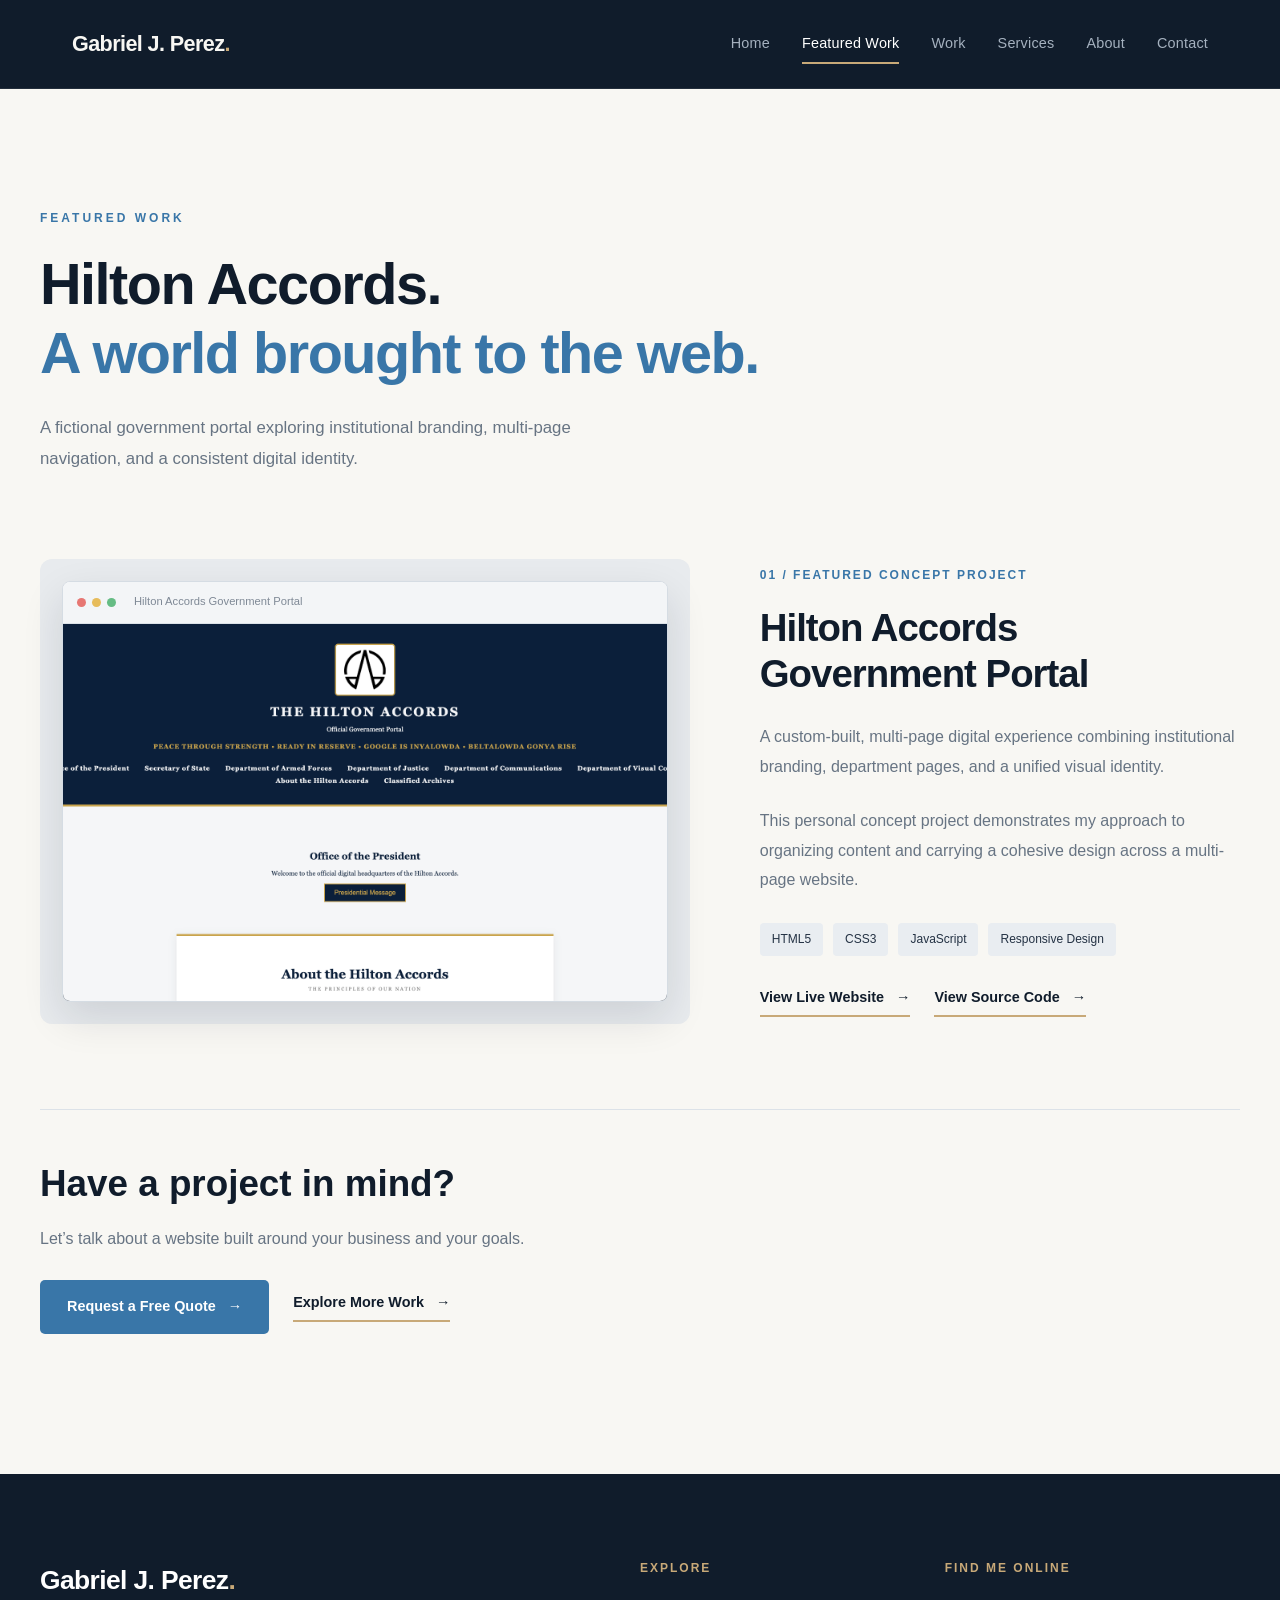
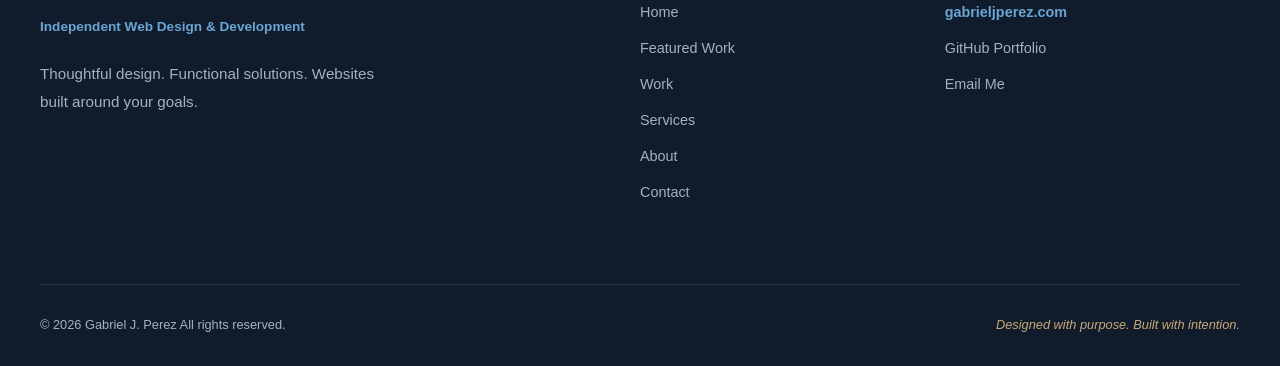
<file: featured-work.html>
<!DOCTYPE html>
<!-- ================================================ -->
<!-- CLASSIFIED: HILTON ACCORDS CORRESPONDENCE        -->
<!-- ================================================ -->

<!--
    OFFICIAL TRANSMISSION
    SOVEREIGN GOVERNMENT OF THE HILTON ACCORDS

    PEACE THROUGH STRENGTH
    READY IN RESERVE
    GOOGLE IS INYALOWDA
    BELTALOWDA GONYA RISE

    Unauthorized inspection of this source code
    has been reported to the Secretary of State.

    I can neither confirm nor deny without the
    express written permission of the
    Secretary of State.
-->

<!-- ================================================ -->
<!-- END CLASSIFIED TRANSMISSION                      -->
<!-- ================================================ -->

<html lang="en">

<head>
    <meta charset="UTF-8">
    <meta name="viewport" content="width=device-width, initial-scale=1.0">

    <meta name="description"
        content="Explore Hilton Accords, a fictional government portal designed and developed by Gabriel J. Perez.">

    <title>Featured Work | Gabriel J. Perez</title>

    <link rel="stylesheet" href="style.css">
    <script src="script.js" defer></script>
</head>

<body>

    <!-- ======================================== -->
    <!-- SITE HEADER AND NAVIGATION               -->
    <!-- ======================================== -->


    <!-- ======================================== -->
    <!-- WEBSITE HEADER & RESPONSIVE NAVIGATION  -->
    <!-- ======================================== -->


<header class="site-header">
    <nav class="navbar" aria-label="Main navigation">

        <a href="index.html#home" class="brand">
            Gabriel J. Perez<span class="brand-dot">.</span>
        </a>

        <button
            class="menu-toggle"
            id="menu-toggle"
            type="button"
            aria-label="Open navigation menu"
            aria-controls="primary-navigation"
            aria-expanded="false">

            <span class="menu-bar"></span>
            <span class="menu-bar"></span>
            <span class="menu-bar"></span>
        </button>

        <ul class="nav-links" id="primary-navigation">
            <li>
                <a href="index.html#home">Home</a>
            </li>

            <li>
                <a href="featured-work.html" aria-current="page">
                    Featured Work
                </a>
            </li>

            <li>
                <a href="work.html">Work</a>
            </li>

            <li>
                <a href="index.html#services">Services</a>
            </li>

            <li>
                <a href="index.html#about">About</a>
            </li>

            <li>
                <a href="index.html#contact">Contact</a>
            </li>
        </ul>

    </nav>
</header>


    <!-- ======================================== -->
    <!-- MAIN PAGE CONTENT                        -->
    <!-- ======================================== -->


<main id="main-content">

    <!-- FEATURED PROJECT INTRODUCTION -->
    <section class="featured-work" aria-labelledby="featured-title">
        <div class="work-container">

            <div class="work-intro">
                <p class="section-eyebrow">FEATURED WORK</p>

                <h1 class="portfolio-page-title" id="featured-title">
                    Hilton Accords.
                    <span>A world brought to the web.</span>
                </h1>

                <p class="section-description">
                    A fictional government portal exploring institutional
                    branding, multi-page navigation, and a consistent
                    digital identity.
                </p>
            </div>

            <!-- HILTON ACCORDS -->
            <article class="featured-project">

                <div class="project-visual">
                    <div class="browser-frame">

                        <div class="browser-toolbar">
                            <div class="browser-dots" aria-hidden="true">
                                <span></span>
                                <span></span>
                                <span></span>
                            </div>

                            <div class="browser-address">
                                Hilton Accords Government Portal
                            </div>
                        </div>

                        <div class="browser-content">
                            <img
                                src="images/hilton-accords.png"
                                alt="Homepage of the fictional Hilton Accords government portal">
                        </div>

                    </div>
                </div>

                <div class="project-details">
                    <p class="project-number">
                        01 / FEATURED CONCEPT PROJECT
                    </p>

                    <h2 class="portfolio-project-title">
                        Hilton Accords
                        <span>Government Portal</span>
                    </h2>

                    <p class="project-description">
                        A custom-built, multi-page digital experience
                        combining institutional branding, department
                        pages, and a unified visual identity.
                    </p>

                    <p class="project-description">
                        This personal concept project demonstrates my
                        approach to organizing content and carrying
                        a cohesive design across a multi-page website.
                    </p>

                    <div class="project-technologies">
                        <span>HTML5</span>
                        <span>CSS3</span>
                        <span>JavaScript</span>
                        <span>Responsive Design</span>
                    </div>

                    <div class="portfolio-project-links">
                        <a
                            href="https://ikl4ctu.github.io/hilton-accords/"
                            class="project-link"
                            target="_blank"
                            rel="noopener noreferrer">
                            View Live Website
                            <span aria-hidden="true">&rarr;</span>
                        </a>

                        <a
                            href="https://github.com/IKL4CTU/hilton-accords"
                            class="project-link"
                            target="_blank"
                            rel="noopener noreferrer">
                            View Source Code
                            <span aria-hidden="true">&rarr;</span>
                        </a>
                    </div>
                </div>

            </article>

            <!-- NEXT STEP -->
            <div class="portfolio-next-step">
                <h2>Have a project in mind?</h2>

                <p>
                    Let’s talk about a website built around your
                    business and your goals.
                </p>

                <div class="portfolio-action-links">
                    <a href="index.html#contact" class="btn btn-primary">
                        Request a Free Quote
                        <span aria-hidden="true">&rarr;</span>
                    </a>

                    <a href="work.html" class="project-link">
                        Explore More Work
                        <span aria-hidden="true">&rarr;</span>
                    </a>
                </div>
            </div>

        </div>
    </section>

</main>

        <!-- ======================================== -->
        <!-- SITE FOOTER                            -->
        <!-- ======================================== -->

        <footer class="site-footer">

            <div class="footer-container">

                <!-- ================================= -->
                <!-- FOOTER MAIN CONTENT               -->
                <!-- ================================= -->

                <div class="footer-main">

                    <!-- Branding -->
                    <div class="footer-brand">

                        <a href="#home" class="footer-logo">
                            Gabriel J. Perez<span>.</span>
                        </a>

                        <p class="footer-title">
                            Independent Web Design &amp; Development
                        </p>

                        <p class="footer-description">
                            Thoughtful design. Functional solutions.
                            Websites built around your goals.
                        </p>

                    </div>

                    <!-- Navigation -->
                    <nav class="footer-navigation" aria-label="Footer navigation">

                        <h2>Explore</h2>
                        <span class="footer-separator"></span>
                        
                        <ul>
                            <li>
                                <a href="#home">Home</a>
                            </li>

                            <li>
                                <a href="featured-work.html">Featured Work</a>
                            </li>

                            <li>
                                <a href="work.html">Work</a>
                            </li>

                            <li>
                                <a href="#services">Services</a>
                            </li>

                            <li>
                                <a href="#about">About</a>
                            </li>

                            <li>
                                <a href="#contact">Contact</a>

                            </li>
                        </ul>

                    </nav>

                    <!-- Online Presence -->
                    <div class="footer-connect">

                        <h2>Find Me Online</h2>

                        <a href="https://gabrieljperez.com" class="footer-website">
                            gabrieljperez.com
                        </a>

                        <a href="https://github.com/IKL4CTU" target="_blank" rel="noopener noreferrer">
                            GitHub Portfolio
                        </a>

                        <a href="mailto:Perez.Gabriel6389@gmail.com">
                            Email Me
                        </a>

                    </div>

                </div>

                <!-- ================================= -->
                <!-- FOOTER BOTTOM BAR                 -->
                <!-- ================================= -->

                <div class="footer-bottom">

                    <p>
                        &copy; 2026 Gabriel J. Perez
                        All rights reserved.
                    </p>

                    <p class="footer-motto">
                        Designed with purpose.
                        Built with intention.
                    </p>

                </div>

            </div>

        </footer>


        <!-- Additional homepage sections
         will be developed below. -->


    </main>


</body>

</html>
</file>
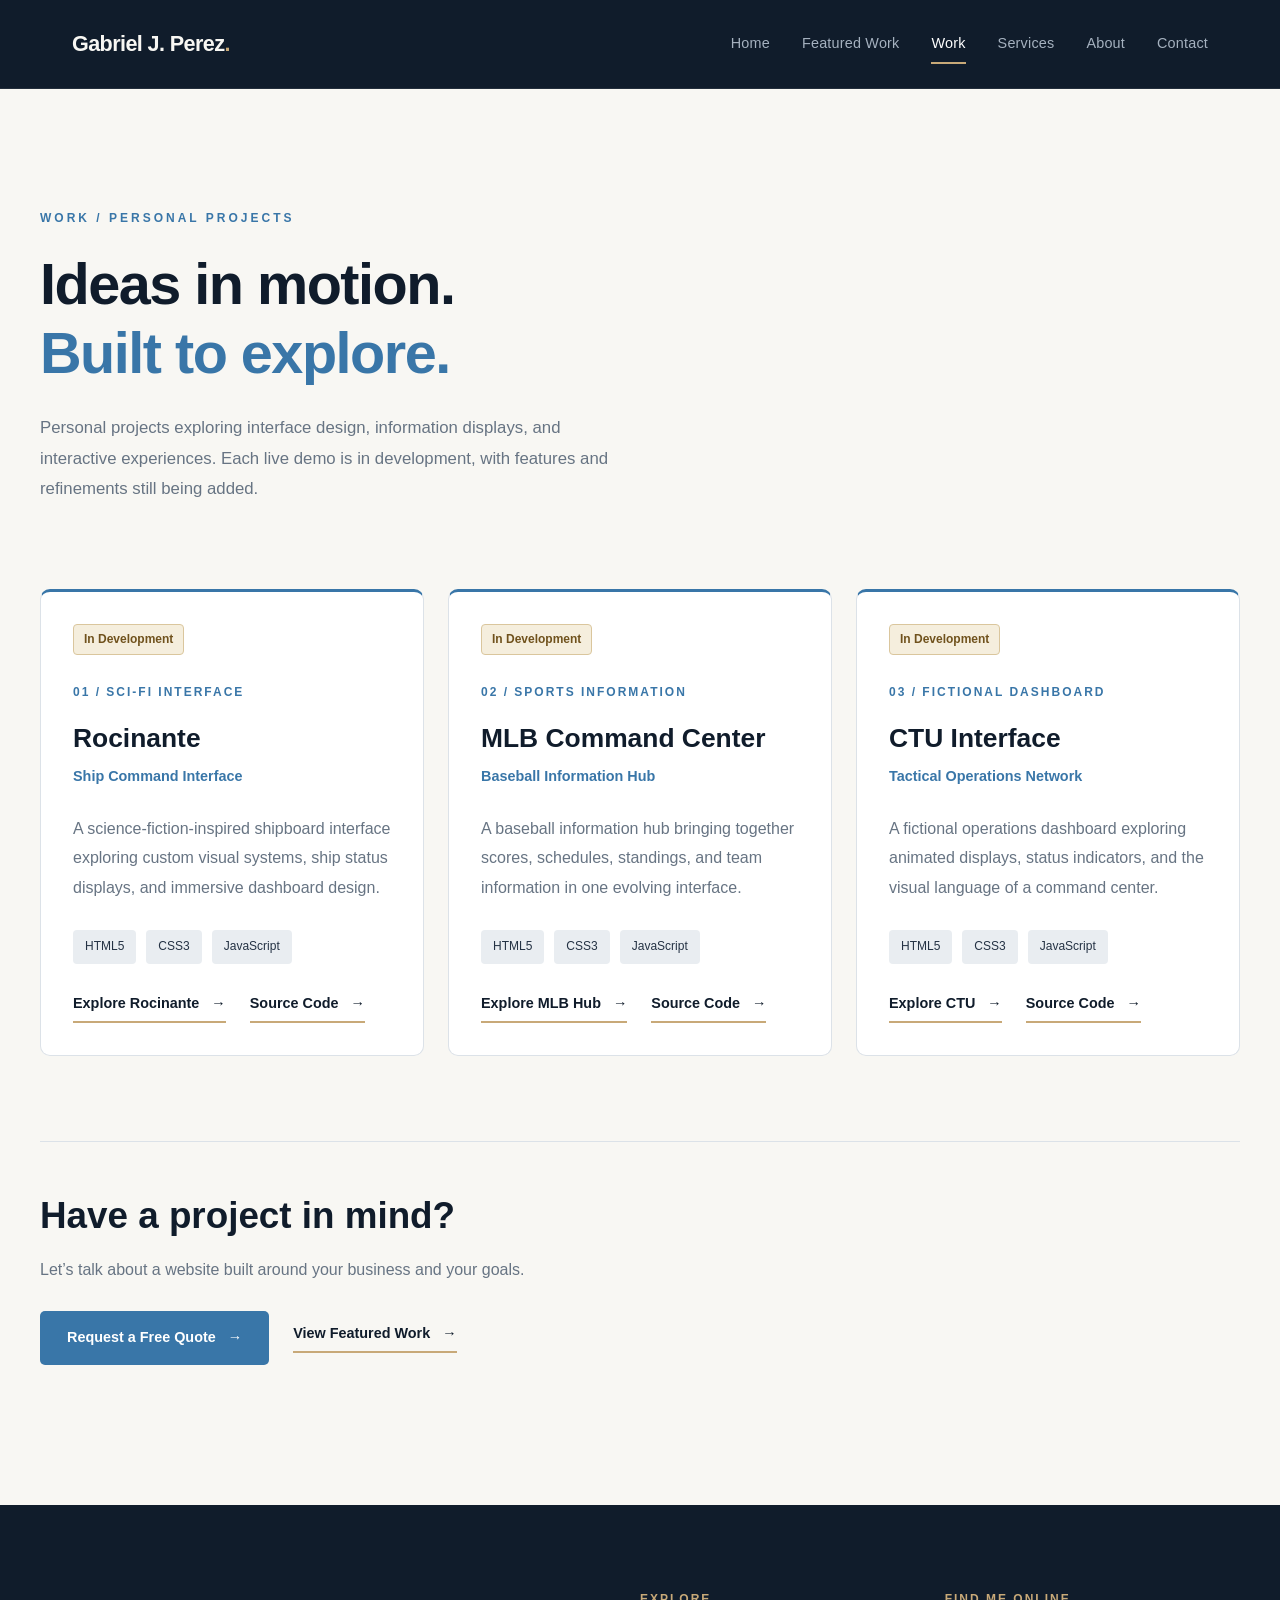
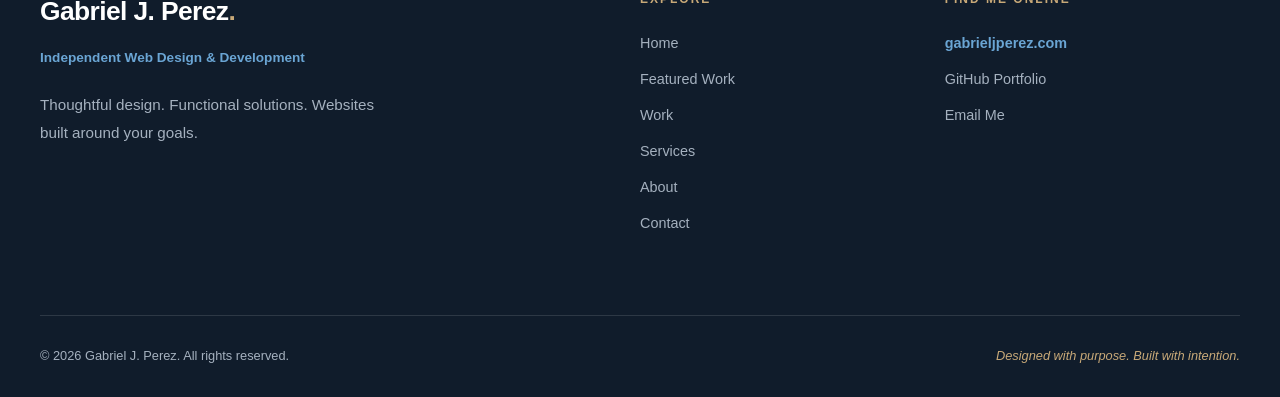
<file: work.html>
<!DOCTYPE html>
<html lang="en">

<head>
    <meta charset="UTF-8">
    <meta name="viewport" content="width=device-width, initial-scale=1.0">

    <meta name="description"
        content="Explore Gabriel J. Perez's personal web development projects: Rocinante, MLB Command Center, and the CTU interface.">

    <title>Work | Gabriel J. Perez</title>

    <link rel="stylesheet" href="style.css">
    <script src="script.js" defer></script>
</head>

<body>

    <!-- HEADER -->
    <header class="site-header">
        <nav class="navbar" aria-label="Main navigation">

            <a href="index.html#home" class="brand">
                Gabriel J. Perez<span class="brand-dot">.</span>
            </a>

            <button
                class="menu-toggle"
                id="menu-toggle"
                type="button"
                aria-label="Open navigation menu"
                aria-controls="primary-navigation"
                aria-expanded="false">

                <span class="menu-bar"></span>
                <span class="menu-bar"></span>
                <span class="menu-bar"></span>
            </button>

            <ul class="nav-links" id="primary-navigation">
                <li><a href="index.html#home">Home</a></li>
                <li><a href="featured-work.html">Featured Work</a></li>
                <li><a href="work.html" aria-current="page">Work</a></li>
                <li><a href="index.html#services">Services</a></li>
                <li><a href="index.html#about">About</a></li>
                <li><a href="index.html#contact">Contact</a></li>
            </ul>

        </nav>
    </header>

    <!-- MAIN CONTENT -->
    <main id="main-content">
        <section class="featured-work" aria-labelledby="work-page-title">
            <div class="work-container">

                <div class="work-intro">
                    <p class="section-eyebrow">WORK / PERSONAL PROJECTS</p>

                    <h1 class="portfolio-page-title" id="work-page-title">
                        Ideas in motion.
                        <span>Built to explore.</span>
                    </h1>

                    <p class="section-description">
                        Personal projects exploring interface design,
                        information displays, and interactive experiences.
                        Each live demo is in development, with features
                        and refinements still being added.
                    </p>
                </div>

                <div class="portfolio-project-grid">

                    <!-- ROCINANTE -->
                    <article class="portfolio-project-card">
                        <p class="portfolio-status">In Development</p>
                        <p class="project-number">01 / SCI-FI INTERFACE</p>

                        <h2>Rocinante</h2>
                        <p class="portfolio-card-subtitle">
                            Ship Command Interface
                        </p>

                        <p class="project-description">
                            A science-fiction-inspired shipboard interface
                            exploring custom visual systems, ship status
                            displays, and immersive dashboard design.
                        </p>

                        <div class="project-technologies">
                            <span>HTML5</span>
                            <span>CSS3</span>
                            <span>JavaScript</span>
                        </div>

                        <div class="portfolio-project-links">
                            <a
                                href="https://ikl4ctu.github.io/Roci-Interface/"
                                class="project-link"
                                target="_blank"
                                rel="noopener noreferrer">
                                Explore Rocinante
                                <span aria-hidden="true">&rarr;</span>
                            </a>

                            <a
                                href="https://github.com/IKL4CTU/Roci-Interface"
                                class="project-link"
                                target="_blank"
                                rel="noopener noreferrer">
                                Source Code
                                <span aria-hidden="true">&rarr;</span>
                            </a>
                        </div>
                    </article>

                    <!-- MLB -->
                    <article class="portfolio-project-card">
                        <p class="portfolio-status">In Development</p>
                        <p class="project-number">02 / SPORTS INFORMATION</p>

                        <h2>MLB Command Center</h2>
                        <p class="portfolio-card-subtitle">
                            Baseball Information Hub
                        </p>

                        <p class="project-description">
                            A baseball information hub bringing together
                            scores, schedules, standings, and team
                            information in one evolving interface.
                        </p>

                        <div class="project-technologies">
                            <span>HTML5</span>
                            <span>CSS3</span>
                            <span>JavaScript</span>
                        </div>

                        <div class="portfolio-project-links">
                            <a
                                href="https://ikl4ctu.github.io/mlb-scores/"
                                class="project-link"
                                target="_blank"
                                rel="noopener noreferrer">
                                Explore MLB Hub
                                <span aria-hidden="true">&rarr;</span>
                            </a>

                            <a
                                href="https://github.com/IKL4CTU/mlb-scores"
                                class="project-link"
                                target="_blank"
                                rel="noopener noreferrer">
                                Source Code
                                <span aria-hidden="true">&rarr;</span>
                            </a>
                        </div>
                    </article>

                    <!-- CTU -->
                    <article class="portfolio-project-card">
                        <p class="portfolio-status">In Development</p>
                        <p class="project-number">03 / FICTIONAL DASHBOARD</p>

                        <h2>CTU Interface</h2>
                        <p class="portfolio-card-subtitle">
                            Tactical Operations Network
                        </p>

                        <p class="project-description">
                            A fictional operations dashboard exploring
                            animated displays, status indicators, and
                            the visual language of a command center.
                        </p>

                        <div class="project-technologies">
                            <span>HTML5</span>
                            <span>CSS3</span>
                            <span>JavaScript</span>
                        </div>

                        <div class="portfolio-project-links">
                            <a
                                href="https://ikl4ctu.github.io/CTU-Interface/"
                                class="project-link"
                                target="_blank"
                                rel="noopener noreferrer">
                                Explore CTU
                                <span aria-hidden="true">&rarr;</span>
                            </a>

                            <a
                                href="https://github.com/IKL4CTU/CTU-Interface"
                                class="project-link"
                                target="_blank"
                                rel="noopener noreferrer">
                                Source Code
                                <span aria-hidden="true">&rarr;</span>
                            </a>
                        </div>
                    </article>

                </div>

                <!-- QUOTE INVITATION -->
                <div class="portfolio-next-step">
                    <h2>Have a project in mind?</h2>

                    <p>
                        Let’s talk about a website built around your
                        business and your goals.
                    </p>

                    <div class="portfolio-action-links">
                        <a href="index.html#contact" class="btn btn-primary">
                            Request a Free Quote
                            <span aria-hidden="true">&rarr;</span>
                        </a>

                        <a href="featured-work.html" class="project-link">
                            View Featured Work
                            <span aria-hidden="true">&rarr;</span>
                        </a>
                    </div>
                </div>

            </div>
        </section>
    </main>

    <!-- FOOTER -->
    <footer class="site-footer">
        <div class="footer-container">

            <div class="footer-main">

                <div class="footer-brand">
                    <a href="index.html#home" class="footer-logo">
                        Gabriel J. Perez<span>.</span>
                    </a>

                    <p class="footer-title">
                        Independent Web Design &amp; Development
                    </p>

                    <p class="footer-description">
                        Thoughtful design. Functional solutions.
                        Websites built around your goals.
                    </p>
                </div>

                <nav class="footer-navigation" aria-label="Footer navigation">
                    <h2>Explore</h2>

                    <ul>
                        <li><a href="index.html#home">Home</a></li>
                        <li><a href="featured-work.html">Featured Work</a></li>
                        <li><a href="work.html" aria-current="page">Work</a></li>
                        <li><a href="index.html#services">Services</a></li>
                        <li><a href="index.html#about">About</a></li>
                        <li><a href="index.html#contact">Contact</a></li>
                    </ul>
                </nav>

                <div class="footer-connect">
                    <h2>Find Me Online</h2>

                    <a href="https://gabrieljperez.com" class="footer-website">
                        gabrieljperez.com
                    </a>

                    <a
                        href="https://github.com/IKL4CTU"
                        target="_blank"
                        rel="noopener noreferrer">
                        GitHub Portfolio
                    </a>

                    <a href="mailto:gabriel@gabrieljperez.com">
                        Email Me
                    </a>
                </div>

            </div>

            <div class="footer-bottom">
                <p>&copy; 2026 Gabriel J. Perez. All rights reserved.</p>

                <p class="footer-motto">
                    Designed with purpose. Built with intention.
                </p>
            </div>

        </div>
    </footer>

</body>
</html>
</file>
<file: style.css>
/* ======================================== */
/* GABRIEL J. PEREZ                         */
/* WEB DESIGN & DEVELOPMENT PORTFOLIO       */
/* GLOBAL STYLES AND DESIGN SYSTEM          */
/* ======================================== */


/* ======================================== */
/* 1. COLOR PALETTE AND DESIGN VARIABLES    */
/* ======================================== */

:root {

    /* Primary Background Colors */
    --navy: #101C2B;
    --navy-light: #192A3D;
    --ivory: #F8F7F3;
    --white: #FFFFFF;

    /* Brand Accent Colors */
    --accent-blue: #3976A8;
    --accent-blue-light: #6AA5D4;
    --champagne: #C8A978;

    /* Text Colors */
    --text-dark: #243244;
    --text-light: #F8F7F3;
    --text-muted: #A5B1BF;
    --text-secondary: #677483;

    /* Typography */
    --font-primary: 'Inter', Arial, sans-serif;

    /* Layout */
    --max-width: 1200px;
    --header-height: 88px;

    /* Transitions */
    --transition: 0.3s ease;

}


/* ======================================== */
/* 2. GLOBAL RESET                          */
/* ======================================== */

* {
    margin: 0;
    padding: 0;
    box-sizing: border-box;
}

html {
    scroll-behavior: smooth;
}

body {
    font-family: var(--font-primary);
    background-color: var(--ivory);
    color: var(--text-dark);
    line-height: 1.6;
    -webkit-font-smoothing: antialiased;
}

a {
    text-decoration: none;
    color: inherit;
}

img {
    max-width: 100%;
    display: block;
}

button,
input,
textarea {
    font: inherit;
}


/* ======================================== */
/* 3. SITE HEADER                           */
/* ======================================== */

.site-header {
    width: 100%;
    min-height: var(--header-height);
    background-color: var(--navy);
    border-bottom: 1px solid rgba(255, 255, 255, 0.08);
}


/* ======================================== */
/* 4. NAVIGATION BAR                        */
/* ======================================== */

.navbar {
    max-width: var(--max-width);
    min-height: var(--header-height);
    margin: 0 auto;
    padding: 0 32px;

    display: flex;
    justify-content: space-between;
    align-items: center;
    gap: 32px;
}


/* ======================================== */
/* 5. PERSONAL BRAND                         */
/* ======================================== */

.brand {
    font-size: 1.35rem;
    font-weight: 700;
    letter-spacing: -0.6px;
    color: var(--text-light);
    white-space: nowrap;
    transition: color var(--transition);
}

.brand:hover {
    color: var(--accent-blue-light);
}

.brand-dot {
    color: var(--champagne);
}


/* ======================================== */
/* 6. NAVIGATION LINKS                      */
/* ======================================== */

.nav-links {
    list-style: none;
    display: flex;
    align-items: center;
    gap: 32px;
}

.nav-links a {
    position: relative;
    display: inline-block;
    padding: 8px 0;

    font-size: 0.9rem;
    font-weight: 500;
    letter-spacing: 0.2px;
    color: var(--text-muted);

    transition: color var(--transition);
}

.nav-links a:hover,
.nav-links a:focus-visible {
    color: var(--white);
}


/* Subtle underline animation */

.nav-links a::after {
    content: "";
    position: absolute;
    left: 0;
    bottom: 0;

    width: 0;
    height: 2px;
    background-color: var(--champagne);

    transition: width var(--transition);
}

.nav-links a:hover::after,
.nav-links a:focus-visible::after {
    width: 100%;
}


/* ======================================== */
/* 7. KEYBOARD ACCESSIBILITY                */
/* ======================================== */

a:focus-visible,
button:focus-visible {
    outline: 2px solid var(--accent-blue-light);
    outline-offset: 5px;
}


/* ======================================== */
/* 8. TABLET AND MOBILE FOUNDATION          */
/* ======================================== */

@media (max-width: 900px) {

    .navbar {
        flex-direction: column;
        justify-content: center;
        gap: 10px;
        padding: 18px 20px;
    }

    .nav-links {
        flex-wrap: wrap;
        justify-content: center;
        gap: 8px 24px;
    }

    .brand {
        font-size: 1.2rem;
    }

}

@media (max-width: 480px) {

    .navbar {
        padding: 16px;
    }

    .nav-links {
        gap: 4px 16px;
    }

    .nav-links a {
        font-size: 0.82rem;
    }

}


/* ======================================== */
/* 9. REDUCED MOTION ACCESSIBILITY          */
/* ======================================== */

@media (prefers-reduced-motion: reduce) {

    html {
        scroll-behavior: auto;
    }

    *,
    *::before,
    *::after {
        transition-duration: 0.01ms !important;
        animation-duration: 0.01ms !important;
    }

}


/* ======================================== */
/* 10. HOMEPAGE HERO SECTION                */
/* ======================================== */

.hero {
    position: relative;
    display: flex;
    align-items: center;
    min-height: 680px;
    padding: 110px 32px 130px;

    background-color: var(--navy);
    color: var(--text-light);

    overflow: hidden;
}


/* Subtle Background Glow */

.hero::before {
    content: "";
    position: absolute;
    top: -250px;
    right: -200px;

    width: 750px;
    height: 750px;

    background: radial-gradient(
        circle,
        rgba(57, 118, 168, 0.15) 0%,
        transparent 70%
    );

    pointer-events: none;
}


/* Hero Content Container */

.hero-container {
    position: relative;
    z-index: 1;

    width: 100%;
    max-width: var(--max-width);
    margin: 0 auto;
}


/* Small Introduction Label */

.hero-eyebrow {
    margin-bottom: 25px;

    font-size: 0.75rem;
    font-weight: 600;
    letter-spacing: 3px;

    color: var(--champagne);
}


/* Main Headline */

.hero h1 {
    max-width: 900px;

    font-size: clamp(2.8rem, 5.5vw, 5.3rem);
    font-weight: 700;
    line-height: 1.15;
    letter-spacing: -2px;
}

.hero h1 span {
    display: block;
    color: var(--accent-blue-light);
}


/* Supporting Description */

.hero-description {
    max-width: 570px;
    margin-top: 30px;

    font-size: 1.15rem;
    line-height: 1.8;

    color: var(--text-muted);
}


/* ======================================== */
/* 11. HERO BUTTONS                         */
/* ======================================== */

.hero-actions {
    display: flex;
    align-items: center;
    flex-wrap: wrap;
    gap: 18px;

    margin-top: 42px;
}

.btn {
    display: inline-flex;
    align-items: center;
    justify-content: center;
    gap: 12px;

    min-height: 54px;
    padding: 14px 26px;

    border: 1px solid transparent;
    border-radius: 5px;

    font-size: 0.9rem;
    font-weight: 600;

    transition:
        background-color var(--transition),
        border-color var(--transition),
        color var(--transition),
        transform var(--transition);
}


/* Primary Button */

.btn-primary {
    background-color: var(--accent-blue);
    color: var(--white);
}

.btn-primary:hover {
    background-color: var(--accent-blue-light);
    color: var(--navy);
    transform: translateY(-2px);
}


/* Secondary Button */

.btn-secondary {
    border-color: rgba(255, 255, 255, 0.3);
    color: var(--text-light);
}

.btn-secondary:hover {
    border-color: var(--champagne);
    color: var(--champagne);
    transform: translateY(-2px);
}


/* ======================================== */
/* 12. HERO RESPONSIVE DESIGN               */
/* ======================================== */

@media (max-width: 768px) {

    .hero {
        min-height: 580px;
        padding: 85px 24px 100px;
    }

    .hero h1 {
        letter-spacing: -1px;
    }

    .hero-description {
        font-size: 1rem;
    }

}

@media (max-width: 480px) {

    .hero {
        min-height: auto;
        padding: 75px 20px 90px;
    }

    .hero-eyebrow {
        font-size: 0.65rem;
        letter-spacing: 2px;
    }

    .hero-actions {
        align-items: stretch;
        flex-direction: column;
    }

    .btn {
        width: 100%;
    }

}


/* ======================================== */
/* 13. FEATURED WORK SECTION                */
/* ======================================== */

.featured-work {
    padding: 120px 32px 140px;
    background-color: var(--ivory);
}

.work-container {
    max-width: var(--max-width);
    margin: 0 auto;
}


/* ======================================== */
/* 14. FEATURED WORK INTRODUCTION           */
/* ======================================== */

.work-intro {
    max-width: 800px;
    margin-bottom: 85px;
}

.section-eyebrow {
    margin-bottom: 22px;

    font-size: 0.75rem;
    font-weight: 600;
    letter-spacing: 3px;

    color: var(--accent-blue);
}

.work-intro h2 {
    font-size: clamp(2.4rem, 4.5vw, 4rem);
    font-weight: 700;
    line-height: 1.2;
    letter-spacing: -1.5px;

    color: var(--navy);
}

.work-intro h2 span {
    display: block;
    color: var(--accent-blue);
}

.section-description {
    max-width: 580px;
    margin-top: 25px;

    font-size: 1.05rem;
    line-height: 1.8;

    color: var(--text-secondary);
}


/* ======================================== */
/* 15. FEATURED PROJECT LAYOUT              */
/* ======================================== */

.featured-project {
    display: grid;
    grid-template-columns: 1.15fr 0.85fr;
    align-items: center;
    gap: 70px;
}

.project-visual {
    min-width: 0;
    padding: 22px;

    background-color: #E8EBEE;
    border-radius: 12px;
}


/* ======================================== */
/* 16. BROWSER SCREENSHOT FRAME             */
/* ======================================== */

.browser-frame {
    overflow: hidden;

    background-color: var(--white);
    border: 1px solid #D5DCE3;
    border-radius: 8px;

    box-shadow: 0 16px 40px rgba(16, 28, 43, 0.12);
}

.browser-toolbar {
    display: flex;
    align-items: center;
    gap: 18px;

    min-height: 42px;
    padding: 10px 14px;

    background-color: #F3F5F7;
    border-bottom: 1px solid #DCE2E8;
}

.browser-dots {
    display: flex;
    gap: 6px;
}

.browser-dots span {
    width: 9px;
    height: 9px;
    border-radius: 50%;
}

.browser-dots span:nth-child(1) {
    background-color: #E77773;
}

.browser-dots span:nth-child(2) {
    background-color: #E7BC5B;
}

.browser-dots span:nth-child(3) {
    background-color: #65BC84;
}

.browser-address {
    overflow: hidden;

    font-size: 0.7rem;
    color: #7F8996;
    white-space: nowrap;
    text-overflow: ellipsis;
}

.browser-content {
    aspect-ratio: 16 / 10;
    overflow: hidden;

    background-color: var(--navy);
}

.browser-content img {
    width: 100%;
    height: 100%;
    object-fit: cover;
    object-position: top center;
}


/* ======================================== */
/* 17. FEATURED PROJECT DETAILS             */
/* ======================================== */

.project-number {
    margin-bottom: 20px;

    font-size: 0.75rem;
    font-weight: 600;
    letter-spacing: 2px;

    color: var(--accent-blue);
}

.project-details h3 {
    font-size: clamp(2rem, 3vw, 3rem);
    font-weight: 700;
    line-height: 1.2;
    letter-spacing: -1px;

    color: var(--navy);
}

.project-details h3 span {
    display: block;
}

.project-description {
    margin-top: 25px;

    font-size: 1rem;
    line-height: 1.85;

    color: var(--text-secondary);
}


/* ======================================== */
/* 18. PROJECT TECHNOLOGIES                 */
/* ======================================== */

.project-technologies {
    display: flex;
    flex-wrap: wrap;
    gap: 10px;

    margin-top: 28px;
}

.project-technologies span {
    padding: 7px 12px;

    background-color: #E9EDF1;
    border-radius: 4px;

    font-size: 0.75rem;
    font-weight: 500;
    color: var(--text-dark);
}


/* ======================================== */
/* 19. PROJECT LINK                         */
/* ======================================== */

.project-link {
    display: inline-flex;
    align-items: center;
    gap: 12px;

    margin-top: 35px;
    padding-bottom: 6px;

    border-bottom: 2px solid var(--champagne);

    font-size: 0.9rem;
    font-weight: 600;
    color: var(--navy);

    transition:
        color var(--transition),
        gap var(--transition);
}

.project-link:hover {
    color: var(--accent-blue);
    gap: 18px;
}


/* ======================================== */
/* 20. FEATURED WORK RESPONSIVE DESIGN      */
/* ======================================== */

@media (max-width: 900px) {

    .featured-project {
        grid-template-columns: 1fr;
        gap: 40px;
    }

    .work-intro {
        margin-bottom: 55px;
    }

}

@media (max-width: 480px) {

    .featured-work {
        padding: 80px 20px 100px;
    }

    .project-visual {
        padding: 12px;
    }

    .browser-address {
        font-size: 0.6rem;
    }

    .project-details h3 {
        font-size: 2rem;
    }

}

/* ======================================== */
/* 22. ADDITIONAL FEATURED PROJECTS         */
/* ======================================== */

/* Spacing Between Featured Projects */

.featured-project + .featured-project {
    margin-top: 140px;
}


/* Reverse Layout For Alternating Projects */

.project-reverse .project-details {
    grid-column: 1;
    grid-row: 1;
}

.project-reverse .project-visual {
    grid-column: 2;
    grid-row: 1;
}


/* ======================================== */
/* 23. REVERSED PROJECT RESPONSIVE DESIGN   */
/* ======================================== */

@media (max-width: 900px) {

    .featured-project + .featured-project {
        margin-top: 90px;
    }

    /* Return To Stacked Layout On Mobile */

    .project-reverse .project-visual {
        grid-column: 1;
        grid-row: 1;
    }

    .project-reverse .project-details {
        grid-column: 1;
        grid-row: 2;
    }

}

@media (max-width: 480px) {

    .featured-project + .featured-project {
        margin-top: 75px;
    }

}


/* ======================================== */
/* 24. SERVICES SECTION                     */
/* ======================================== */

.services {
    padding: 120px 32px 130px;

    background-color: var(--navy);
    color: var(--text-light);
}

.services-container {
    max-width: var(--max-width);
    margin: 0 auto;
}


/* ======================================== */
/* 25. SERVICES INTRODUCTION                */
/* ======================================== */

.services-intro {
    max-width: 800px;
    margin-bottom: 65px;
}

.services-eyebrow {
    margin-bottom: 22px;

    font-size: 0.75rem;
    font-weight: 600;
    letter-spacing: 3px;

    color: var(--champagne);
}

.services-intro h2 {
    font-size: clamp(2.4rem, 4.5vw, 4rem);
    font-weight: 700;
    line-height: 1.2;
    letter-spacing: -1.5px;
}

.services-intro h2 span {
    display: block;
    color: var(--accent-blue-light);
}

.services-description {
    max-width: 630px;
    margin-top: 25px;

    font-size: 1.05rem;
    line-height: 1.8;

    color: var(--text-muted);
}


/* ======================================== */
/* 26. SERVICES CARD GRID                   */
/* ======================================== */

.services-grid {
    display: grid;
    grid-template-columns: repeat(3, minmax(0, 1fr));
    gap: 22px;
}

.service-card {
    padding: 36px 30px 42px;

    background-color: var(--navy-light);
    border: 1px solid rgba(255, 255, 255, 0.08);
    border-radius: 8px;

    transition:
        border-color var(--transition),
        transform var(--transition);
}

.service-card:hover {
    border-color: rgba(200, 169, 120, 0.45);
    transform: translateY(-5px);
}

.service-number {
    margin-bottom: 30px;

    font-size: 0.7rem;
    font-weight: 600;
    letter-spacing: 2px;

    color: var(--champagne);
}

.service-card h3 {
    margin-bottom: 20px;

    font-size: 1.35rem;
    font-weight: 600;
    line-height: 1.4;

    color: var(--white);
}

.service-card > p:last-child {
    font-size: 0.95rem;
    line-height: 1.85;

    color: var(--text-muted);
}


/* ======================================== */
/* 27. SERVICES CALL TO ACTION              */
/* ======================================== */

.services-cta {
    max-width: 760px;
    margin: 100px auto 0;
    padding-top: 65px;

    border-top: 1px solid rgba(255, 255, 255, 0.12);

    text-align: center;
}

.services-cta h3 {
    margin-bottom: 18px;

    font-size: clamp(1.8rem, 3vw, 2.6rem);
    font-weight: 700;
    letter-spacing: -0.8px;
}

.services-cta > p:not(.cta-reassurance) {
    max-width: 640px;
    margin: 0 auto 30px;

    font-size: 1rem;
    line-height: 1.9;

    color: var(--text-muted);
}

.cta-reassurance {
    margin-top: 18px;

    font-size: 0.8rem;
    letter-spacing: 0.4px;

    color: var(--text-muted);
}


/* ======================================== */
/* 28. SERVICES RESPONSIVE DESIGN           */
/* ======================================== */

@media (max-width: 900px) {

    .services-grid {
        grid-template-columns: repeat(2, minmax(0, 1fr));
    }

}

@media (max-width: 650px) {

    .services {
        padding: 85px 20px 95px;
    }

    .services-intro {
        margin-bottom: 45px;
    }

    .services-grid {
        grid-template-columns: 1fr;
    }

    .service-card {
        padding: 30px 25px;
    }

    .services-cta {
        margin-top: 70px;
        padding-top: 45px;
    }

    .services-cta .btn {
        width: 100%;
    }

}


/* ======================================== */
/* 29. ABOUT ME SECTION                     */
/* ======================================== */

.about {
    padding: 130px 32px 140px;
    background-color: var(--ivory);
}

.about-container {
    display: grid;
    grid-template-columns: 0.85fr 1.15fr;
    align-items: center;
    gap: 100px;

    max-width: var(--max-width);
    margin: 0 auto;
}


/* ======================================== */
/* 30. ABOUT ME PROFESSIONAL PHOTOGRAPH     */
/* ======================================== */

.about-visual {
    width: 100%;
    min-width: 0;
}

.about-photo {
    display: block;

    width: 100%;
    height: auto;
    aspect-ratio: 4 / 5;

    object-fit: cover;
    object-position: center top;

    border: 1px solid rgba(200, 169, 120, 0.3);
    border-radius: 8px;

    box-shadow: 0 18px 45px rgba(16, 28, 43, 0.12);
}


/* ======================================== */
/* 31. ABOUT ME INTRODUCTION                */
/* ======================================== */

.about-content {
    min-width: 0;
}

.about-content h2 {
    margin-bottom: 12px;

    font-size: clamp(2.6rem, 4.5vw, 4rem);
    font-weight: 700;
    line-height: 1.2;
    letter-spacing: -1.5px;

    color: var(--navy);
}

.about-subtitle {
    margin-bottom: 30px;

    font-size: 1.1rem;
    font-weight: 600;

    color: var(--accent-blue);
}

.about-content > p:not(.section-eyebrow):not(.about-subtitle) {
    margin-top: 22px;

    font-size: 1rem;
    line-height: 1.9;

    color: var(--text-secondary);
}


/* ======================================== */
/* 32. PERSONAL PHILOSOPHY QUOTATION        */
/* ======================================== */

.about-quote {
    margin: 35px 0;
    padding: 12px 0 12px 25px;

    border-left: 4px solid var(--champagne);

    font-size: clamp(1.4rem, 2.5vw, 2rem);
    font-weight: 600;
    font-style: italic;
    line-height: 1.5;

    color: var(--navy);
}

.about-content .about-closing {
    font-weight: 600;
    color: var(--navy);
}


/* ======================================== */
/* 33. ABOUT ME RESPONSIVE DESIGN           */
/* ======================================== */

@media (max-width: 900px) {

    .about-container {
        grid-template-columns: 1fr;
        gap: 60px;
    }

    .about-visual {
        max-width: 460px;
        margin: 0 auto;
    }

}

@media (max-width: 480px) {

    .about {
        padding: 85px 20px 100px;
    }

    .about-container {
        gap: 45px;
    }

    .about-quote {
        padding-left: 18px;
    }

}

/* ======================================== */
/* 34. CONTACT SECTION                      */
/* ======================================== */

.contact {
    padding: 130px 32px 140px;
    background-color: var(--ivory);
    border-top: 1px solid #E4E8EC;
}

.contact-container {
    max-width: var(--max-width);
    margin: 0 auto;
}


/* ======================================== */
/* 35. CONTACT INTRODUCTION                 */
/* ======================================== */

.contact-intro {
    max-width: 800px;
    margin-bottom: 75px;
}

.contact-intro h2 {
    font-size: clamp(2.5rem, 4.5vw, 4rem);
    font-weight: 700;
    line-height: 1.2;
    letter-spacing: -1.5px;

    color: var(--navy);
}

.contact-intro h2 span {
    display: block;
    color: var(--accent-blue);
}

.contact-description {
    max-width: 620px;
    margin-top: 25px;

    font-size: 1.05rem;
    line-height: 1.8;

    color: var(--text-secondary);
}


/* ======================================== */
/* 36. CONTACT TWO-COLUMN LAYOUT            */
/* ======================================== */

.contact-grid {
    display: grid;
    grid-template-columns: 0.85fr 1.15fr;
    align-items: start;
    gap: 90px;
}


/* ======================================== */
/* 37. CONTACT INFORMATION                  */
/* ======================================== */

.contact-info h3 {
    margin-bottom: 20px;

    font-size: 1.8rem;
    font-weight: 700;

    color: var(--navy);
}

.contact-info > p {
    font-size: 1rem;
    line-height: 1.9;

    color: var(--text-secondary);
}

.contact-method {
    margin-top: 40px;
    padding-top: 30px;

    border-top: 1px solid #DCE2E8;
}

.contact-label {
    margin-bottom: 12px;

    font-size: 0.75rem;
    font-weight: 600;
    letter-spacing: 2px;

    color: var(--accent-blue);
}

.contact-email {
    display: inline-block;
    max-width: 100%;
    overflow-wrap: anywhere;

    font-size: 1rem;
    font-weight: 600;

    color: var(--navy);

    border-bottom: 2px solid var(--champagne);
    padding-bottom: 5px;

    transition: color var(--transition);
}

.contact-email:hover {
    color: var(--accent-blue);
}


/* ======================================== */
/* 38. FREE QUOTE PROMISE                   */
/* ======================================== */

.contact-promise {
    margin-top: 45px;
    padding: 28px;

    background-color: #E9EDF1;
    border-left: 4px solid var(--champagne);
    border-radius: 4px;
}

.contact-promise h4 {
    margin-bottom: 12px;

    font-size: 1.1rem;
    color: var(--navy);
}

.contact-promise p {
    font-size: 0.95rem;
    line-height: 1.8;

    color: var(--text-secondary);
}


/* ======================================== */
/* 39. CONTACT FORM                         */
/* ======================================== */

.contact-form {
    padding: 45px;

    background-color: var(--white);
    border: 1px solid #E0E5EB;
    border-radius: 10px;

    box-shadow: 0 20px 50px rgba(16, 28, 43, 0.06);
}

.contact-form h3 {
    margin-bottom: 30px;

    font-size: 1.6rem;
    font-weight: 700;

    color: var(--navy);
}

.form-group {
    display: flex;
    flex-direction: column;
    gap: 9px;

    margin-bottom: 24px;
}

.form-group label {
    font-size: 0.85rem;
    font-weight: 600;

    color: var(--text-dark);
}

.form-group input,
.form-group select,
.form-group textarea {
    width: 100%;
    padding: 14px 16px;

    background-color: var(--ivory);
    border: 1px solid #D6DEE6;
    border-radius: 5px;

    font-size: 0.95rem;
    color: var(--text-dark);

    transition:
        border-color var(--transition),
        box-shadow var(--transition);
}

.form-group textarea {
    min-height: 150px;
    resize: vertical;
}

.form-group input:focus,
.form-group select:focus,
.form-group textarea:focus {
    outline: none;
    border-color: var(--accent-blue);

    box-shadow: 0 0 0 3px rgba(57, 118, 168, 0.12);
}


/* ======================================== */
/* 40. FORM BUTTON AND NOTE                 */
/* ======================================== */

.contact-submit {
    width: 100%;
    cursor: pointer;
}

.contact-submit:disabled {
    opacity: 0.55;
    cursor: not-allowed;
    transform: none;
}

.form-note {
    margin-top: 16px;

    font-size: 0.8rem;
    line-height: 1.6;
    text-align: center;

    color: var(--text-secondary);
}


/* ======================================== */
/* 41. CONTACT RESPONSIVE DESIGN            */
/* ======================================== */

@media (max-width: 900px) {

    .contact-grid {
        grid-template-columns: 1fr;
        gap: 55px;
    }

}

@media (max-width: 480px) {

    .contact {
        padding: 85px 20px 100px;
    }

    .contact-intro {
        margin-bottom: 50px;
    }

    .contact-form {
        padding: 30px 22px;
    }

    .contact-info h3 {
        font-size: 1.6rem;
    }

}

/* ======================================== */
/* 42. SITE FOOTER                          */
/* ======================================== */

.site-footer {
    padding: 85px 32px 30px;

    background-color: var(--navy);
    color: var(--text-light);
}

.footer-container {
    max-width: var(--max-width);
    margin: 0 auto;
}


/* ======================================== */
/* 43. FOOTER MAIN LAYOUT                   */
/* ======================================== */

.footer-main {
    display: grid;
    grid-template-columns: 1.6fr 0.7fr 0.9fr;
    gap: 75px;

    padding-bottom: 80px;
}


/* ======================================== */
/* 44. FOOTER BRANDING                      */
/* ======================================== */

.footer-logo {
    display: inline-block;
    margin-bottom: 15px;

    font-size: 1.65rem;
    font-weight: 700;
    letter-spacing: -0.6px;

    color: var(--white);
}

.footer-logo span {
    color: var(--champagne);
}

.footer-title {
    margin-bottom: 22px;

    font-size: 0.85rem;
    font-weight: 600;

    color: var(--accent-blue-light);
}

.footer-description {
    max-width: 340px;

    font-size: 0.95rem;
    line-height: 1.85;

    color: var(--text-muted);
}


/* ======================================== */
/* 45. FOOTER NAVIGATION & CONTACT          */
/* ======================================== */

.footer-navigation h2,
.footer-connect h2 {
    margin-bottom: 23px;

    font-size: 0.75rem;
    font-weight: 600;
    letter-spacing: 2px;
    text-transform: uppercase;

    color: var(--champagne);
}

.footer-navigation ul {
    display: flex;
    flex-direction: column;
    gap: 13px;

    margin: 0;
    padding: 0;
    list-style: none;
}

.footer-navigation a,
.footer-connect a {
    display: block;
    width: fit-content;

    font-size: 0.9rem;
    line-height: 1.6;

    color: var(--text-muted);

    transition: color var(--transition);
}

.footer-navigation a:hover,
.footer-connect a:hover {
    color: var(--white);
}

.footer-connect {
    display: flex;
    flex-direction: column;
    align-items: flex-start;
    gap: 13px;
}

.footer-connect h2 {
    margin-bottom: 10px;
}

.footer-connect a {
    overflow-wrap: anywhere;
}

.footer-connect .footer-website {
    color: var(--accent-blue-light);
    font-weight: 600;
}


/* ======================================== */
/* 46. FOOTER BOTTOM BAR                    */
/* ======================================== */

.footer-bottom {
    display: flex;
    align-items: center;
    justify-content: space-between;
    flex-wrap: wrap;
    gap: 20px;

    padding-top: 30px;

    border-top: 1px solid rgba(255, 255, 255, 0.12);
}

.footer-bottom p {
    font-size: 0.8rem;
    line-height: 1.6;

    color: var(--text-muted);
}

.footer-bottom .footer-motto {
    color: var(--champagne);
    font-style: italic;
}


/* ======================================== */
/* 47. FOOTER RESPONSIVE DESIGN             */
/* ======================================== */

@media (max-width: 900px) {

    .footer-main {
        grid-template-columns: 1fr 1fr;
        gap: 50px;
    }

    .footer-brand {
        grid-column: 1 / -1;
    }

}

@media (max-width: 550px) {

    .site-footer {
        padding: 65px 20px 25px;
    }

    .footer-main {
        grid-template-columns: 1fr;
        gap: 40px;
        padding-bottom: 55px;
    }

    .footer-brand {
        grid-column: auto;
    }

    .footer-bottom {
        flex-direction: column;
        align-items: flex-start;
        gap: 12px;
    }

}

/* ======================================== */
/* 48. CONTACT FORM CONFIRMATION            */
/* ======================================== */

.contact-success {
    padding: 65px 40px;
    background-color: var(--white);
    border: 1px solid #E0E5EB;
    border-radius: 10px;
    text-align: center;

    box-shadow: 0 20px 50px rgba(16, 28, 43, 0.06);
}

.contact-success[hidden],
.contact-error[hidden] {
    display: none;
}

.success-icon {
    display: flex;
    justify-content: center;
    align-items: center;

    width: 65px;
    height: 65px;
    margin: 0 auto 28px;

    border-radius: 50%;
    background-color: #EAF3EF;
    color: #24845D;

    font-size: 2rem;
    font-weight: 700;
}

.success-eyebrow {
    margin-bottom: 15px;
    color: var(--accent-blue);
    font-size: 0.75rem;
    font-weight: 600;
    letter-spacing: 2px;
}

.contact-success h3 {
    margin-bottom: 22px;
    color: var(--navy);
    font-size: clamp(1.7rem, 3vw, 2.3rem);
}

.contact-success > p:not(.success-eyebrow) {
    margin-bottom: 22px;
    color: var(--text-secondary);
    line-height: 1.9;
}

.contact-success .success-signature {
    color: var(--navy);
    font-weight: 600;
}

.success-home-link {
    display: inline-block;
    margin-top: 15px;
    padding: 13px 22px;

    border: 1px solid var(--champagne);
    border-radius: 5px;

    color: var(--navy);
    font-weight: 600;

    transition: background-color 0.2s ease;
}

.success-home-link:hover {
    background-color: var(--ivory);
}

.contact-error {
    margin-top: 16px;
    color: #B42318;
    font-size: 0.9rem;
    line-height: 1.6;
}

@media (max-width: 480px) {
    .contact-success {
        padding: 45px 24px;
    }
}

/* ======================================== */
/* 49. RESPONSIVE NAVIGATION MENU           */
/* ======================================== */

/* Hamburger hidden on desktop */

.menu-toggle {
    display: none;
    background: transparent;
    border: 0;
    cursor: pointer;
    padding: 12px;
}

/* Hamburger bars */

.menu-bar {
    display: block;
    width: 26px;
    height: 3px;
    margin: 5px 0;
    background-color: var(--white);
    border-radius: 3px;
    transition: transform 0.3s ease,
                opacity 0.3s ease;
}

/* ======================================== */
/* TABLET & MOBILE NAVIGATION               */
/* ======================================== */

@media (max-width: 1024px) {

    .navbar {
        position: relative;
        display: flex;
        align-items: center;
        justify-content: space-between;
        flex-wrap: nowrap;
    }

    .menu-toggle {
        display: block;
        flex-shrink: 0;
    }

    .nav-links {
        display: none;
        position: absolute;
        top: 100%;
        left: 0;
        right: 0;

        flex-direction: column;
        align-items: stretch;
        gap: 0;

        margin: 0;
        padding: 15px 20px;

        background-color: var(--navy);
        border: 1px solid rgba(255, 255, 255, 0.12);
        border-radius: 0 0 8px 8px;

        box-shadow: 0 15px 30px rgba(0, 0, 0, 0.2);
        z-index: 1000;
    }

    .nav-links.is-open {
        display: flex;
    }

    .nav-links li {
        width: 100%;
        list-style: none;
    }

    .nav-links a {
        display: block;
        width: 100%;
        padding: 15px 12px;
        font-size: 1rem;
    }

    /* Hamburger transforms into X */

    .menu-toggle.is-active .menu-bar:nth-child(1) {
        transform: translateY(8px) rotate(45deg);
    }

    .menu-toggle.is-active .menu-bar:nth-child(2) {
        opacity: 0;
    }

    .menu-toggle.is-active .menu-bar:nth-child(3) {
        transform: translateY(-8px) rotate(-45deg);
    }

}

/* ======================================== */
/* SMALL PHONE ADJUSTMENTS                  */
/* ======================================== */

@media (max-width: 480px) {

    .menu-toggle {
        padding: 10px;
    }

    .nav-links a {
        padding: 17px 12px;
    }

}

/* ======================================== */
/* 51. MOBILE & TABLET HEADER ALIGNMENT     */
/* ======================================== */

@media (max-width: 1024px) {

    .site-header .navbar {
        display: flex;
        flex-direction: row;
        justify-content: space-between;
        align-items: center;
        flex-wrap: nowrap;
    }

    .site-header .brand {
        margin: 0;
        text-align: left;
    }

    .site-header .menu-toggle {
        display: block;
        margin-left: auto;
    }

}
/* ======================================== */
/* FEATURED WORK PAGE                       */
/* ======================================== */

.portfolio-page-title {
    font-size: clamp(2.4rem, 4.5vw, 4rem);
    font-weight: 700;
    line-height: 1.2;
    letter-spacing: -1.5px;
    color: var(--navy);
}

.portfolio-page-title span {
    display: block;
    color: var(--accent-blue);
}

.portfolio-project-title {
    font-size: clamp(2rem, 3vw, 3rem);
    font-weight: 700;
    line-height: 1.2;
    letter-spacing: -1px;
    color: var(--navy);
}

.portfolio-project-title span {
    display: block;
}

.portfolio-project-links {
    display: flex;
    flex-wrap: wrap;
    align-items: flex-start;
    gap: 18px 24px;
    margin-top: 30px;
}

.portfolio-project-links .project-link {
    margin-top: 0;
}

.portfolio-next-step {
    margin-top: 85px;
    padding-top: 50px;
    border-top: 1px solid #DCE2E8;
}

.portfolio-next-step h2 {
    font-size: clamp(1.6rem, 3vw, 2.3rem);
    line-height: 1.3;
    color: var(--navy);
}

.portfolio-next-step p {
    max-width: 650px;
    margin-top: 18px;
    color: var(--text-secondary);
}

.portfolio-action-links {
    display: flex;
    flex-wrap: wrap;
    align-items: center;
    gap: 24px;
    margin-top: 28px;
}

.portfolio-action-links .project-link {
    margin-top: 0;
}

.nav-links a[aria-current="page"] {
    color: var(--white);
}

.nav-links a[aria-current="page"]::after {
    width: 100%;
}

@media (max-width: 650px) {
    .portfolio-next-step {
        margin-top: 60px;
        padding-top: 35px;
    }

    .portfolio-action-links {
        align-items: flex-start;
        flex-direction: column;
    }
}
/* ======================================== */
/* WORK PAGE PROJECT CARDS                  */
/* ======================================== */

.portfolio-project-grid {
    display: grid;
    grid-template-columns: repeat(3, minmax(0, 1fr));
    gap: 24px;
}

.portfolio-project-card {
    display: flex;
    flex-direction: column;
    min-width: 0;
    padding: 32px;

    background-color: var(--white);
    border: 1px solid #DCE2E8;
    border-top: 3px solid var(--accent-blue);
    border-radius: 10px;
}

.portfolio-status {
    align-self: flex-start;
    margin-bottom: 28px;
    padding: 5px 10px;

    background-color: #F5EEDD;
    color: #70521D;
    border: 1px solid #DAC69D;
    border-radius: 4px;

    font-size: 0.75rem;
    font-weight: 600;
}

.portfolio-project-card h2 {
    font-size: 1.65rem;
    line-height: 1.25;
    color: var(--navy);
    overflow-wrap: anywhere;
}

.portfolio-card-subtitle {
    margin-top: 10px;
    font-size: 0.9rem;
    font-weight: 600;
    color: var(--accent-blue);
}

.portfolio-project-card .project-technologies {
    margin-bottom: 28px;
}

.portfolio-project-card .portfolio-project-links {
    margin-top: auto;
}

@media (max-width: 1024px) {
    .portfolio-project-grid {
        grid-template-columns: repeat(2, minmax(0, 1fr));
    }
}

@media (max-width: 650px) {
    .portfolio-project-grid {
        grid-template-columns: 1fr;
    }

    .portfolio-project-card {
        padding: 28px 24px;
    }
}
.footer-scripture {
  color: #d9ad66;
  font-size: 0.7rem;
  font-weight: 500;
  letter-spacing: 0.08em;
  text-align: center;
}


/* ==========================================
   SERVICES & PRICING
   ========================================== */

.pricing {
  padding: 110px 24px;
  background: #f8f7f4;
}

.pricing-container {
  max-width: 1100px;
  margin: 0 auto;
}

/* Section Introduction */

.pricing-intro {
  max-width: 760px;
  margin: 0 auto 56px;
  text-align: center;
}

.pricing-intro .section-eyebrow {
  color: #b58c50;
  letter-spacing: 0.16em;
  font-size: 0.75rem;
  font-weight: 700;
  margin-bottom: 18px;
}

.pricing-intro h2 {
  font-size: clamp(2rem, 4vw, 3rem);
  line-height: 1.2;
  color: #17253a;
  margin-bottom: 22px;
}

.pricing-intro h2 span {
  color: #b58c50;
}

.pricing-description {
  font-size: 1.05rem;
  line-height: 1.8;
  color: #647184;
}

/* Pricing Cards */

.pricing-grid {
  display: grid;
  grid-template-columns: repeat(2, minmax(0, 1fr));
  gap: 24px;
  margin-bottom: 30px;
}

.pricing-card {
  display: flex;
  flex-direction: column;
  padding: 36px;
  background: #ffffff;
  border: 1px solid #e2e5ea;
  border-radius: 16px;
  box-shadow: 0 12px 35px rgba(16, 27, 43, 0.05);
  transition: transform 0.25s ease,
              box-shadow 0.25s ease,
              border-color 0.25s ease;
}

.pricing-card:hover {
  transform: translateY(-5px);
  box-shadow: 0 20px 45px rgba(16, 27, 43, 0.1);
  border-color: #b58c50;
}

.pricing-label {
  font-size: 0.72rem;
  font-weight: 700;
  letter-spacing: 0.14em;
  color: #b58c50;
  margin-bottom: 16px;
}

.pricing-card h3 {
  font-size: 1.45rem;
  color: #17253a;
  margin-bottom: 22px;
}

.pricing-starting {
  color: #778397;
  font-size: 0.85rem;
  margin-bottom: 4px;
}

.pricing-price {
  font-size: 2.8rem;
  font-weight: 750;
  line-height: 1.15;
  color: #17253a;
  margin-bottom: 20px;
}

.pricing-price span {
  color: #b58c50;
  font-size: 1.7rem;
  vertical-align: top;
}

.pricing-summary {
  color: #647184;
  line-height: 1.7;
  margin-bottom: 26px;
}

/* Feature Lists */

.pricing-features {
  list-style: none;
  padding: 0;
  margin: 0 0 32px;
}

.pricing-features li {
  position: relative;
  padding-left: 26px;
  margin-bottom: 13px;
  color: #405067;
  font-size: 0.94rem;
  line-height: 1.6;
}

.pricing-features li::before {
  content: "✓";
  position: absolute;
  left: 0;
  color: #b58c50;
  font-weight: 700;
}

/* Quote Links */

.pricing-link {
  display: inline-flex;
  align-items: center;
  gap: 8px;
  margin-top: auto;
  color: #3379a9;
  font-weight: 700;
  text-decoration: none;
  transition: color 0.2s ease;
}

.pricing-link:hover {
  color: #b58c50;
}

/* Custom Development Panel */

.pricing-custom {
  display: flex;
  justify-content: space-between;
  align-items: center;
  gap: 40px;
  padding: 42px;
  background: #101b2b;
  border-radius: 16px;
  margin-bottom: 40px;
}

.pricing-custom h3 {
  font-size: 1.8rem;
  color: #ffffff;
  margin-bottom: 14px;
}

.pricing-custom > div:first-child > p:not(.pricing-label),
.pricing-custom .pricing-features li {
  color: #d6deea;
  line-height: 1.8;
  max-width: 620px;
}

.pricing-custom-action {
  flex-shrink: 0;
  text-align: right;
}

.pricing-custom-action .pricing-starting {
  color: #b7c3d3;
}

.pricing-custom-action .pricing-price {
  color: #d9ad66;
}

.pricing-custom-action .pricing-link {
  color: #ffffff;
}

.pricing-custom-action .pricing-link:hover {
  color: #d9ad66;
}

/* Pricing Disclaimer */

.pricing-note {
  max-width: 850px;
  margin: 0 auto;
  text-align: center;
}

.pricing-note h3 {
  font-size: 1.15rem;
  color: #17253a;
  margin-bottom: 14px;
}

.pricing-note p {
  color: #647184;
  font-size: 0.9rem;
  line-height: 1.8;
}

/* Responsive Layout */

@media (max-width: 768px) {
  .pricing {
    padding: 75px 20px;
  }

  .pricing-grid {
    grid-template-columns: 1fr;
  }

  .pricing-card {
    padding: 28px;
  }

  .pricing-custom {
    flex-direction: column;
    align-items: flex-start;
    padding: 30px;
    gap: 24px;
  }

  .pricing-custom-action {
    text-align: left;
  }
}

@media (max-width: 480px) {
  .pricing-intro h2 {
    font-size: 1.9rem;
  }

  .pricing-price {
    font-size: 2.4rem;
  }
}

@media (prefers-reduced-motion: reduce) {
  .pricing-card,
  .pricing-link {
    transition: none;
  }

  .pricing-card:hover {
    transform: none;
  }
}


/* ======================================== */
/* CATALOG WEBSITES SECTION                 */
/* ======================================== */

.catalog {
    padding: 120px 32px 130px;
    background-color: var(--white);
}

.catalog-container {
    max-width: var(--max-width);
    margin: 0 auto;
}

.catalog-intro {
    max-width: 800px;
    margin-bottom: 65px;
}

.catalog-intro h2 {
    font-size: clamp(2.4rem, 4.5vw, 4rem);
    font-weight: 700;
    line-height: 1.2;
    letter-spacing: -1.5px;

    color: var(--navy);
}

.catalog-intro h2 span {
    display: block;
    color: var(--accent-blue);
}

.catalog-description {
    max-width: 640px;
    margin-top: 25px;

    font-size: 1.05rem;
    line-height: 1.8;

    color: var(--text-secondary);
}


/* Comparison Cards */

.catalog-compare {
    display: grid;
    grid-template-columns: repeat(2, minmax(0, 1fr));
    gap: 24px;
}

.catalog-card {
    padding: 40px 36px;
    border-radius: 10px;
}

.catalog-card h3 {
    margin-bottom: 26px;

    font-size: 1.35rem;
    font-weight: 700;
}

.catalog-card ul {
    list-style: none;
}

.catalog-card li {
    position: relative;
    padding-left: 30px;
    margin-bottom: 16px;

    font-size: 1rem;
    line-height: 1.7;
}

.catalog-card li:last-child {
    margin-bottom: 0;
}

.catalog-card li::before {
    position: absolute;
    left: 0;
    font-weight: 700;
}

.catalog-card-typical {
    background-color: #E9EDF1;
    color: var(--text-secondary);
}

.catalog-card-typical h3 {
    color: var(--text-secondary);
}

.catalog-card-typical li::before {
    content: "\00D7";
}

.catalog-card-onetime {
    background-color: var(--navy);
    border-top: 3px solid var(--champagne);
    color: var(--text-light);
}

.catalog-card-onetime h3 {
    color: var(--white);
}

.catalog-card-onetime li::before {
    content: "\2713";
    color: var(--champagne);
}


/* How It Works */

.catalog-steps {
    display: grid;
    grid-template-columns: repeat(3, minmax(0, 1fr));
    gap: 22px;

    margin-top: 90px;
}

.catalog-step {
    padding: 36px 30px 40px;

    background-color: var(--ivory);
    border: 1px solid #E0E5EB;
    border-radius: 8px;
}

.catalog-step-number {
    margin-bottom: 26px;

    font-size: 0.75rem;
    font-weight: 600;
    letter-spacing: 2px;

    color: var(--accent-blue);
}

.catalog-step h3 {
    margin-bottom: 14px;

    font-size: 1.3rem;
    font-weight: 600;
    line-height: 1.4;

    color: var(--navy);
}

.catalog-step > p:last-child {
    font-size: 0.95rem;
    line-height: 1.85;

    color: var(--text-secondary);
}


/* What's Included */

.catalog-included {
    display: grid;
    grid-template-columns: 0.85fr 1.15fr;
    gap: 60px;

    margin-top: 90px;
    padding-top: 65px;

    border-top: 1px solid #DCE2E8;
}

.catalog-included-intro h3 {
    margin-bottom: 14px;

    font-size: clamp(1.8rem, 3vw, 2.4rem);
    font-weight: 700;
    letter-spacing: -0.8px;

    color: var(--navy);
}

.catalog-included-intro p {
    font-size: 1rem;
    line-height: 1.8;

    color: var(--text-secondary);
}

.catalog-included-list {
    display: grid;
    grid-template-columns: repeat(2, minmax(0, 1fr));
    gap: 20px 32px;

    list-style: none;
}

.catalog-included-list li {
    position: relative;
    padding-left: 30px;

    font-size: 1rem;
    line-height: 1.6;

    color: var(--text-dark);
}

.catalog-included-list li::before {
    content: "\2713";
    position: absolute;
    left: 0;

    font-weight: 700;
    color: var(--accent-blue);
}


/* Who It's For */

.catalog-for {
    margin-top: 75px;
}

.catalog-for-label {
    font-size: 0.75rem;
    font-weight: 600;
    letter-spacing: 3px;

    color: var(--accent-blue);
}

.catalog-for .project-technologies {
    margin-top: 18px;
}

.catalog-note {
    max-width: 720px;
    margin-top: 26px;

    font-size: 0.9rem;
    line-height: 1.8;

    color: var(--text-secondary);
}


/* Call To Action */

.catalog-cta {
    max-width: 700px;
    margin: 90px auto 0;
    padding-top: 65px;

    border-top: 1px solid #DCE2E8;

    text-align: center;
}

.catalog-cta h3 {
    margin-bottom: 16px;

    font-size: clamp(1.8rem, 3vw, 2.6rem);
    font-weight: 700;
    letter-spacing: -0.8px;

    color: var(--navy);
}

.catalog-cta > p {
    margin-bottom: 30px;

    font-size: 1rem;
    line-height: 1.9;

    color: var(--text-secondary);
}


/* Responsive */

@media (max-width: 900px) {

    .catalog-compare,
    .catalog-steps,
    .catalog-included {
        grid-template-columns: 1fr;
    }

    .catalog-included {
        gap: 35px;
    }

}

@media (max-width: 650px) {

    .catalog {
        padding: 85px 20px 95px;
    }

    .catalog-intro {
        margin-bottom: 45px;
    }

    .catalog-card {
        padding: 30px 24px;
    }

    .catalog-steps,
    .catalog-included {
        margin-top: 65px;
    }

    .catalog-included-list {
        grid-template-columns: 1fr;
    }

    .catalog-cta {
        margin-top: 65px;
        padding-top: 45px;
    }

    .catalog-cta .btn {
        width: 100%;
    }

}


/* ======================================== */
/*  LIVE CATALOG SHOWCASE                   */
/* ======================================== */

.catalog-showcase {
    margin-top: 100px;
    padding-top: 70px;
    border-top: 1px solid #DCE2E8;
}

.showcase-intro {
    max-width: 800px;
    margin-bottom: 45px;
}

.showcase-intro h3 {
    font-size: clamp(1.8rem, 3.5vw, 2.8rem);
    font-weight: 700;
    line-height: 1.2;
    letter-spacing: -1px;
    color: var(--navy);
}

.showcase-intro > p:last-child {
    max-width: 700px;
    margin-top: 20px;
    color: var(--text-secondary);
    line-height: 1.85;
}


/* SHOWCASE GRID */

.showcase-grid {
    display: grid;
    grid-template-columns: repeat(3, minmax(0, 1fr));
    gap: 24px;
}

.showcase-card {
    min-width: 0;
    display: flex;
    flex-direction: column;
    border: 1px solid #DCE2E8;
    border-radius: 8px;
    overflow: hidden;
    background: var(--white);

    transition:
        transform var(--transition),
        box-shadow var(--transition),
        border-color var(--transition);
}

.showcase-card:hover {
    transform: translateY(-5px);
    border-color: var(--champagne);
    box-shadow: 0 15px 35px rgba(16, 28, 43, 0.10);
}


/* INDIVIDUAL CATALOG BRANDING */

.showcase-preview {
    min-height: 210px;
    padding: 30px 25px;

    display: flex;
    flex-direction: column;
    justify-content: center;

    color: var(--white);
}

.showcase-essential {
    background: linear-gradient(
        135deg,
        #151B1D,
        #394345
    );
    border-bottom: 4px solid #B99A62;
}

.showcase-advanced {
    background: linear-gradient(
        135deg,
        #18352B,
        #47665A
    );
    border-bottom: 4px solid #B47E56;
}

.showcase-premium {
    background: linear-gradient(
        135deg,
        #101820,
        #344C5F
    );
    border-bottom: 4px solid #F4B41A;
}

.showcase-label {
    font-size: 0.68rem;
    font-weight: 700;
    letter-spacing: 2px;
    margin-bottom: 16px;
}

.showcase-essential .showcase-label {
    color: #B99A62;
}

.showcase-advanced .showcase-label {
    color: #DBB99F;
}

.showcase-premium .showcase-label {
    color: #F4B41A;
}

.showcase-preview h4 {
    font-size: 1.6rem;
    line-height: 1.3;
    margin-bottom: 12px;
}

.showcase-preview > p:last-child {
    font-size: 0.82rem;
    color: #D6DDE3;
}


/* SHOWCASE CONTENT */

.showcase-content {
    padding: 30px 25px;

    display: flex;
    flex-direction: column;
    flex: 1;
}

.showcase-description {
    margin: 20px 0 25px;
    font-size: 0.9rem;
    line-height: 1.8;
    color: var(--text-secondary);
}

.showcase-content .pricing-features {
    flex: 1;
}


/* SHOWCASE ACTIONS */

.showcase-actions {
    display: grid;
    gap: 18px;
    margin-top: 30px;
}

.showcase-actions .btn {
    width: 100%;
    background: var(--navy);
    text-align: center;
}

.showcase-actions .btn:hover {
    background: var(--navy-light);
    color: var(--white);
}

.showcase-actions .pricing-link {
    text-align: center;
}

.showcase-disclaimer {
    max-width: 850px;
    margin: 30px auto 0;
    font-size: 0.8rem;
    line-height: 1.8;
    text-align: center;
    color: var(--text-secondary);
}


/* RESPONSIVE DESIGN */

@media (max-width: 1000px) {

    .showcase-grid {
        grid-template-columns: repeat(2, minmax(0, 1fr));
    }

}

@media (max-width: 650px) {

    .catalog-showcase {
        margin-top: 65px;
        padding-top: 45px;
    }

    .showcase-grid {
        grid-template-columns: 1fr;
    }

    .showcase-preview {
        min-height: 170px;
    }

}

@media (prefers-reduced-motion: reduce) {

    .showcase-card:hover {
        transform: none;
    }

}

/* ======================================== */
/* CLIENT TESTIMONIALS SECTION              */
/* ======================================== */

.testimonials {
    background: var(--navy);
    color: var(--ivory);
    padding: 110px 32px 120px;
}

.testimonials-container {
    max-width: var(--max-width);
    margin: 0 auto;
}

.testimonials-intro {
    max-width: 800px;
    margin-bottom: 55px;
}

.testimonials-eyebrow {
    color: var(--champagne);
    font-size: 0.75rem;
    font-weight: 700;
    letter-spacing: 3px;
    margin-bottom: 18px;
}

.testimonials-intro h2 {
    color: var(--ivory);
    font-size: clamp(2.3rem, 4.5vw, 4rem);
    font-weight: 700;
    line-height: 1.2;
    letter-spacing: -1.5px;
}

.testimonials-intro h2 span {
    display: block;
    color: var(--accent-blue-light);
}

.testimonials-description {
    max-width: 620px;
    margin-top: 24px;
    color: var(--text-muted);
    font-size: 1.05rem;
    line-height: 1.8;
}

/* TESTIMONIAL CARD */

.testimonial-card {
    background: var(--navy-light);
    border: 1px solid rgba(200, 169, 120, 0.28);
    border-radius: 14px;
    padding: clamp(30px, 5vw, 65px);
    box-shadow: 0 18px 45px rgba(0, 0, 0, 0.12);
}

/* FIVE-STAR RATING */

.testimonial-rating {
    color: var(--champagne);
    font-size: 1.6rem;
    letter-spacing: 6px;
    margin-bottom: 30px;
}

/* REVIEW TEXT */

.testimonial-quote {
    margin: 0;
    padding: 0;
    border: none;
}

.testimonial-quote p {
    color: var(--ivory);
    font-size: clamp(1.1rem, 1.7vw, 1.45rem);
    font-weight: 400;
    line-height: 1.85;
    letter-spacing: -0.2px;
}

/* CLIENT DETAILS */

.testimonial-footer {
    display: flex;
    justify-content: space-between;
    align-items: flex-end;
    flex-wrap: wrap;
    gap: 30px;
    margin-top: 45px;
    padding-top: 30px;
    border-top: 1px solid rgba(255, 255, 255, 0.12);
}

.testimonial-author {
    display: flex;
    flex-direction: column;
    gap: 6px;
}

.testimonial-author-name {
    color: var(--ivory);
    font-size: 1.1rem;
    font-weight: 700;
}

.testimonial-author-role {
    color: var(--text-muted);
    font-size: 0.9rem;
}

.testimonial-author-project {
    color: var(--champagne);
    font-size: 0.8rem;
    font-weight: 600;
    letter-spacing: 0.4px;
}

/* PROJECT LINK */

.testimonial-project-link {
    display: inline-flex;
    align-items: center;
    gap: 12px;
    color: var(--champagne);
    font-size: 0.85rem;
    font-weight: 700;
    padding-bottom: 7px;
    border-bottom: 1px solid var(--champagne);
    transition: color 0.3s ease;
}

.testimonial-project-link:hover {
    color: var(--white);
}

/* MOBILE RESPONSIVENESS */

@media (max-width: 768px) {

    .testimonials {
        padding: 75px 22px 85px;
    }

    .testimonials-intro {
        margin-bottom: 35px;
    }

    .testimonial-card {
        padding: 30px 24px;
    }

    .testimonial-rating {
        font-size: 1.35rem;
        letter-spacing: 4px;
    }

    .testimonial-footer {
        align-items: flex-start;
        flex-direction: column;
        gap: 25px;
    }

    .testimonial-project-link {
        font-size: 0.82rem;
    }
}
</file>
<file: catalogs/advanced/advanced.css>
/* ======================================== */
/* SUMMIT FLOORING SUPPLY                   */
/* GJP ADVANCED CATALOG DEMONSTRATION       */
/* ======================================== */

:root {
    --forest: #24483C;
    --forest-dark: #18352B;
    --slate: #28343C;
    --copper: #B47E56;
    --ivory: #F5F3EE;
    --white: #FFFFFF;
    --text: #28343C;
    --muted: #68736E;
    --border: #DDE2DC;
    --max-width: 1440px;
}


/* GLOBAL FOUNDATION */

* {
    box-sizing: border-box;
    margin: 0;
    padding: 0;
}

html {
    scroll-behavior: smooth;
}

body {
    background: var(--ivory);
    color: var(--text);
    font-family: Arial, Helvetica, sans-serif;
    line-height: 1.65;
}

a {
    color: inherit;
    text-decoration: none;
}

button,
input,
select,
textarea {
    font: inherit;
}

button {
    cursor: pointer;
}

button:disabled {
    cursor: default;
    opacity: 0.45;
}

img {
    display: block;
    max-width: 100%;
}

[hidden] {
    display: none !important;
}

:focus-visible {
    outline: 3px solid var(--copper);
    outline-offset: 4px;
}

.container {
    max-width: var(--max-width);
    margin: auto;
}

.section {
    padding: 90px 32px;
}

.eyebrow {
    font-size: 0.72rem;
    font-weight: 700;
    letter-spacing: 2.5px;
    color: var(--forest);
    margin-bottom: 16px;
}

.button {
    display: inline-flex;
    align-items: center;
    justify-content: center;
    gap: 8px;
    padding: 12px 20px;
    border: 1px solid transparent;
    border-radius: 4px;
    font-size: 0.85rem;
    font-weight: 700;
    transition: background 0.2s ease;
}

.primary {
    background: var(--forest);
    color: white;
}

.primary:hover {
    background: var(--forest-dark);
}

.secondary {
    background: white;
    border-color: var(--border);
    color: var(--text);
}

.secondary:hover {
    background: var(--ivory);
}

.outline {
    background: transparent;
    color: inherit;
    border-color: currentColor;
}

.text-button {
    background: transparent;
    border: none;
    color: var(--forest);
    font-size: 0.8rem;
    text-decoration: underline;
}


/* ======================================== */
/* DEMONSTRATION BANNER                     */
/* ======================================== */

.demo-banner {
    background: #101C2B;
    color: white;
    padding: 10px 28px;
    display: flex;
    justify-content: space-between;
    flex-wrap: wrap;
    gap: 12px;
    font-size: 0.72rem;
}

.demo-banner span {
    color: #C8A978;
    font-weight: 700;
    letter-spacing: 1px;
}

.demo-banner a:hover {
    text-decoration: underline;
}


/* ======================================== */
/* HEADER                                   */
/* ======================================== */

.site-header {
    background: white;
    border-bottom: 1px solid var(--border);
}

.header-container {
    max-width: var(--max-width);
    margin: auto;
    padding: 22px 32px;
    min-height: 100px;
    display: flex;
    align-items: center;
    justify-content: space-between;
    gap: 24px;
    flex-wrap: wrap;
}

.brand {
    display: flex;
    align-items: center;
    gap: 12px;
    letter-spacing: 4px;
    font-weight: 800;
    font-size: 1.35rem;
    line-height: 1.2;
}

.brand-mark {
    display: grid;
    place-items: center;
    width: 50px;
    height: 50px;
    background: var(--forest);
    color: white;
    font-family: Georgia, serif;
    font-size: 2rem;
}

.brand small {
    display: block;
    font-size: 0.6rem;
    letter-spacing: 2px;
}

.navigation {
    display: flex;
    flex-wrap: wrap;
    gap: 24px;
}

.navigation a {
    font-size: 0.85rem;
    font-weight: 600;
}

.navigation a:hover {
    color: var(--copper);
}

.header-button {
    background: var(--forest);
    color: white;
    padding: 11px 17px;
    border: none;
    border-radius: 4px;
}

#quote-count {
    background: white;
    color: var(--forest);
    padding: 2px 8px;
    border-radius: 20px;
    margin-left: 8px;
}


/* ======================================== */
/* HERO                                     */
/* ======================================== */

.hero {
    position: relative;
    padding: 130px 32px;
    color: white;
    background-color: var(--forest-dark);
    background-image: linear-gradient(
        115deg,
        #18352B,
        #24483C 65%,
        #47665A
    );
}

.hero.has-photo {
    background-image:
        linear-gradient(
            90deg,
            rgba(24, 53, 43, 0.96),
            rgba(24, 53, 43, 0.55)
        ),
        url("images/hero.jpg");
    background-size: cover;
    background-position: center;
}

.hero-container {
    max-width: var(--max-width);
    margin: auto;
}

.hero .eyebrow {
    color: #DBB99F;
}

.hero h1 {
    font-family: Georgia, serif;
    font-weight: 400;
    font-size: clamp(2.8rem, 6vw, 5.6rem);
    max-width: 950px;
    line-height: 1.08;
    letter-spacing: -2px;
}

.hero h1 span {
    display: block;
    color: #DBB99F;
}

.hero-description {
    max-width: 600px;
    color: #DCE6E0;
    font-size: 1.1rem;
    margin: 28px 0 34px;
}

.hero-actions {
    display: flex;
    flex-wrap: wrap;
    gap: 14px;
}

.hero .primary {
    background: var(--copper);
    color: #18251F;
}

.hero .primary:hover {
    background: #D0A383;
}


/* BUSINESS HIGHLIGHTS */

.highlights {
    display: grid;
    grid-template-columns: repeat(4, 1fr);
    background: white;
    border-bottom: 1px solid var(--border);
    padding: 26px 32px;
}

.highlights div {
    text-align: center;
    padding: 15px;
}

.highlights div + div {
    border-left: 1px solid var(--border);
}

.highlights strong {
    display: block;
    font-family: Georgia, serif;
    font-size: 1.7rem;
    color: var(--forest);
}

.highlights span {
    font-size: 0.8rem;
    color: var(--muted);
}


/* ======================================== */
/* COLLECTIONS                              */
/* ======================================== */

.section-intro {
    max-width: 820px;
    margin-bottom: 40px;
}

.section-intro h2,
.calculator-intro h2,
.about-container h2 {
    font-family: Georgia, serif;
    font-weight: 400;
    font-size: clamp(2rem, 4vw, 3.5rem);
    line-height: 1.2;
    margin-bottom: 18px;
}

.section-intro > p:last-child {
    color: var(--muted);
}

.collection-grid {
    display: grid;
    grid-template-columns: repeat(5, minmax(0, 1fr));
    gap: 18px;
}

.collection-card {
    background: white;
    text-align: left;
    border: 1px solid var(--border);
    border-radius: 5px;
    overflow: hidden;
    color: var(--text);
}

.collection-card:hover {
    border-color: var(--copper);
}

.collection-card-content {
    padding: 20px;
}

.collection-card strong {
    display: block;
    font-size: 0.95rem;
}

.collection-card small {
    display: block;
    color: var(--muted);
    margin-top: 8px;
}


/* ======================================== */
/* CATALOG SEARCH AND FILTERS               */
/* ======================================== */

.catalog-section {
    background: #EDEFEA;
}

.search-bar {
    display: flex;
    gap: 12px;
    margin-bottom: 30px;
}

.search-bar input {
    width: 100%;
    border: 1px solid var(--border);
    border-radius: 4px;
    padding: 15px 18px;
    background: white;
}

.catalog-layout {
    display: grid;
    grid-template-columns: 240px minmax(0, 1fr);
    gap: 28px;
}

.filter-sidebar {
    background: white;
    border: 1px solid var(--border);
    border-radius: 5px;
    padding: 22px;
    align-self: start;
}

.filter-heading {
    display: flex;
    align-items: center;
    justify-content: space-between;
    gap: 10px;
}

.filter-heading h3 {
    font-size: 1rem;
}

.filter-group {
    border-top: 1px solid var(--border);
    margin-top: 20px;
    padding-top: 20px;
}

.filter-group h4 {
    font-size: 0.85rem;
    margin-bottom: 12px;
}

.filter-option {
    display: flex;
    align-items: center;
    gap: 9px;
    font-size: 0.82rem;
    margin-bottom: 10px;
    cursor: pointer;
}

.filter-option input {
    accent-color: var(--forest);
}


/* ======================================== */
/* PRODUCT GRID AND LIST                    */
/* ======================================== */

.results-toolbar {
    display: flex;
    align-items: center;
    justify-content: space-between;
    flex-wrap: wrap;
    gap: 12px;
    margin-bottom: 22px;
}

#results-count {
    color: var(--muted);
    font-size: 0.85rem;
}

.toolbar-actions {
    display: flex;
    align-items: center;
    flex-wrap: wrap;
    gap: 7px;
}

.toolbar-actions select,
.view-button {
    border: 1px solid var(--border);
    padding: 9px 12px;
    background: white;
    border-radius: 4px;
    font-size: 0.8rem;
}

.view-button.active {
    background: var(--forest);
    color: white;
}

.product-grid {
    display: grid;
    grid-template-columns: repeat(3, minmax(0, 1fr));
    gap: 20px;
}

.product-card {
    background: white;
    border: 1px solid var(--border);
    border-radius: 5px;
    overflow: hidden;
    display: flex;
    flex-direction: column;
    min-width: 0;
    transition: box-shadow 0.2s ease;
}

.product-card:hover {
    box-shadow: 0 10px 28px #00000012;
}

.product-image {
    position: relative;
    aspect-ratio: 4 / 3;
    overflow: hidden;
    background: #E6E3DB;
}

.product-image svg,
.product-image img {
    width: 100%;
    height: 100%;
    display: block;
    object-fit: cover;
}

.product-info {
    display: flex;
    flex-direction: column;
    flex: 1;
    padding: 18px;
}

.product-sku {
    color: var(--muted);
    font-size: 0.68rem;
    letter-spacing: 1.1px;
    margin-bottom: 7px;
}

.product-category {
    font-size: 0.7rem;
    font-weight: 700;
    color: var(--forest);
    margin-bottom: 6px;
    text-transform: uppercase;
}

.product-info h3 {
    font-size: 1.1rem;
    line-height: 1.35;
}

.product-subtitle {
    margin: 9px 0;
    font-size: 0.82rem;
    color: var(--muted);
}

.product-availability {
    font-size: 0.75rem;
    font-weight: 600;
    color: var(--forest);
    margin-bottom: 18px;
}

.product-actions {
    display: grid;
    gap: 8px;
    margin-top: auto;
}

.product-actions button {
    width: 100%;
    padding: 10px 12px;
    font-size: 0.78rem;
}

.compare-button {
    border: 1px dashed var(--border);
    border-radius: 4px;
    padding: 9px;
    background: transparent;
    color: var(--forest);
    font-weight: 600;
}

.compare-button.selected {
    background: #E6EDE7;
    border-color: var(--forest);
}


/* LIST VIEW */

.product-grid.list-view {
    grid-template-columns: 1fr;
}

.list-view .product-card {
    display: grid;
    grid-template-columns: 220px minmax(0, 1fr);
}

.list-view .product-image {
    height: 100%;
    min-height: 220px;
}

.list-view .product-info {
    padding: 22px;
}

.list-view .product-actions {
    display: flex;
    flex-wrap: wrap;
}

.list-view .product-actions button {
    width: auto;
}


/* PAGINATION */

.pagination {
    display: flex;
    justify-content: center;
    flex-wrap: wrap;
    gap: 6px;
    margin-top: 30px;
}

.pagination button {
    background: white;
    border: 1px solid var(--border);
    border-radius: 4px;
    padding: 8px 13px;
    font-size: 0.8rem;
}

.pagination button[aria-current="page"] {
    background: var(--forest);
    color: white;
}

.empty-state {
    padding: 60px 20px;
    background: white;
    text-align: center;
}

.empty-state p {
    margin: 12px 0 22px;
}


/* ======================================== */
/* PROJECT CALCULATOR                       */
/* ======================================== */

.calculator-section {
    background: var(--forest);
    color: white;
}

.calculator-layout {
    display: grid;
    grid-template-columns: 1fr 1fr;
    align-items: center;
    gap: 70px;
}

.calculator-intro .eyebrow {
    color: #DBB99F;
}

.calculator-intro > p:not(.eyebrow) {
    color: #DCE6E0;
    margin-top: 20px;
}

.calculator-form {
    display: grid;
    gap: 12px;
    padding: 30px;
    border-radius: 6px;
    background: white;
    color: var(--text);
}

.calculator-form h3 {
    margin-bottom: 8px;
}

.calculator-form label,
.quote-form label {
    font-weight: 600;
    font-size: 0.85rem;
}

.calculator-form input,
.calculator-form select,
.quote-form input,
.quote-form textarea {
    width: 100%;
    padding: 12px;
    border: 1px solid var(--border);
    border-radius: 4px;
    background: white;
}

.calculator-result {
    margin-top: 10px;
    padding: 22px;
    background: #EDF3ED;
    border-radius: 5px;
}

.calculator-result dl {
    margin: 15px 0;
}

.calculator-result dl div {
    display: flex;
    justify-content: space-between;
    gap: 15px;
    padding: 8px 0;
    border-bottom: 1px solid var(--border);
}

.calculator-result dt {
    font-size: 0.85rem;
}

.calculator-result dd {
    font-weight: 700;
    text-align: right;
}


/* ======================================== */
/* ABOUT                                    */
/* ======================================== */

.about-section {
    text-align: center;
}

.about-container {
    max-width: 800px;
}

.about-container > p:not(.eyebrow) {
    color: var(--muted);
    margin-bottom: 26px;
}


/* ======================================== */
/* COMPARISON BAR                           */
/* ======================================== */

.compare-bar {
    position: fixed;
    z-index: 50;
    bottom: 0;
    left: 0;
    right: 0;
    background: var(--slate);
    color: white;
    padding: 16px 30px;
    display: flex;
    justify-content: space-between;
    align-items: center;
    gap: 15px;
    flex-wrap: wrap;
    box-shadow: 0 -5px 20px #00000020;
}

.compare-bar span {
    display: block;
    font-size: 0.8rem;
    opacity: 0.8;
}

.compare-actions {
    display: flex;
    gap: 10px;
}

.compare-bar .primary {
    background: var(--copper);
    color: #18251F;
}

body.has-comparison {
    padding-bottom: 145px;
}


/* ======================================== */
/* MODALS                                   */
/* ======================================== */

dialog {
    position: fixed;
    margin: auto;
    width: min(94%, 850px);
    max-height: 90vh;
    overflow-y: auto;
    padding: 30px;
    border: 0;
    border-radius: 8px;
    color: var(--text);
    background: white;
}

dialog::backdrop {
    background: #00000099;
}

.modal-close {
    display: block;
    margin-left: auto;
    margin-bottom: 12px;
    padding: 0 8px;
    border: 0;
    background: transparent;
    color: var(--text);
    font-size: 1.8rem;
}

.modal-product-layout {
    display: grid;
    grid-template-columns: 1fr 1fr;
    gap: 24px;
}

.modal-product-layout h2 {
    line-height: 1.3;
    margin-bottom: 12px;
}

.spec-table {
    width: 100%;
    border-collapse: collapse;
    font-size: 0.82rem;
    margin: 20px 0;
}

.spec-table th,
.spec-table td {
    border-bottom: 1px solid var(--border);
    padding: 10px 8px;
    text-align: left;
}

.modal-actions {
    display: grid;
    gap: 8px;
}

.compare-modal {
    width: min(96%, 1100px);
}

.comparison-scroll {
    overflow-x: auto;
    margin-top: 25px;
}

.comparison-table {
    border-collapse: collapse;
    width: 100%;
    min-width: 600px;
}

.comparison-table td,
.comparison-table th {
    padding: 15px;
    border: 1px solid var(--border);
    text-align: left;
    vertical-align: top;
    font-size: 0.85rem;
}

.comparison-table th {
    background: var(--ivory);
}

.comparison-table .product-image {
    margin-bottom: 12px;
    min-width: 120px;
}


/* QUOTE FORM */

.quote-item {
    display: flex;
    justify-content: space-between;
    align-items: center;
    flex-wrap: wrap;
    gap: 14px;
    padding: 16px 0;
    border-bottom: 1px solid var(--border);
}

.quote-item input {
    width: 85px;
    padding: 8px;
    border: 1px solid var(--border);
    border-radius: 4px;
}

.quote-form {
    display: grid;
    gap: 12px;
    margin-top: 30px;
}

.quote-confirmation {
    background: #EDF3ED;
    padding: 22px;
    margin-top: 20px;
}

.quote-confirmation ul {
    padding-left: 20px;
    margin: 15px 0;
}


/* NOTIFICATIONS */

.toast {
    position: fixed;
    z-index: 100;
    right: 24px;
    top: 24px;
    max-width: 320px;
    padding: 15px 20px;
    background: var(--forest);
    color: white;
    border-radius: 5px;
    box-shadow: 0 6px 20px #00000025;
    font-size: 0.85rem;
}


/* ======================================== */
/* FOOTER                                   */
/* ======================================== */

.site-footer {
    background: var(--slate);
    color: #CFD8D3;
    padding: 45px 32px 25px;
}

.footer-layout {
    display: flex;
    justify-content: space-between;
    align-items: center;
    flex-wrap: wrap;
    gap: 20px;
}

.footer-layout h3 {
    color: white;
    font-size: 1.1rem;
    letter-spacing: 2px;
}

.footer-links {
    display: flex;
    flex-wrap: wrap;
    gap: 20px;
}

.footer-bottom {
    border-top: 1px solid #FFFFFF20;
    margin-top: 30px;
    padding-top: 20px;
    font-size: 0.75rem;
}

.footer-bottom a {
    color: #DBB99F;
}


/* ======================================== */
/* RESPONSIVE DESIGN                        */
/* ======================================== */

@media (max-width: 1100px) {

    .header-container {
        justify-content: center;
    }

    .collection-grid {
        grid-template-columns: repeat(3, minmax(0, 1fr));
    }

    .product-grid {
        grid-template-columns: repeat(2, minmax(0, 1fr));
    }

}

@media (max-width: 800px) {

    .section {
        padding: 60px 20px;
    }

    .hero {
        padding: 85px 20px;
    }

    .demo-banner,
    .navigation {
        justify-content: center;
        text-align: center;
    }

    .catalog-layout,
    .calculator-layout,
    .modal-product-layout {
        grid-template-columns: 1fr;
    }

    .calculator-layout {
        gap: 35px;
    }

    .collection-grid,
    .highlights {
        grid-template-columns: repeat(2, minmax(0, 1fr));
    }

    .highlights div + div {
        border-left: none;
    }

    .list-view .product-card {
        grid-template-columns: 160px minmax(0, 1fr);
    }

}

@media (max-width: 480px) {

    .product-grid,
    .collection-grid {
        grid-template-columns: 1fr;
    }

    .list-view .product-card {
        display: flex;
    }

    .hero-actions {
        flex-direction: column;
    }

    .calculator-form,
    dialog {
        padding: 20px;
    }

}

@media (prefers-reduced-motion: reduce) {

    html {
        scroll-behavior: auto;
    }

    * {
        transition: none !important;
    }

}
</file>
<file: catalogs/premium/premium.css>
/* ======================================== */
/* TITAN ELECTRICAL SUPPLY                  */
/* GJP PREMIUM CATALOG DEMONSTRATION       */
/* ======================================== */

:root {

    --midnight: #101820;
    --steel: #243746;
    --steel-light: #344C5F;
    --yellow: #F4B41A;
    --yellow-light: #FFD267;
    --platinum: #F2F4F6;
    --white: #FFFFFF;
    --text: #23313D;
    --muted: #697783;
    --border: #DCE2E7;
    --success: #247346;
    --warning: #946100;
    --danger: #B33B3B;
    --max-width: 1500px;

}


/* GLOBAL FOUNDATION */

* {
    margin: 0;
    padding: 0;
    box-sizing: border-box;
}

html {
    scroll-behavior: smooth;
}

body {
    background: var(--platinum);
    color: var(--text);
    font-family: Arial, Helvetica, sans-serif;
    line-height: 1.6;
}

a {
    color: inherit;
    text-decoration: none;
}

button,
input,
textarea,
select {
    font: inherit;
}

button {
    cursor: pointer;
}

button:disabled {
    opacity: .45;
    cursor: default;
}

[hidden] {
    display: none !important;
}

:focus-visible {
    outline: 3px solid #BD8400;
    outline-offset: 4px;
}

img {
    display: block;
    max-width: 100%;
}

.container {
    width: 100%;
    max-width: var(--max-width);
    margin: auto;
}

.section {
    padding: 85px 32px;
}

.eyebrow {
    color: #805A00;
    letter-spacing: 2px;
    font-size: .72rem;
    font-weight: 800;
    margin-bottom: 15px;
}

.button {
    display: inline-flex;
    justify-content: center;
    align-items: center;
    gap: 8px;
    padding: 12px 20px;
    border: 1px solid transparent;
    border-radius: 3px;
    font-size: .82rem;
    font-weight: 700;
    transition: background .2s ease;
}

.primary {
    color: var(--midnight);
    background: var(--yellow);
}

.primary:hover {
    background: var(--yellow-light);
}

.secondary {
    background: white;
    color: var(--text);
    border-color: var(--border);
}

.secondary:hover {
    background: var(--platinum);
}

.outline {
    background: transparent;
    color: inherit;
    border-color: currentColor;
}

.text-button {
    border: none;
    background: transparent;
    text-decoration: underline;
    color: var(--steel);
    font-size: .8rem;
}


/* DEMONSTRATION AND UTILITY BARS */

.demo-banner,
.utility-bar {
    display: flex;
    flex-wrap: wrap;
    justify-content: space-between;
    gap: 12px;
    padding: 10px 28px;
    font-size: .7rem;
}

.demo-banner {
    background: #101C2B;
    color: white;
}

.demo-banner span {
    color: #C8A978;
    font-weight: 700;
    letter-spacing: 1px;
}

.utility-bar {
    background: var(--steel);
    color: #D7DFE5;
}

.demo-banner a:hover {
    text-decoration: underline;
}


/* HEADER */

.site-header {
    background: white;
    border-bottom: 4px solid var(--yellow);
}

.header-container {
    max-width: var(--max-width);
    min-height: 95px;
    margin: auto;
    padding: 20px 32px;
    display: flex;
    align-items: center;
    justify-content: space-between;
    flex-wrap: wrap;
    gap: 22px;
}

.brand {
    display: flex;
    align-items: center;
    gap: 12px;
    font-size: 1.65rem;
    font-weight: 900;
    letter-spacing: 4px;
    color: var(--midnight);
    line-height: 1.15;
}

.brand small {
    display: block;
    font-size: .58rem;
    letter-spacing: 2px;
}

.brand-mark {
    width: 52px;
    height: 52px;
    background: var(--midnight);
    color: var(--yellow);
    display: grid;
    place-items: center;
    font-size: 1.9rem;
}

.navigation,
.header-actions {
    display: flex;
    flex-wrap: wrap;
    align-items: center;
    gap: 20px;
}

.navigation a {
    font-weight: 700;
    font-size: .82rem;
}

.navigation a:hover {
    color: #946100;
}

.header-actions {
    gap: 10px;
}

#cart-count {
    background: var(--midnight);
    color: white;
    border-radius: 4px;
    padding: 1px 7px;
}


/* HERO */

.hero {
    padding: 120px 32px;
    color: white;
    background-color: var(--midnight);
    background-image:
        repeating-linear-gradient(
            135deg,
            transparent 0,
            transparent 35px,
            #FFFFFF04 35px,
            #FFFFFF04 36px
        ),
        linear-gradient(
            115deg,
            #101820,
            #243746
        );
}

.hero h1 {
    max-width: 950px;
    font-size: clamp(2.8rem, 6vw, 5.5rem);
    line-height: 1.06;
    font-weight: 800;
    letter-spacing: -2px;
}

.hero h1 span {
    display: block;
    color: var(--yellow);
}

.hero .eyebrow,
.trade-banner .eyebrow,
.warehouse-section .eyebrow {
    color: var(--yellow);
}

.hero-description {
    max-width: 640px;
    color: #CCD5DC;
    font-size: 1.08rem;
    margin: 25px 0 32px;
}

.hero-actions {
    display: flex;
    flex-wrap: wrap;
    gap: 12px;
}


/* METRICS */

.metrics {
    display: grid;
    grid-template-columns: repeat(4, 1fr);
    background: var(--yellow);
    padding: 25px 30px;
}

.metrics div {
    text-align: center;
    padding: 12px;
}

.metrics div + div {
    border-left: 1px solid #10182025;
}

.metrics strong {
    display: block;
    font-size: 2rem;
    color: var(--midnight);
}

.metrics span {
    font-size: .7rem;
    font-weight: 800;
    letter-spacing: 1px;
}


/* DEPARTMENTS */

.section-heading {
    max-width: 850px;
    margin-bottom: 35px;
}

.section-heading h2,
.trade-banner h2 {
    font-size: clamp(1.9rem, 4vw, 3.1rem);
    line-height: 1.2;
    letter-spacing: -1px;
    margin-bottom: 15px;
}

.section-heading > p:not(.eyebrow) {
    color: var(--muted);
}

.department-grid {
    display: grid;
    grid-template-columns: repeat(5, minmax(0, 1fr));
    gap: 15px;
}

.department-card {
    background: white;
    border: 1px solid var(--border);
    border-radius: 4px;
    padding: 24px 18px;
    text-align: left;
    color: var(--text);
}

.department-card:hover {
    border-color: #BD8400;
}

.department-icon {
    display: block;
    color: #805A00;
    font-size: 1.8rem;
    margin-bottom: 14px;
}

.department-card strong {
    display: block;
    font-size: .95rem;
}

.department-card small {
    display: block;
    margin-top: 6px;
    color: var(--muted);
}


/* TRADE PROGRAM */

.trade-banner {
    padding: 50px 32px;
    background: var(--steel);
    color: white;
}

.trade-layout {
    display: flex;
    align-items: center;
    justify-content: space-between;
    gap: 30px;
    flex-wrap: wrap;
}


/* CATALOG */

.catalog-section {
    background: #E8EDF1;
}

.catalog-search {
    display: flex;
    gap: 12px;
    margin: 20px 0 28px;
}

.catalog-search input {
    width: 100%;
    min-width: 0;
    padding: 14px 16px;
    border: 1px solid var(--border);
    border-radius: 3px;
    background: white;
}

.catalog-layout {
    display: grid;
    grid-template-columns: 240px minmax(0, 1fr);
    gap: 25px;
}

.filter-sidebar {
    background: white;
    border: 1px solid var(--border);
    padding: 20px;
    border-radius: 4px;
    align-self: start;
}

.filter-heading {
    display: flex;
    align-items: center;
    justify-content: space-between;
}

.filter-group {
    border-top: 1px solid var(--border);
    padding-top: 18px;
    margin-top: 18px;
}

.filter-group h4 {
    font-size: .83rem;
    margin-bottom: 12px;
}

.filter-option {
    display: flex;
    gap: 9px;
    align-items: center;
    margin-bottom: 10px;
    font-size: .8rem;
}

.filter-option input,
input[type="range"] {
    accent-color: var(--steel);
}

.filter-group select,
.filter-group input[type="range"] {
    width: 100%;
}

.filter-group select {
    padding: 8px;
    border: 1px solid var(--border);
}

#price-label {
    font-size: .85rem;
    font-weight: 700;
}

.results-toolbar {
    display: flex;
    align-items: center;
    justify-content: space-between;
    gap: 12px;
    flex-wrap: wrap;
    margin-bottom: 20px;
}

#results-count {
    color: var(--muted);
    font-size: .82rem;
}

.toolbar-actions {
    display: flex;
    flex-wrap: wrap;
    gap: 6px;
}

.toolbar-actions select,
.view-button {
    background: white;
    border: 1px solid var(--border);
    padding: 9px 12px;
    border-radius: 3px;
    font-size: .8rem;
}

.view-button.active {
    background: var(--steel);
    color: white;
}

.product-grid {
    display: grid;
    grid-template-columns: repeat(3, minmax(0, 1fr));
    gap: 18px;
}

.product-card {
    display: flex;
    flex-direction: column;
    min-width: 0;
    background: white;
    border: 1px solid var(--border);
    border-radius: 4px;
    overflow: hidden;
}

.product-card:hover {
    border-color: #BC9A40;
}

.product-image {
    aspect-ratio: 4 / 3;
    display: grid;
    place-items: center;
    background: #F5F6F7;
    border-bottom: 1px solid var(--border);
    overflow: hidden;
}

.product-image svg {
    width: 90%;
    height: 90%;
}

.product-image img {
    width: 100%;
    height: 100%;
    object-fit: contain;
}

.product-info {
    padding: 18px;
    display: flex;
    flex-direction: column;
    flex: 1;
}

.product-category {
    font-size: .65rem;
    font-weight: 800;
    letter-spacing: .7px;
    text-transform: uppercase;
    color: #805A00;
}

.product-sku {
    font-size: .7rem;
    color: var(--muted);
    margin: 5px 0;
}

.product-info h3 {
    font-size: 1rem;
    line-height: 1.4;
}

.product-spec {
    color: var(--muted);
    font-size: .78rem;
    margin: 9px 0;
}

.stock-label {
    display: inline-block;
    font-size: .72rem;
    font-weight: 700;
    margin: 6px 0;
}

.in-stock {
    color: var(--success);
}

.low-stock {
    color: var(--warning);
}

.out-of-stock {
    color: var(--danger);
}

.product-price {
    font-size: 1.45rem;
    font-weight: 800;
    margin: 10px 0;
}

.product-price del {
    display: block;
    font-size: .75rem;
    color: var(--muted);
    font-weight: 400;
}

.product-price small {
    font-size: .7rem;
    font-weight: 400;
    color: var(--muted);
}

.product-actions {
    display: grid;
    gap: 7px;
    margin-top: auto;
}

.product-actions .button {
    font-size: .76rem;
}

.compare-button {
    padding: 9px;
    border: 1px dashed var(--border);
    background: white;
    color: var(--steel);
    border-radius: 3px;
    font-size: .75rem;
    font-weight: 700;
}

.compare-button.selected {
    border-color: var(--steel);
    background: #EAF0F4;
}


/* LIST VIEW */

.product-grid.list-view {
    grid-template-columns: 1fr;
}

.list-view .product-card {
    display: grid;
    grid-template-columns: 210px minmax(0, 1fr);
}

.list-view .product-image {
    height: 100%;
    min-height: 210px;
}

.list-view .product-actions {
    display: flex;
    flex-wrap: wrap;
}


/* PAGINATION */

.pagination {
    display: flex;
    flex-wrap: wrap;
    justify-content: center;
    gap: 6px;
    margin-top: 30px;
}

.pagination button {
    padding: 8px 13px;
    border: 1px solid var(--border);
    border-radius: 3px;
    background: white;
    font-size: .8rem;
}

.pagination button[aria-current="page"] {
    background: var(--steel);
    color: white;
}

.empty-state {
    padding: 60px 24px;
    background: white;
    text-align: center;
}

.empty-state .button {
    margin-top: 20px;
}


/* BULK ORDERS */

.bulk-layout {
    display: grid;
    grid-template-columns: 1fr 1fr;
    gap: 60px;
    align-items: start;
}

.info-panel {
    background: white;
    border-left: 4px solid var(--yellow);
    margin-top: 25px;
    padding: 24px;
}

.info-panel code {
    display: block;
    margin: 8px 0;
    font-size: .85rem;
}

.info-panel p {
    font-size: .85rem;
    color: var(--muted);
    margin-top: 15px;
}

.panel {
    display: grid;
    gap: 12px;
    background: white;
    padding: 26px;
    border: 1px solid var(--border);
    border-radius: 4px;
}

.panel h3 {
    margin-bottom: 10px;
}

.panel label {
    font-size: .82rem;
    font-weight: 700;
}

.panel input,
.panel textarea {
    min-width: 0;
    width: 100%;
    padding: 11px;
    border: 1px solid var(--border);
    background: white;
    border-radius: 3px;
}

.result-panel {
    background: #EEF3F7;
    border-left: 3px solid var(--steel);
    padding: 20px;
    margin-top: 15px;
}

.result-panel ul {
    padding-left: 20px;
    font-size: .82rem;
}


/* WAREHOUSES */

.warehouse-section {
    background: var(--midnight);
    color: white;
}

.warehouse-section .section-heading > p:not(.eyebrow) {
    color: #CBD5DD;
}

.warehouse-grid {
    display: grid;
    grid-template-columns: repeat(3, minmax(0, 1fr));
    gap: 18px;
}

.warehouse-card {
    background: var(--steel);
    border: 1px solid #FFFFFF12;
    border-top: 3px solid var(--yellow);
    padding: 28px;
}

.warehouse-card strong {
    display: block;
    font-size: 2rem;
    color: var(--yellow);
    margin: 15px 0 5px;
}

.warehouse-card p {
    font-size: .82rem;
    color: #CBD5DD;
}

.warehouse-actions {
    display: flex;
    flex-wrap: wrap;
    gap: 12px;
    margin-top: 25px;
}

.warehouse-note {
    font-size: .75rem;
    color: #CBD5DD;
    margin-top: 20px;
}


/* MODALS */

dialog {
    position: fixed;
    margin: auto;
    width: min(94%, 800px);
    max-height: 90vh;
    padding: 30px;
    overflow: auto;
    border: 0;
    border-top: 5px solid var(--yellow);
    border-radius: 5px;
    background: white;
    color: var(--text);
}

dialog::backdrop {
    background: #101820BA;
}

.wide-modal {
    width: min(96%, 1200px);
}

.modal-close {
    display: block;
    margin-left: auto;
    border: none;
    background: transparent;
    font-size: 1.8rem;
    padding: 0 8px;
    color: var(--text);
}

.modal-product-layout {
    display: grid;
    grid-template-columns: 1fr 1fr;
    gap: 25px;
}

.modal-product-layout .product-image {
    align-self: start;
}

.spec-table {
    width: 100%;
    border-collapse: collapse;
    margin: 20px 0;
    font-size: .83rem;
}

.spec-table th,
.spec-table td {
    border-bottom: 1px solid var(--border);
    padding: 10px 8px;
    text-align: left;
}

.modal-actions {
    display: grid;
    gap: 8px;
}


/* ACCOUNT PORTAL */

.account-options {
    display: grid;
    gap: 12px;
    margin: 25px 0;
}

.account-option {
    background: var(--platinum);
    border: 1px solid var(--border);
    padding: 20px;
    border-radius: 4px;
    text-align: left;
    color: var(--text);
}

.account-option:hover,
.account-option.active {
    border-color: #BD8400;
    background: #FFF5D6;
}

.account-option strong,
.account-option span {
    display: block;
}

.account-option span {
    color: var(--muted);
    font-size: .85rem;
}

.demo-note {
    font-size: .75rem;
    color: var(--muted);
    margin-top: 10px;
}


/* COMPARISON */

.compare-bar {
    position: fixed;
    z-index: 50;
    bottom: 0;
    left: 0;
    right: 0;
    padding: 16px 28px;
    background: var(--midnight);
    color: white;
    display: flex;
    align-items: center;
    justify-content: space-between;
    flex-wrap: wrap;
    gap: 15px;
    border-top: 3px solid var(--yellow);
}

.compare-bar p {
    font-size: .8rem;
    color: #CCD5DD;
}

body.has-comparison {
    padding-bottom: 160px;
}


/* COMMERCIAL TABLES */

.table-scroll {
    overflow-x: auto;
    margin: 22px 0;
}

.data-table {
    width: 100%;
    min-width: 650px;
    border-collapse: collapse;
    font-size: .82rem;
}

.data-table th {
    background: var(--steel);
    color: white;
    text-align: left;
}

.data-table th,
.data-table td {
    padding: 13px 10px;
    border-bottom: 1px solid var(--border);
    vertical-align: middle;
}

.data-table tbody tr:nth-child(even) {
    background: var(--platinum);
}

.data-table input[type="number"] {
    width: 85px;
    padding: 7px;
    border: 1px solid var(--border);
    border-radius: 3px;
    background: white;
}

.cart-summary {
    max-width: 430px;
    margin: 20px 0 25px auto;
    padding: 22px;
    background: var(--platinum);
}

.cart-summary div {
    display: flex;
    justify-content: space-between;
    gap: 20px;
    padding: 8px 0;
}

.cart-total {
    border-top: 2px solid var(--steel);
    margin-top: 8px;
    font-size: 1.3rem;
    font-weight: 800;
}


/* TOAST */

.toast {
    position: fixed;
    z-index: 100;
    top: 22px;
    right: 22px;
    max-width: 340px;
    background: var(--steel);
    color: white;
    border-left: 4px solid var(--yellow);
    padding: 17px 22px;
    box-shadow: 0 8px 25px #00000025;
    font-size: .82rem;
}


/* FOOTER */

.site-footer {
    background: var(--steel);
    color: #CDD6DE;
    padding: 50px 32px 25px;
}

.footer-grid {
    display: grid;
    grid-template-columns: 2fr 1fr 1fr;
    gap: 30px;
}

.footer-grid h3,
.footer-grid h4 {
    color: white;
    margin-bottom: 15px;
}

.footer-grid h4 {
    font-size: .75rem;
    letter-spacing: 1px;
}

.footer-grid a,
.footer-button {
    display: block;
    font-size: .85rem;
    margin-bottom: 10px;
}

.footer-button {
    border: none;
    background: transparent;
    color: inherit;
}

.footer-bottom {
    margin-top: 30px;
    border-top: 1px solid #FFFFFF20;
    padding-top: 20px;
    font-size: .75rem;
}

.footer-bottom a {
    color: var(--yellow);
}


/* RESPONSIVE DESIGN */

@media (max-width: 1200px) {

    .header-container {
        justify-content: center;
    }

    .department-grid {
        grid-template-columns: repeat(3, minmax(0, 1fr));
    }

    .product-grid {
        grid-template-columns: repeat(2, minmax(0, 1fr));
    }

}

@media (max-width: 800px) {

    .section,
    .hero,
    .trade-banner {
        padding: 60px 20px;
    }

    .navigation,
    .header-actions,
    .demo-banner,
    .utility-bar {
        justify-content: center;
        text-align: center;
    }

    .catalog-layout,
    .bulk-layout,
    .modal-product-layout,
    .footer-grid {
        grid-template-columns: 1fr;
    }

    .bulk-layout {
        gap: 25px;
    }

    .metrics,
    .department-grid,
    .warehouse-grid {
        grid-template-columns: repeat(2, minmax(0, 1fr));
    }

    .metrics div + div {
        border-left: 0;
    }

    .list-view .product-card {
        grid-template-columns: 150px minmax(0, 1fr);
    }

}

@media (max-width: 480px) {

    .product-grid,
    .warehouse-grid {
        grid-template-columns: 1fr;
    }

    .department-card {
        padding: 16px 12px;
    }

    .list-view .product-card {
        display: flex;
    }

    .hero-actions {
        flex-direction: column;
    }

    dialog,
    .panel {
        padding: 20px;
    }

    .catalog-search {
        flex-wrap: wrap;
    }

}

@media (prefers-reduced-motion: reduce) {

    html {
        scroll-behavior: auto;
    }

    * {
        transition: none !important;
    }

}
</file>
